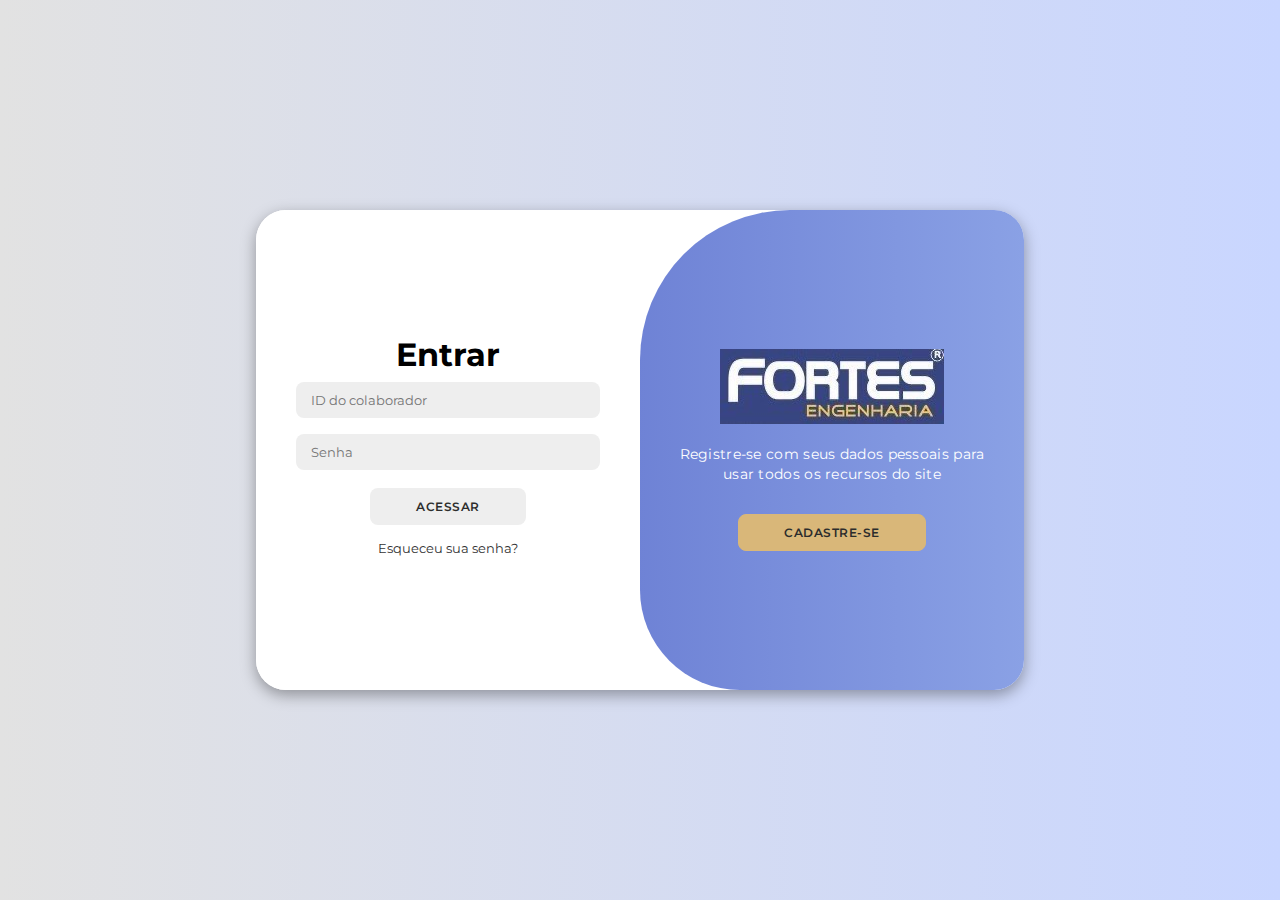
<file: fortes/index.html>
<!DOCTYPE html>
<html lang="en">

<head>
    <meta charset="UTF-8">
    <meta name="viewport" content="width=device-width, initial-scale=1.0">
    <link rel="stylesheet" href="https://cdnjs.cloudflare.com/ajax/libs/font-awesome/6.4.2/css/all.min.css">
    <link rel="stylesheet" href="style.css">
    <title>Fortes Login</title>
</head>

<body>

    <div class="container" id="container">
        <div class="form-container sign-up">
            <form>
                <h1>Criar uma conta</h1>
              
               
                <input type="text" placeholder="Nome">
                <input type="text" placeholder="ID do colaborador">
                <input type="password" placeholder="Senha">
                <button>Cadastrar</button>
            </form>
        </div>
        <div class="form-container sign-in">
            <form action="home.html" method="post">
                <h1>Entrar</h1>
              
               
                <input type="text" placeholder="ID do colaborador" required>
                <input type="password" placeholder="Senha" required>
               <button type="submit">Acessar</button>
                <a href="#">Esqueceu sua senha?</a>
                
            </form>
        </div>
        <div class="toggle-container">
            <div class="toggle">
                <div class="toggle-panel toggle-left">
                    <img class="logo_fortes" src="img/175202.jpeg">
                    
                    <p>Insira seus dados pessoais para usar todos os recursos do site</p>
                    <button class="hidden" id="login">Entrar</button>
                </div>
                <div class="toggle-panel toggle-right">
                    <img class="logo_fortes" src="img/175202.jpeg">
                    <p>Registre-se com seus dados pessoais para usar todos os recursos do site</p>
                    <button class="hidden" id="register">Cadastre-se</button>
                </div>
            </div>
        </div>
    </div>
    
    <!--========== Chamando o arquivo JS ==========-->
    <script src="script.js"></script>
</body>

</html>
</file>
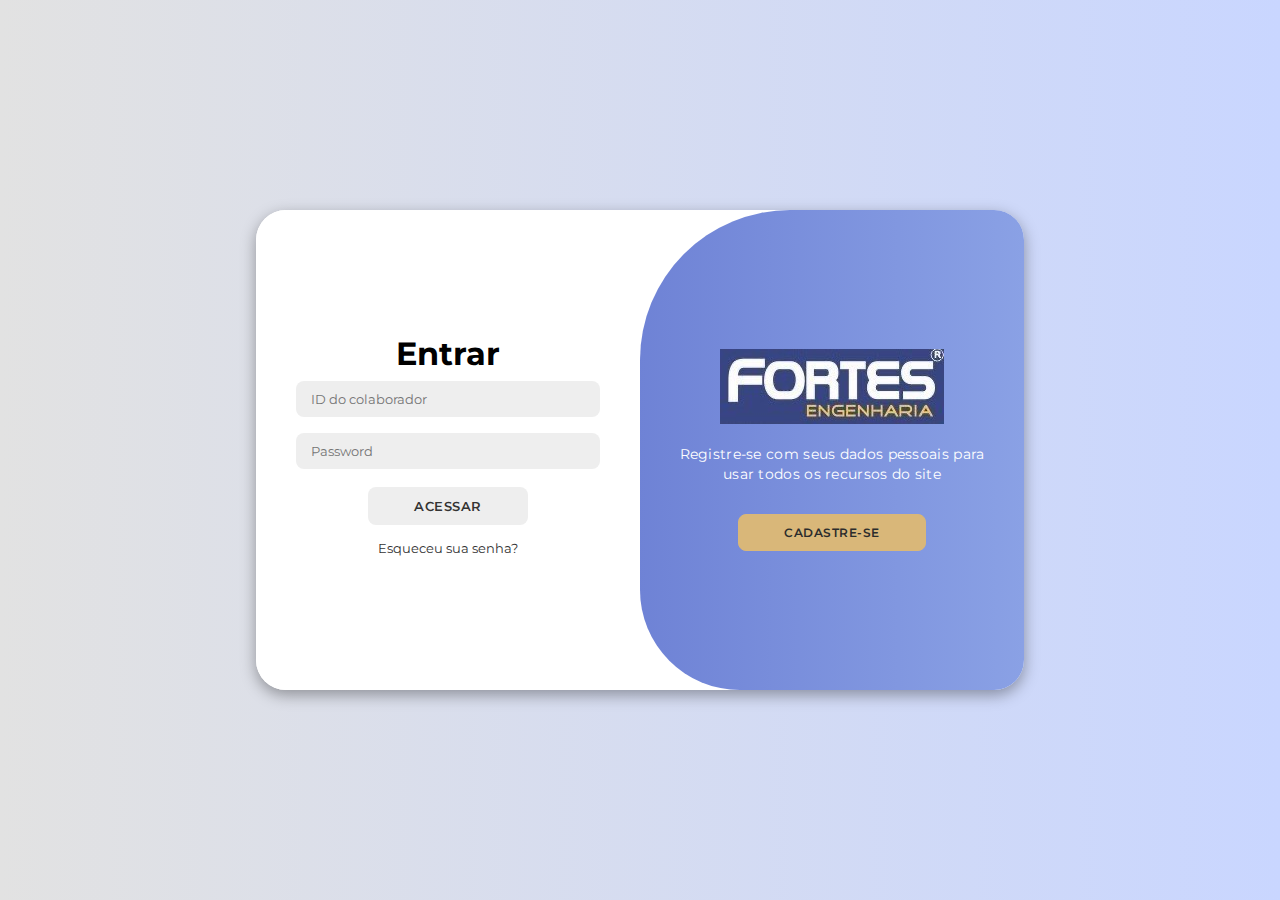
<file: WEB Fortes /fortes/index.html>
<!DOCTYPE html>
<html lang="en">

<head>
    <meta charset="UTF-8">
    <meta name="viewport" content="width=device-width, initial-scale=1.0">
    <link rel="stylesheet" href="https://cdnjs.cloudflare.com/ajax/libs/font-awesome/6.4.2/css/all.min.css">
    <link rel="stylesheet" href="style.css">
    <title>Fortes Login</title>
</head>

<body>

    <div class="container" id="container">
        <div class="form-container sign-up">
            <form>
                <h1>Criar uma conta</h1>
              
               
                <input type="text" placeholder="Name">
                <input type="text" placeholder="ID do colaborador">
                <input type="password" placeholder="Password">
                <button>Cadastrar</button>
            </form>
        </div>
        <div class="form-container sign-in">
            <form>
                <h1>Entrar</h1>
              
               
                <input type="text" placeholder="ID do colaborador" required>
                <input type="password" placeholder="Password" required>
               <button> <a href="home.html">Acessar</a></button>
                <a href="#">Esqueceu sua senha?</a>
                
            </form>
        </div>
        <div class="toggle-container">
            <div class="toggle">
                <div class="toggle-panel toggle-left">
                    <img class="logo_fortes" src="img/175202.jpeg">
                    
                    <p>Insira seus dados pessoais para usar todos os recursos do site</p>
                    <button class="hidden" id="login">Entrar</button>
                </div>
                <div class="toggle-panel toggle-right">
                    <img class="logo_fortes" src="img/175202.jpeg">
                    <p>Registre-se com seus dados pessoais para usar todos os recursos do site</p>
                    <button class="hidden" id="register">Cadastre-se</button>
                </div>
            </div>
        </div>
    </div>
    
    <!--========== Chamando o arquivo JS ==========-->
    <script src="script.js"></script>
</body>

</html>
</file>
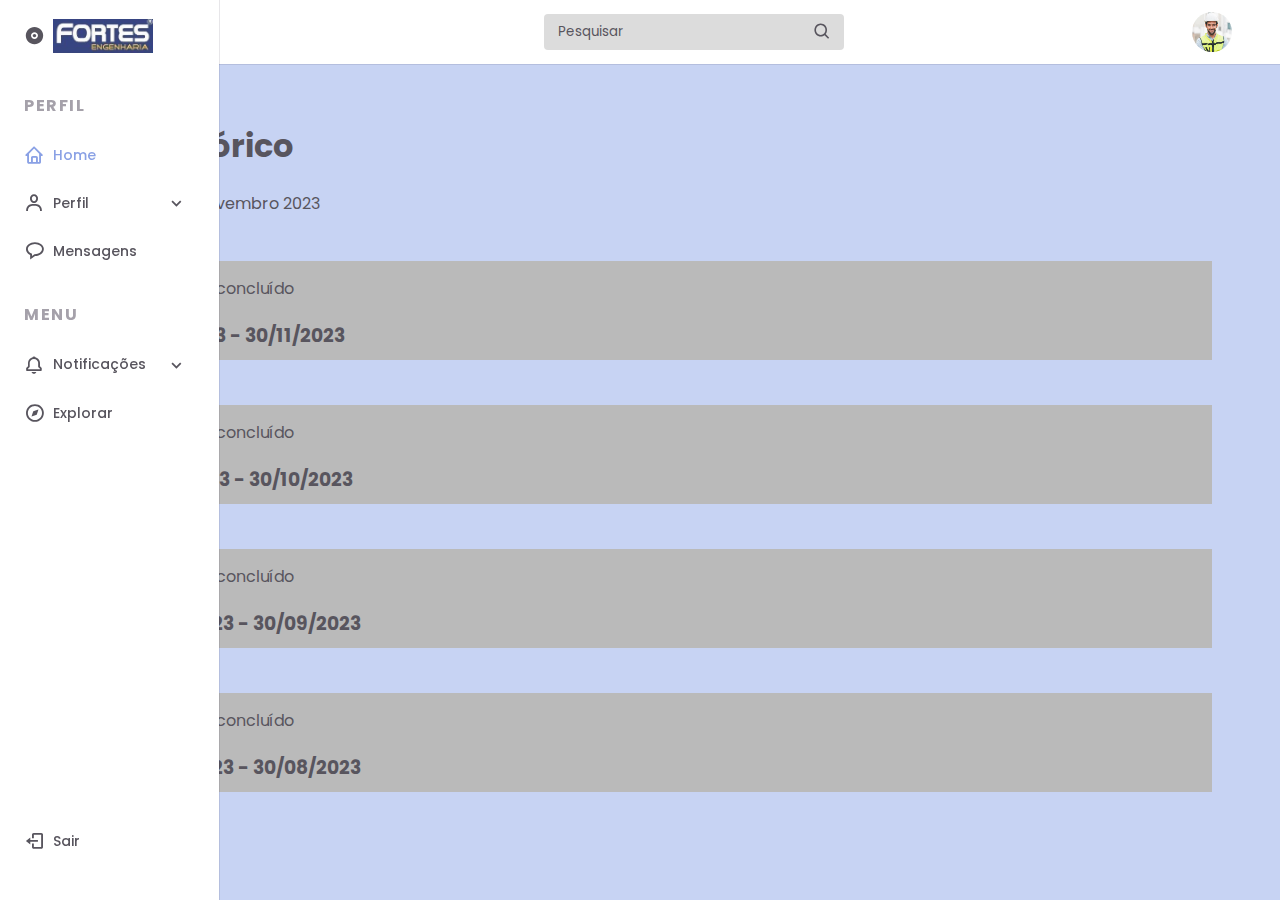
<file: fortes/historico.html>
<!DOCTYPE html>
    <html lang="en">
    <head>
        <meta charset="UTF-8">
        <meta name="viewport" content="width=device-width, initial-scale=1.0">

        <!--========== Ícones Box ==========-->
        <link rel="stylesheet" href="https://cdn.jsdelivr.net/npm/boxicons@latest/css/boxicons.min.css">

        <!--========== CSS ==========-->
        <link rel="stylesheet" href="historico.css">

        <title>Histórico</title>
    </head>
    <body>
        <!--========== HEADER ==========-->
        <header class="header">
            <div class="header__container">
                <img src="img/claudio.jpeg" alt="" class="header__img">

                <a href="home.html"><img src="img/175202.jpeg" width="100px"></a>
    
                <div class="header__search">
                    <input type="search" placeholder="Pesquisar" class="header__input">
                    <i class='bx bx-search header__icon'></i>
                </div>
    
                <div class="header__toggle">
                    <i class='bx bx-menu' id="header-toggle"></i>
                </div>
            </div>
        </header>

        <!--========== NAV ==========-->
        <div class="nav" id="navbar">
            <nav class="nav__container">
                <div>
                    <a href="#" class="nav__link nav__logo">
                        <i class='bx bxs-disc nav__icon' ></i>
                        <img src="img/175202.jpeg" width="100px">
                    </a>
    
                    <div class="nav__list">
                        <div class="nav__items">
                            <h3 class="nav__subtitle">Perfil</h3>
    
                            <a href="home.html" class="nav__link active">
                                <i class='bx bx-home nav__icon' ></i>
                                <span class="nav__name">Home</span>
                            </a>
                            
                            <div class="nav__dropdown">
                                <a href="#" class="nav__link">
                                    <i class='bx bx-user nav__icon' ></i>
                                    <span class="nav__name">Perfil</span>
                                    <i class='bx bx-chevron-down nav__icon nav__dropdown-icon'></i>
                                </a>

                                <div class="nav__dropdown-collapse">
                                    <div class="nav__dropdown-content">
                                        <a href="reserva_refeicao.html" class="nav__dropdown-item">Reserva</a>
                                        <a href="historico.html" class="nav__dropdown-item">Histórico</a>
                                        <a href="perfil.html" class="nav__dropdown-item">Perfil</a>
                                    </div>
                                </div>
                            </div>

                            <a href="#" class="nav__link">
                                <i class='bx bx-message-rounded nav__icon' ></i>
                                <span class="nav__name">Mensagens</span>
                            </a>
                        </div>
    
                        <div class="nav__items">
                            <h3 class="nav__subtitle">Menu</h3>
    
                            <div class="nav__dropdown">
                                <a href="#" class="nav__link">
                                    <i class='bx bx-bell nav__icon' ></i>
                                    <span class="nav__name">Notificações</span>
                                    <i class='bx bx-chevron-down nav__icon nav__dropdown-icon'></i>
                                </a>

                                <div class="nav__dropdown-collapse">
                                    <div class="nav__dropdown-content">
                                        <a href="#" class="nav__dropdown-item">Horário</a>
                                        <a href="#" class="nav__dropdown-item">Comunicação interna</a>
                                        <a href="#" class="nav__dropdown-item">Programação</a>
                                    </div>
                                </div>

                            </div>

                            <a href="#" class="nav__link">
                                <i class='bx bx-compass nav__icon' ></i>
                                <span class="nav__name">Explorar</span>
                            </a>
                        
                        </div>
                    </div>
                </div>

                <a href="index.html" class="nav__link nav__logout">
                    <i class='bx bx-log-out nav__icon' ></i>
                    <span class="nav__name">Sair</span>
                </a>
            </nav>
        </div>

        <!--========== Conteúdo ==========-->
        <main>
            <div class="historicohead">
                <h1 class="historico_primeiro_titulo">Histórico</h1>
                <p>Seg. 19novembro 2023</p>
              </div>
              <br>
              <div class="pedidoconcluido">
                <img src="img/check.png" width="20px" height="20px"><p class="pedidodivisao">Pedido concluído</p>
                <h3>01/11/2023 - 30/11/2023</h3>
              </div> 
              <br>
              <div class="pedidoconcluido">
                <img src="img/check.png" width="20px" height="20px"><p class="pedidodivisao">Pedido concluído</p>
                <h3>01/10/2023 - 30/10/2023</h3>
              </div>
              <br>
              <div class="pedidoconcluido">
                <img src="img/check.png" width="20px" height="20px"><p class="pedidodivisao">Pedido concluído</p>
                <h3>01/09/2023 - 30/09/2023</h3>
              </div>
              <br>
              <div class="pedidoconcluido">
                <img src="img/check.png" width="20px" height="20px"><p class="pedidodivisao">Pedido concluído</p>
                <h3>01/08/2023 - 30/08/2023</h3>
              </div>
              <br>
        </main>
         <!--========== Chamando o arquivo JS ==========-->
         <script src="main.js"></script>
        </body>
    </html>
</file>
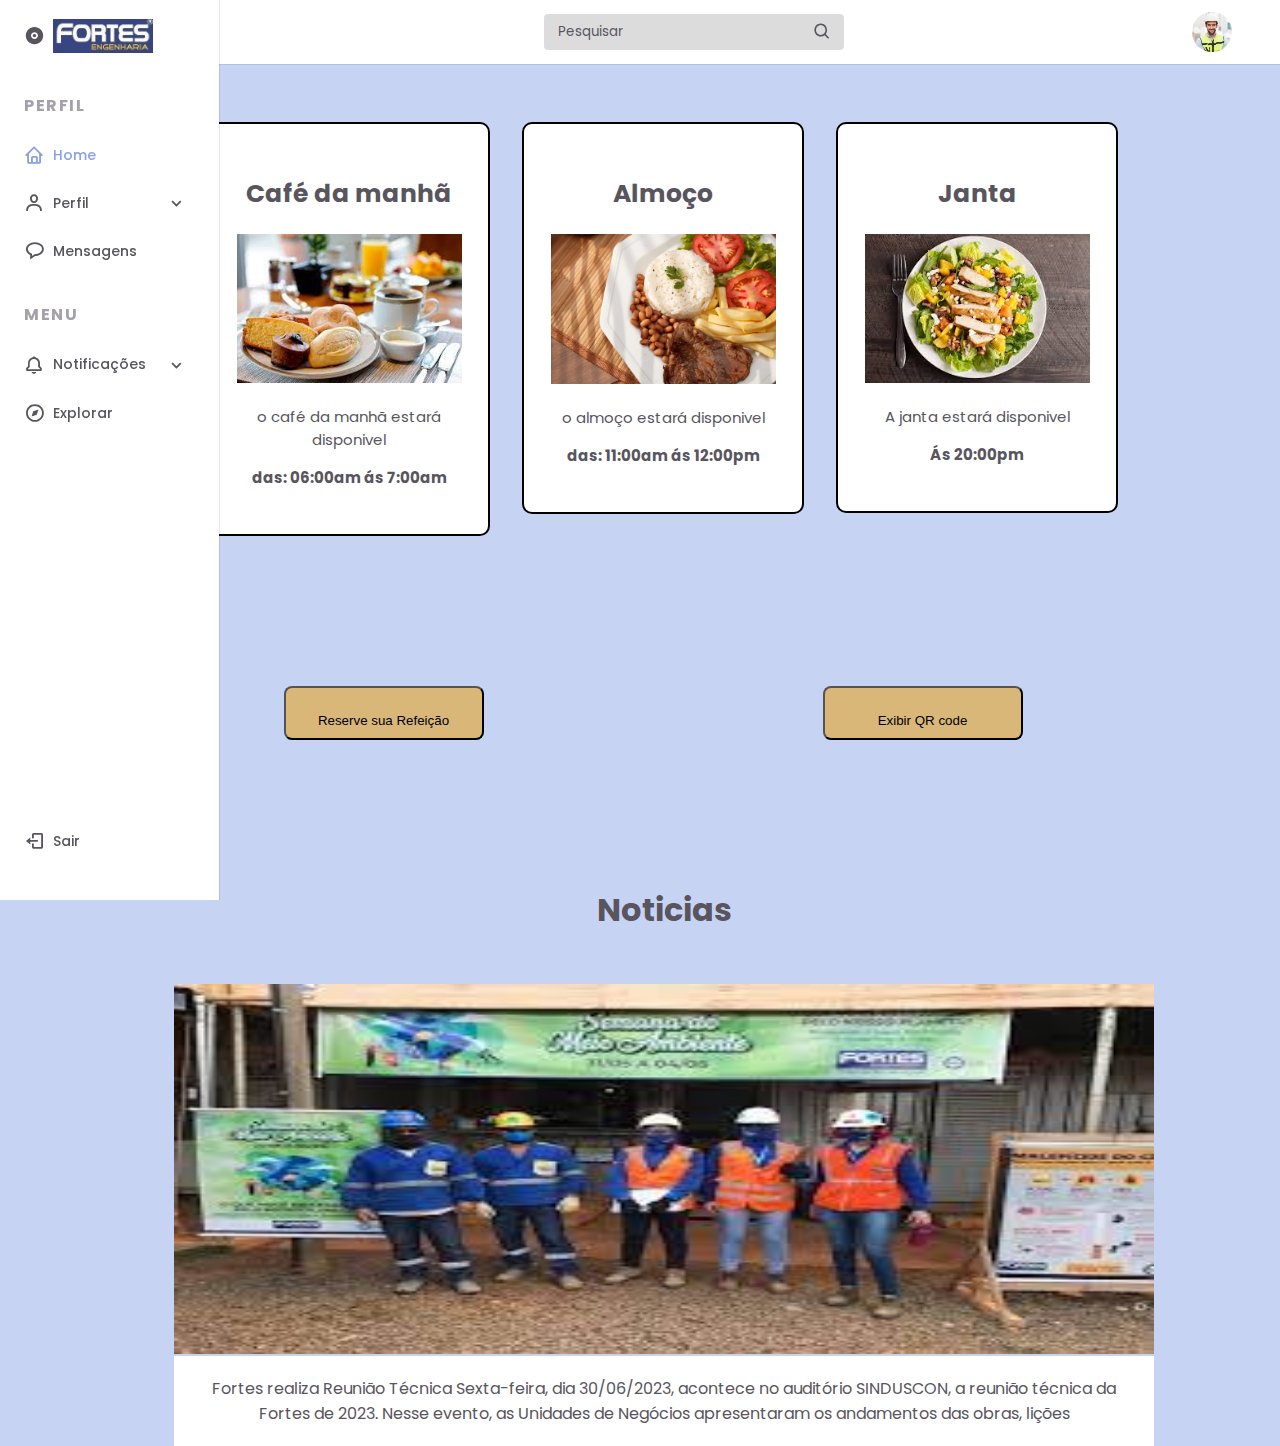
<file: fortes/home.html>
<!DOCTYPE html>
    <html lang="en">
    <head>
        <meta charset="UTF-8">
        <meta name="viewport" content="width=device-width, initial-scale=1.0">

        <!--========== Ícones Box ==========-->
        <link rel="stylesheet" href="https://cdn.jsdelivr.net/npm/boxicons@latest/css/boxicons.min.css">

        <!--========== CSS ==========-->
        <link rel="stylesheet" href="styles1.css">
        <title>Home</title>
    </head>
    <body>
        <!--========== HEADER ==========-->
        <header class="header">
            <div class="header__container">
                <img src="img/claudio.jpeg" alt="" class="header__img">

                <a href="home.html"><img src="img/175202.jpeg" width="100px"></a>
    
                <div class="header__search">
                    <input type="search" placeholder="Pesquisar" class="header__input">
                    <i class='bx bx-search header__icon'></i>
                </div>
    
                <div class="header__toggle">
                    <i class='bx bx-menu' id="header-toggle"></i>
                </div>
            </div>
        </header>

        <!--========== NAV ==========-->
        <div class="nav" id="navbar">
            <nav class="nav__container">
                <div>
                    <a href="#" class="nav__link nav__logo">
                        <i class='bx bxs-disc nav__icon' ></i>
                        <img src="img/175202.jpeg" width="100px">
                    </a>
    
                    <div class="nav__list">
                        <div class="nav__items">
                            <h3 class="nav__subtitle">Perfil</h3>
    
                            <a href="home.html" class="nav__link active">
                                <i class='bx bx-home nav__icon' ></i>
                                <span class="nav__name">Home</span>
                            </a>
                            
                            <div class="nav__dropdown">
                                <a href="#" class="nav__link">
                                    <i class='bx bx-user nav__icon' ></i>
                                    <span class="nav__name">Perfil</span>
                                    <i class='bx bx-chevron-down nav__icon nav__dropdown-icon'></i>
                                </a>

                                <div class="nav__dropdown-collapse">
                                    <div class="nav__dropdown-content">
                                        <a href="reserva_refeicao.html" class="nav__dropdown-item">Reserva</a>
                                        <a href="historico.html" class="nav__dropdown-item">Histórico</a>
                                        <a href="perfil.html" class="nav__dropdown-item">Perfil</a>
                                    </div>
                                </div>
                            </div>

                            <a href="#" class="nav__link">
                                <i class='bx bx-message-rounded nav__icon' ></i>
                                <span class="nav__name">Mensagens</span>
                            </a>
                        </div>
    
                        <div class="nav__items">
                            <h3 class="nav__subtitle">Menu</h3>
    
                            <div class="nav__dropdown">
                                <a href="#" class="nav__link">
                                    <i class='bx bx-bell nav__icon' ></i>
                                    <span class="nav__name">Notificações</span>
                                    <i class='bx bx-chevron-down nav__icon nav__dropdown-icon'></i>
                                </a>

                                <div class="nav__dropdown-collapse">
                                    <div class="nav__dropdown-content">
                                        <a href="#" class="nav__dropdown-item">Horário</a>
                                        <a href="#" class="nav__dropdown-item">Comunicação interna</a>
                                        <a href="#" class="nav__dropdown-item">Programação</a>
                                    </div>
                                </div>

                            </div>

                            <a href="#" class="nav__link">
                                <i class='bx bx-compass nav__icon' ></i>
                                <span class="nav__name">Explorar</span>
                            </a>
                           
                        </div>
                    </div>
                </div>

                <a href="index.html" class="nav__link nav__logout">
                    <i class='bx bx-log-out nav__icon' ></i>
                    <span class="nav__name">Sair</span>
                </a>
            </nav>
        </div>

        <!--========== Conteúdo ==========-->
        <main>
            
            <ul class="produtos">
                <li>
                    <h2>Café da manhã</h2>
                    <img src="img/cafe da mnanha 11.jpeg" width="225px">
                    <p class="produto-descricao">o café da manhã estará disponivel</p>
                    <p class="produto-horario">das: 06:00am ás 7:00am</p>
                </li>
                <li>
                    <h2>Almoço</h2>
                    <img src="img/depositphotos_84002616-stock-photo-meat-rice-and-beans.jpeg" width="225px">
                    <p class="produto-descricao">o almoço estará disponivel</p>
                    <p class="produto-horario">das: 11:00am ás 12:00pm</p>
                </li>
                <li>
                    <h2>Janta</h2>
                    <img src="img/images.jpeg" width="225px">
                    <p class="produto-descricao">A janta estará disponivel</p>
                    <p class="produto-horario">Ás 20:00pm</p>
                </li>
            </ul>

            <div class="botoes" >
                <a href="reserva_refeicao.html"><input class="botao_reserva" id="botaoAcesso" type="submit" value="Reserve sua Refeição" /></a>
              
                <a href="QRcode.html"><input class="botao_QRcode" id="botaoAcesso" type="submit" value="Exibir QR code" /></a>
             </div>
             <br>
             <!--====== Slide show noticias Fortes Engenharia =======-->
             <h1>Noticias</h1>
             <div class="div-slider">
                <ul class="slides-front">
                  <input type="radio" name="radio-btn" id="img-1" checked="">
                  <li class="slide-container">
                  <div class="slide">
                    <img src="img/fortes noticias .jpeg">
                    <p>Fortes realiza Reunião Técnica
                        Sexta-feira, dia 30/06/2023, acontece no auditório SINDUSCON, a reunião técnica da Fortes de 2023. Nesse evento, as Unidades de Negócios apresentaram os andamentos das obras, lições</p>
                      </div>
                  <div class="navegacao">
                    <label for="img-3" class="prev">‹</label>
                    <label for="img-2" class="next">›</label>
                  </div>
                  </li>
              
                  <input type="radio" name="radio-btn" id="img-2">
                  <li class="slide-container">
                      <div class="slide">
                        <img src="img/fortes noticias 1 .jpeg">
                        <p>Novo Pilar da Fortes Engenharia: Fortificar!
                            Apresentamos agora o novo pilar social da Fortes Engenharia, o programa: Fortificar! Nosso objetivo é ser uma empresa que deixa marcas na transformação econômica e social</p>
                      </div>
                  <div class="navegacao">
                    <label for="img-1" class="prev">‹</label>
                    <label for="img-3" class="next">›</label>
                  </div>
                  </li>
              
                  <input type="radio" name="radio-btn" id="img-3">
                  <li class="slide-container">
                      <div class="slide">
                        <img src="img/fortes noticias 2 .jpeg">
                        <p>Novo Pilar da Fortes Engenharia: Fortificar!
                            Apresentamos agora o novo pilar social da Fortes Engenharia, o programa: Fortificar! Nosso objetivo é ser uma empresa que deixa marcas na transformação econômica e social</p>
                      </div>
                  <div class="navegacao">
                    <label for="img-2" class="prev">‹</label>
                    <label for="img-1" class="next">›</label>
                  </div>
                  </li>
              
                  <li class="nav-dots">
                    <label for="img-1" class="nav-dot" id="img-dot-1"></label>
                    <label for="img-2" class="nav-dot" id="img-dot-2"></label>
                    <label for="img-3" class="nav-dot" id="img-dot-3"></label>
                  </li>
                </ul>
              </div>
             
              
            
        </main>

        <!--========== Chamando o arquivo JS ==========-->
        <script src="main.js"></script>
    </body>
</html>
</file>
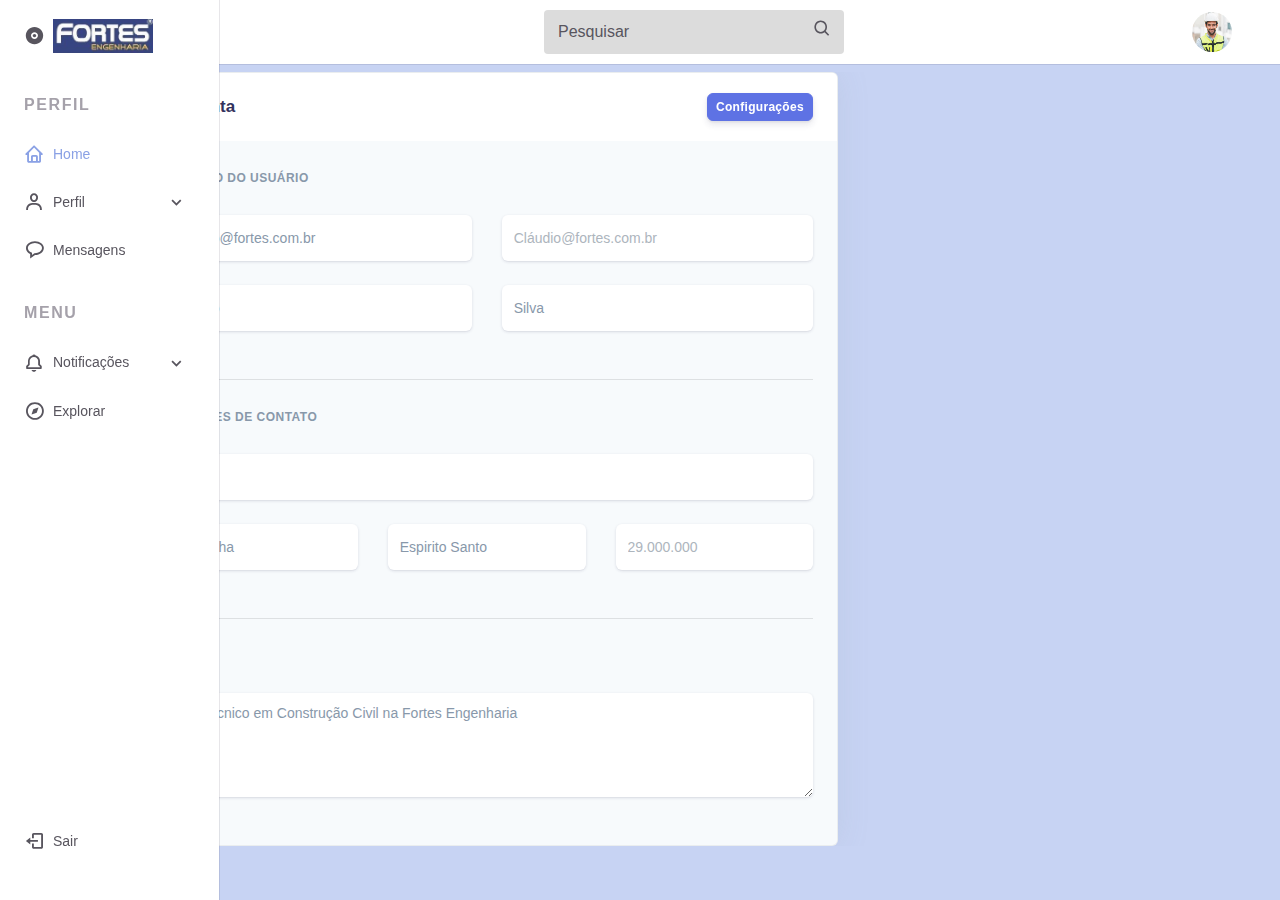
<file: fortes/perfil.html>
<!DOCTYPE html>
    <html lang="en">
    <head>
        <meta charset="UTF-8">
        <meta name="viewport" content="width=device-width, initial-scale=1.0">

        <!--========== ícones Box ==========-->
        <link rel="stylesheet" href="https://cdn.jsdelivr.net/npm/boxicons@latest/css/boxicons.min.css">

        <!--========== CSS ==========-->
        <link rel="stylesheet" href="perfil.css">

        <title>Perfil</title>
    </head>
    <body>
        <!--========== HEADER ==========-->
        <header class="header">
            <div class="header__container">
                <img src="img/claudio.jpeg" alt="" class="header__img">

                <a href="home.html"><img src="img/175202.jpeg" width="100px"></a>
    
                <div class="header__search">
                    <input type="search" placeholder="Pesquisar" class="header__input">
                    <i class='bx bx-search header__icon'></i>
                </div>
    
                <div class="header__toggle">
                    <i class='bx bx-menu' id="header-toggle"></i>
                </div>
            </div>
        </header>

        <!--========== NAV ==========-->
        <div class="nav" id="navbar">
            <nav class="nav__container">
                <div>
                    <a href="#" class="nav__link nav__logo">
                        <i class='bx bxs-disc nav__icon' ></i>
                        <img src="img/175202.jpeg" width="100px">
                    </a>
    
                    <div class="nav__list">
                        <div class="nav__items">
                            <h3 class="nav__subtitle">Perfil</h3>
    
                            <a href="home.html" class="nav__link active">
                                <i class='bx bx-home nav__icon' ></i>
                                <span class="nav__name">Home</span>
                            </a>
                            
                            <div class="nav__dropdown">
                                <a href="#" class="nav__link">
                                    <i class='bx bx-user nav__icon' ></i>
                                    <span class="nav__name">Perfil</span>
                                    <i class='bx bx-chevron-down nav__icon nav__dropdown-icon'></i>
                                </a>

                                <div class="nav__dropdown-collapse">
                                    <div class="nav__dropdown-content">
                                        <a href="reserva_refeicao.html" class="nav__dropdown-item">Reserva</a>
                                        <a href="historico.html" class="nav__dropdown-item">Histórico</a>
                                        <a href="perfil.html" class="nav__dropdown-item">Perfil</a>
                                    </div>
                                </div>
                            </div>

                            <a href="#" class="nav__link">
                                <i class='bx bx-message-rounded nav__icon' ></i>
                                <span class="nav__name">Mensagens</span>
                            </a>
                        </div>
    
                        <div class="nav__items">
                            <h3 class="nav__subtitle">Menu</h3>
    
                            <div class="nav__dropdown">
                                <a href="#" class="nav__link">
                                    <i class='bx bx-bell nav__icon' ></i>
                                    <span class="nav__name">Notificações</span>
                                    <i class='bx bx-chevron-down nav__icon nav__dropdown-icon'></i>
                                </a>

                                <div class="nav__dropdown-collapse">
                                  <div class="nav__dropdown-content">
                                      <a href="#" class="nav__dropdown-item">Horário</a>
                                      <a href="#" class="nav__dropdown-item">Comunicação interna</a>
                                      <a href="#" class="nav__dropdown-item">Programação</a>
                                  </div>
                              </div>

                            </div>

                            <a href="#" class="nav__link">
                                <i class='bx bx-compass nav__icon' ></i>
                                <span class="nav__name">Explorar</span>
                            </a>
                           
                        </div>
                    </div>
                </div>

                <a href="index.html" class="nav__link nav__logout">
                    <i class='bx bx-log-out nav__icon' ></i>
                    <span class="nav__name">Sair</span>
                </a>
            </nav>
        </div>

        <!--========== Conteúdo ==========-->
        <main>
            
           <!-- Conteúdo da página -->
  
          <div class="col-xl-8 order-xl-1">
            <div class="card bg-secondary shadow">
              <div class="card-header bg-white border-0">
                <div class="row align-items-center">
                  <div class="col-8">
                    <h3 class="mb-0">Minha conta</h3>
                  </div>
                  <div class="col-4 text-right">
                    <a href="#!" class="btn btn-sm btn-primary">Configurações</a>
                  </div>
                </div>
              </div>
              <div class="card-body">
                <form>
                  <h6 class="heading-small text-muted mb-4">Informação do usuário</h6>
                  <div class="pl-lg-4">
                    <div class="row">
                      <div class="col-lg-6">
                        <div class="form-group focused">
                          <label class="form-control-label" for="input-username">Usuário</label>
                          <input type="text" id="input-username" class="form-control form-control-alternative" placeholder="Nome de Usuário" value="Cláudio@fortes.com.br">
                        </div>
                      </div>
                      <div class="col-lg-6">
                        <div class="form-group">
                          <label class="form-control-label" for="input-email">Email</label>
                          <input type="email" id="input-email" class="form-control form-control-alternative" placeholder="Cláudio@fortes.com.br">
                        </div>
                      </div>
                    </div>
                    <div class="row">
                      <div class="col-lg-6">
                        <div class="form-group focused">
                          <label class="form-control-label" for="input-first-name">Nome</label>
                          <input type="text" id="input-first-name" class="form-control form-control-alternative" placeholder="Nome" value="Cláudio">
                        </div>
                      </div>
                      <div class="col-lg-6">
                        <div class="form-group focused">
                          <label class="form-control-label" for="input-last-name">Sobrenome</label>
                          <input type="text" id="input-last-name" class="form-control form-control-alternative" placeholder="Sobrenome" value="Silva">
                        </div>
                      </div>
                    </div>
                  </div>
                  <hr class="my-4">
                  <!-- Address -->
                  <h6 class="heading-small text-muted mb-4">Informações de contato</h6>
                  <div class="pl-lg-4">
                    <div class="row">
                      <div class="col-md-12">
                        <div class="form-group focused">
                          <label class="form-control-label" for="input-address">Endereço</label>
                          <input id="input-address" class="form-control form-control-alternative" placeholder="Endereço de casa" value="Rua " type="text">
                        </div>
                      </div>
                    </div>
                    <div class="row">
                      <div class="col-lg-4">
                        <div class="form-group focused">
                          <label class="form-control-label" for="input-city">Cidade</label>
                          <input type="text" id="input-city" class="form-control form-control-alternative" placeholder="Cidade" value="Vila Velha">
                        </div>
                      </div>
                      <div class="col-lg-4">
                        <div class="form-group focused">
                          <label class="form-control-label" for="input-country">Estado</label>
                          <input type="text" id="input-country" class="form-control form-control-alternative" placeholder="Estado" value="Espirito Santo">
                        </div>
                      </div>
                      <div class="col-lg-4">
                        <div class="form-group">
                          <label class="form-control-label" for="input-country">CEP</label>
                          <input type="number" id="input-postal-code" class="form-control form-control-alternative" placeholder="29.000.000">
                        </div>
                      </div>
                    </div>
                  </div>
                  <hr class="my-4">
                  <!-- Descrição -->
                  <h6 class="heading-small text-muted mb-4">Sobre mim</h6>
                  <div class="pl-lg-4">
                    <div class="form-group focused">
                      <label>Sobre mim</label>
                      <textarea rows="4" class="form-control form-control-alternative" placeholder="Um pouco sobre você...">Sou Técnico em Construção Civil na Fortes Engenharia</textarea>
                    </div>
                  </div>
                </form>
              </div>
            </div>
          </div>
        </div>
      </div>
    </div>
 
  </body>
  </body>
  </html>
  
        </main>

        <!--========== Chamando o arquivo JS ==========-->
        <script src="main.js"></script>
    </body>
</html>
</file>
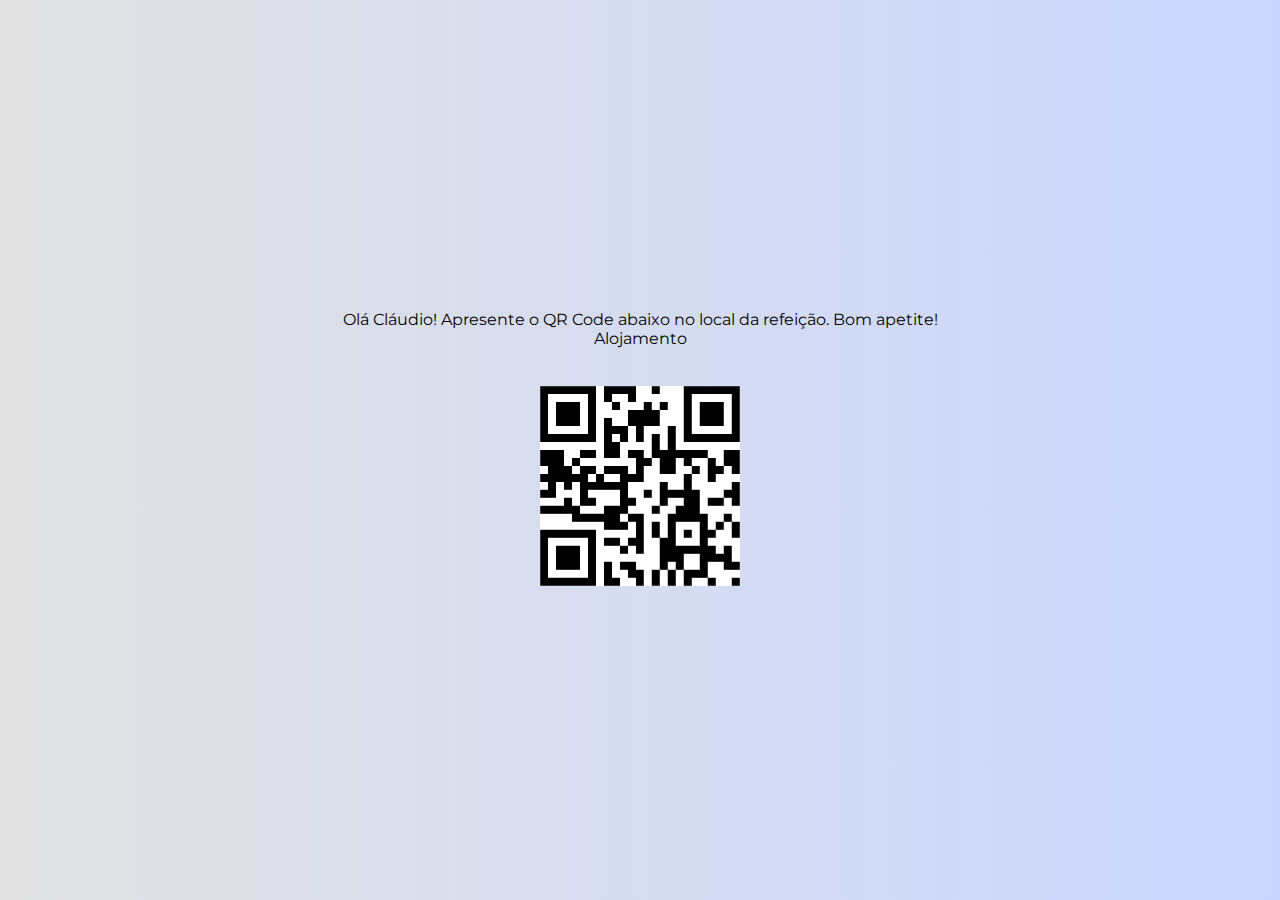
<file: fortes/QRcode.html>
<!DOCTYPE html>
<html>
  <head>
    <link rel="stylesheet" href="style.css" />
    <title>QR Code</title>
    <meta charset="utf-8">
    <meta name="viewport" content="width=device-width">
  </head>

  </header>
  
  <body>
    <p class="bemvindo">Olá Cláudio! Apresente o QR Code abaixo no local da refeição. Bom apetite!</p>
    <p class="alojamento">Alojamento</p>
    <br><br>
    <a href="home.html"><img class="qrcode" src="img/qrcode.jpeg" width= 200px height= 200px></a>
  </body>
</html>
</file>
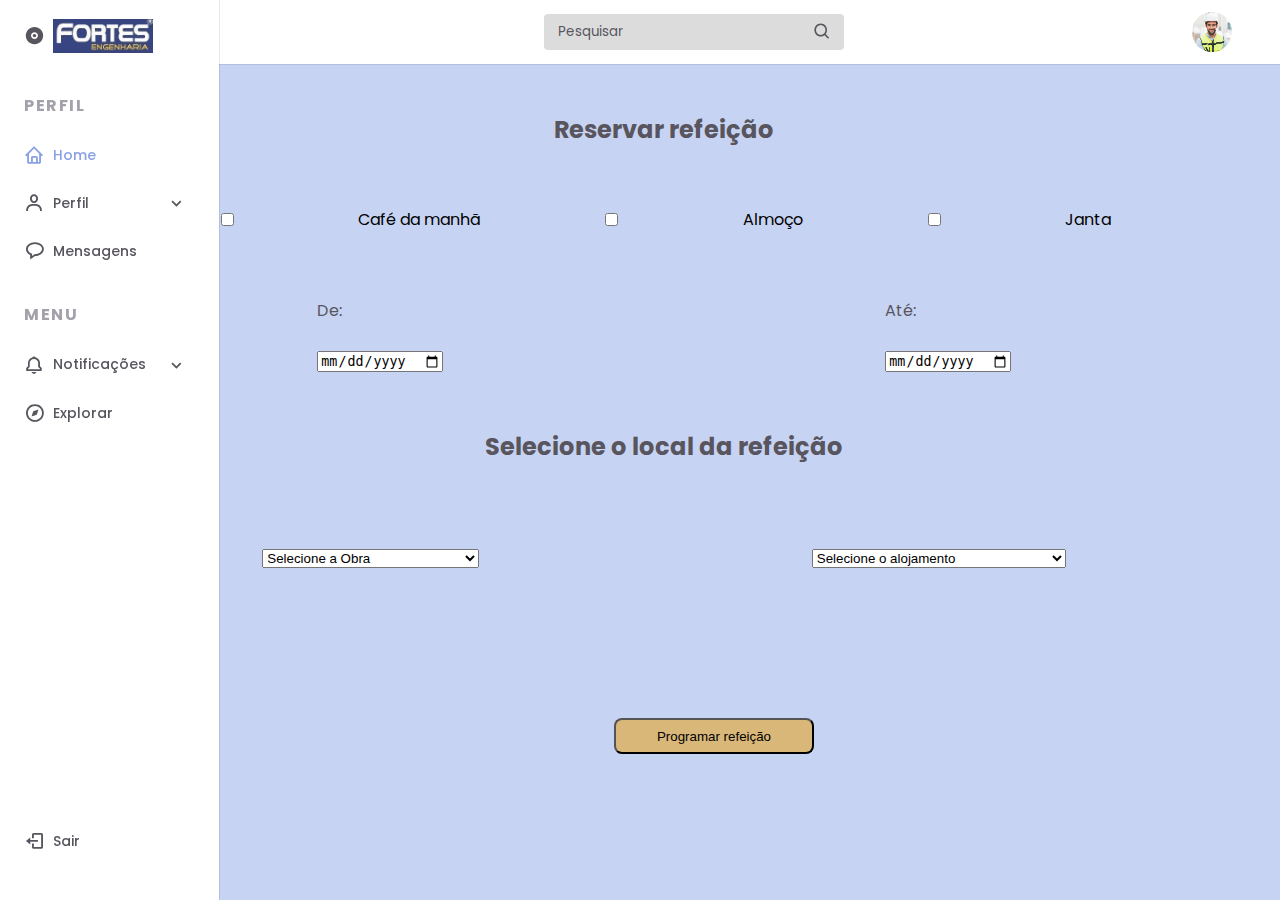
<file: fortes/reserva_refeicao.html>
<!DOCTYPE html>
    <html lang="en">
    <head>
        <meta charset="UTF-8">
        <meta name="viewport" content="width=device-width, initial-scale=1.0">

        <!--========== ícones Box ==========-->
        <link rel="stylesheet" href="https://cdn.jsdelivr.net/npm/boxicons@latest/css/boxicons.min.css">

        <!--========== CSS ==========-->
        <link rel="stylesheet" href="reserva_refeicao.css">

        <title>Reservar Refeição</title>
    </head>
    <body>
        <!--========== HEADER ==========-->
        <header class="header">
            <div class="header__container">
                <img src="img/claudio.jpeg" alt="" class="header__img">

                <a href="home.html"><img src="img/175202.jpeg" width="100px"></a>
    
                <div class="header__search">
                    <input type="search" placeholder="Pesquisar" class="header__input">
                    <i class='bx bx-search header__icon'></i>
                </div>
    
                <div class="header__toggle">
                    <i class='bx bx-menu' id="header-toggle"></i>
                </div>
            </div>
        </header>

        <!--========== NAV ==========-->
        <div class="nav" id="navbar">
            <nav class="nav__container">
                <div>
                    <a href="#" class="nav__link nav__logo">
                        <i class='bx bxs-disc nav__icon' ></i>
                        <img src="img/175202.jpeg" width="100px">
                    </a>
    
                    <div class="nav__list">
                        <div class="nav__items">
                            <h3 class="nav__subtitle">Perfil</h3>
    
                            <a href="home.html" class="nav__link active">
                                <i class='bx bx-home nav__icon' ></i>
                                <span class="nav__name">Home</span>
                            </a>
                            
                            <div class="nav__dropdown">
                                <a href="#" class="nav__link">
                                    <i class='bx bx-user nav__icon' ></i>
                                    <span class="nav__name">Perfil</span>
                                    <i class='bx bx-chevron-down nav__icon nav__dropdown-icon'></i>
                                </a>

                                <div class="nav__dropdown-collapse">
                                    <div class="nav__dropdown-content">
                                        <a href="reserva_refeicao.html" class="nav__dropdown-item">Reserva</a>
                                        <a href="historico.html" class="nav__dropdown-item">Histórico</a>
                                        <a href="perfil.html" class="nav__dropdown-item">Perfil</a>
                                    </div>
                                </div>
                            </div>

                            <a href="#" class="nav__link">
                                <i class='bx bx-message-rounded nav__icon' ></i>
                                <span class="nav__name">Mensagens</span>
                            </a>
                        </div>
    
                        <div class="nav__items">
                            <h3 class="nav__subtitle">Menu</h3>
    
                            <div class="nav__dropdown">
                                <a href="#" class="nav__link">
                                    <i class='bx bx-bell nav__icon' ></i>
                                    <span class="nav__name">Notificações</span>
                                    <i class='bx bx-chevron-down nav__icon nav__dropdown-icon'></i>
                                </a>

                                <div class="nav__dropdown-collapse">
                                    <div class="nav__dropdown-content">
                                        <a href="#" class="nav__dropdown-item">Horário</a>
                                        <a href="#" class="nav__dropdown-item">Comunicação interna</a>
                                        <a href="#" class="nav__dropdown-item">Programação</a>
                                    </div>
                                </div>

                            </div>

                            <a href="#" class="nav__link">
                                <i class='bx bx-compass nav__icon' ></i>
                                <span class="nav__name">Explorar</span>
                            </a>
                            
                        </div>
                    </div>
                </div>

                <a href="index.html" class="nav__link nav__logout">
                    <i class='bx bx-log-out nav__icon' ></i>
                    <span class="nav__name">Sair</span>
                </a>
            </nav>
        </div>
                <main>
             
    
  <h2 class="reservarrefeicao">Reservar refeição</h2>
   
  <div class="selecionar_refeicao">
    <input type="checkbox">Café da manhã
    <input type="checkbox">Almoço
    <input type="checkbox">Janta
  </div>
   
    <div class="calendario">
      <p>De:<br><br><input id="date" type="date" /></p>
      
 
      <p>Até:<br><br><input id="date" type="date" /></p>
      
    </div>
     
      <h2 class="selecionar_local">Selecione o local da refeição</h2>
     <br>
    
        <div class="elem-group">
          <label for="Selecione a Obra">Selecione a Obra</label>
          <select id="Selecione a Obra" name="Selecione a Obra" required>
              <option value="">Selecione a Obra</option>
              <option value="connecting">Obra - Espirito Santo (Vila velha)</option>
              <option value="adjoining">Obra - Rio de janeiro (Rio 1)</option>
              <option value="adjacent">Obra - Rio de janeiro (Rio 2)</option>
          </select>

          <div class="elem-group">
            <label for="Selecione a Obra">Selecione o alojamento</label>
            <select id="Selecione a Obra" name="Selecione a Obra" required>
                <option value="">Selecione o alojamento</option>
                <option value="connecting">Alojamento - Espirito Santo (Vila velha)</option>
                <option value="adjoining">Alojamento - Rio de janeiro (Rio 1)</option>
                <option value="adjacent">Alojamento - Rio de janeiro (Rio 2)</option>
            </select>
          </div>

        
       </div>      
        </main>
<footer>
  <form action="historico.html" method="post">
  <button type="submit">Programar refeição</button>
</form>
</footer>
  
   <!--========== Chamando o arquivo JS ==========--> 
   <script src="main.js"></script>
 </body>
</html>
</file>
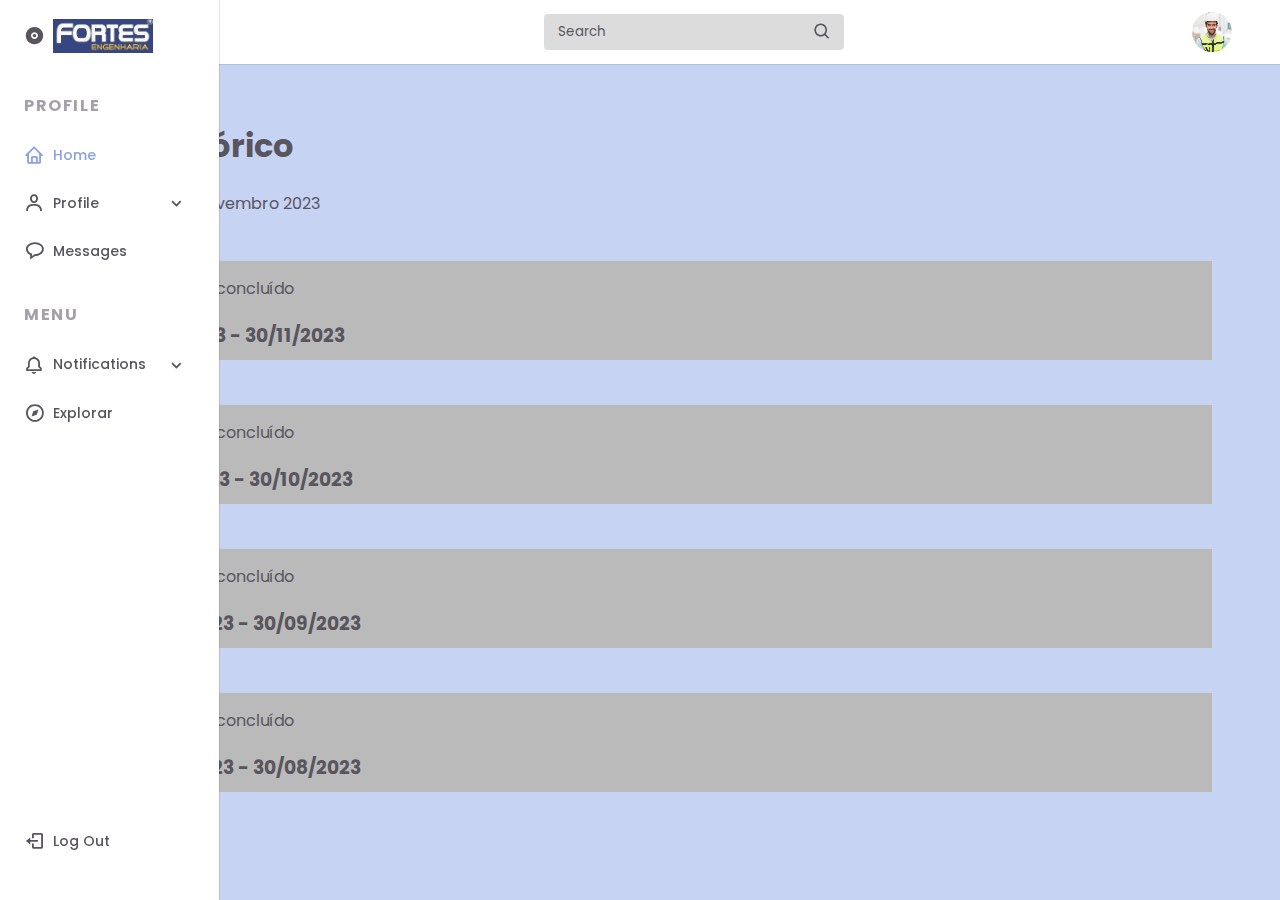
<file: WEB Fortes /fortes/historico.html>
<!DOCTYPE html>
    <html lang="en">
    <head>
        <meta charset="UTF-8">
        <meta name="viewport" content="width=device-width, initial-scale=1.0">

        <!--========== Ícones Box ==========-->
        <link rel="stylesheet" href="https://cdn.jsdelivr.net/npm/boxicons@latest/css/boxicons.min.css">

        <!--========== CSS ==========-->
        <link rel="stylesheet" href="historico.css">

        <title>Responsive sidebar submenus</title>
    </head>
    <body>
        <!--========== HEADER ==========-->
        <header class="header">
            <div class="header__container">
                <img src="img/claudio.jpeg" alt="" class="header__img">

                <a href="home.html"><img src="img/175202.jpeg" width="100px"></a>
    
                <div class="header__search">
                    <input type="search" placeholder="Search" class="header__input">
                    <i class='bx bx-search header__icon'></i>
                </div>
    
                <div class="header__toggle">
                    <i class='bx bx-menu' id="header-toggle"></i>
                </div>
            </div>
        </header>

        <!--========== NAV ==========-->
        <div class="nav" id="navbar">
            <nav class="nav__container">
                <div>
                    <a href="#" class="nav__link nav__logo">
                        <i class='bx bxs-disc nav__icon' ></i>
                        <img src="img/175202.jpeg" width="100px">
                    </a>
    
                    <div class="nav__list">
                        <div class="nav__items">
                            <h3 class="nav__subtitle">Profile</h3>
    
                            <a href="home.html" class="nav__link active">
                                <i class='bx bx-home nav__icon' ></i>
                                <span class="nav__name">Home</span>
                            </a>
                            
                            <div class="nav__dropdown">
                                <a href="#" class="nav__link">
                                    <i class='bx bx-user nav__icon' ></i>
                                    <span class="nav__name">Profile</span>
                                    <i class='bx bx-chevron-down nav__icon nav__dropdown-icon'></i>
                                </a>

                                <div class="nav__dropdown-collapse">
                                    <div class="nav__dropdown-content">
                                        <a href="reserva_refeicao.html" class="nav__dropdown-item">Reserva</a>
                                        <a href="historico.html" class="nav__dropdown-item">Histórico</a>
                                        <a href="perfil.html" class="nav__dropdown-item">Perfil</a>
                                    </div>
                                </div>
                            </div>

                            <a href="#" class="nav__link">
                                <i class='bx bx-message-rounded nav__icon' ></i>
                                <span class="nav__name">Messages</span>
                            </a>
                        </div>
    
                        <div class="nav__items">
                            <h3 class="nav__subtitle">Menu</h3>
    
                            <div class="nav__dropdown">
                                <a href="#" class="nav__link">
                                    <i class='bx bx-bell nav__icon' ></i>
                                    <span class="nav__name">Notifications</span>
                                    <i class='bx bx-chevron-down nav__icon nav__dropdown-icon'></i>
                                </a>

                                <div class="nav__dropdown-collapse">
                                    <div class="nav__dropdown-content">
                                        <a href="#" class="nav__dropdown-item">Horário</a>
                                        <a href="#" class="nav__dropdown-item">Comunicação interna</a>
                                        <a href="#" class="nav__dropdown-item">Programação</a>
                                    </div>
                                </div>

                            </div>

                            <a href="#" class="nav__link">
                                <i class='bx bx-compass nav__icon' ></i>
                                <span class="nav__name">Explorar</span>
                            </a>
                        
                        </div>
                    </div>
                </div>

                <a href="index.html" class="nav__link nav__logout">
                    <i class='bx bx-log-out nav__icon' ></i>
                    <span class="nav__name">Log Out</span>
                </a>
            </nav>
        </div>

        <!--========== Conteúdo ==========-->
        <main>
            <div class="historicohead">
                <h1 class="historico_primeiro_titulo">Histórico</h1>
                <p>Seg. 19novembro 2023</p>
              </div>
              <br>
              <div class="pedidoconcluido">
                <img src="img/check.png" width="20px" height="20px"><p class="pedidodivisao">Pedido concluído</p>
                <h3>01/11/2023 - 30/11/2023</h3>
              </div> 
              <br>
              <div class="pedidoconcluido">
                <img src="img/check.png" width="20px" height="20px"><p class="pedidodivisao">Pedido concluído</p>
                <h3>01/10/2023 - 30/10/2023</h3>
              </div>
              <br>
              <div class="pedidoconcluido">
                <img src="img/check.png" width="20px" height="20px"><p class="pedidodivisao">Pedido concluído</p>
                <h3>01/09/2023 - 30/09/2023</h3>
              </div>
              <br>
              <div class="pedidoconcluido">
                <img src="img/check.png" width="20px" height="20px"><p class="pedidodivisao">Pedido concluído</p>
                <h3>01/08/2023 - 30/08/2023</h3>
              </div>
              <br>
        </main>
         <!--========== Chamando o arquivo JS ==========-->
         <script src="main.js"></script>
        </body>
    </html>
</file>
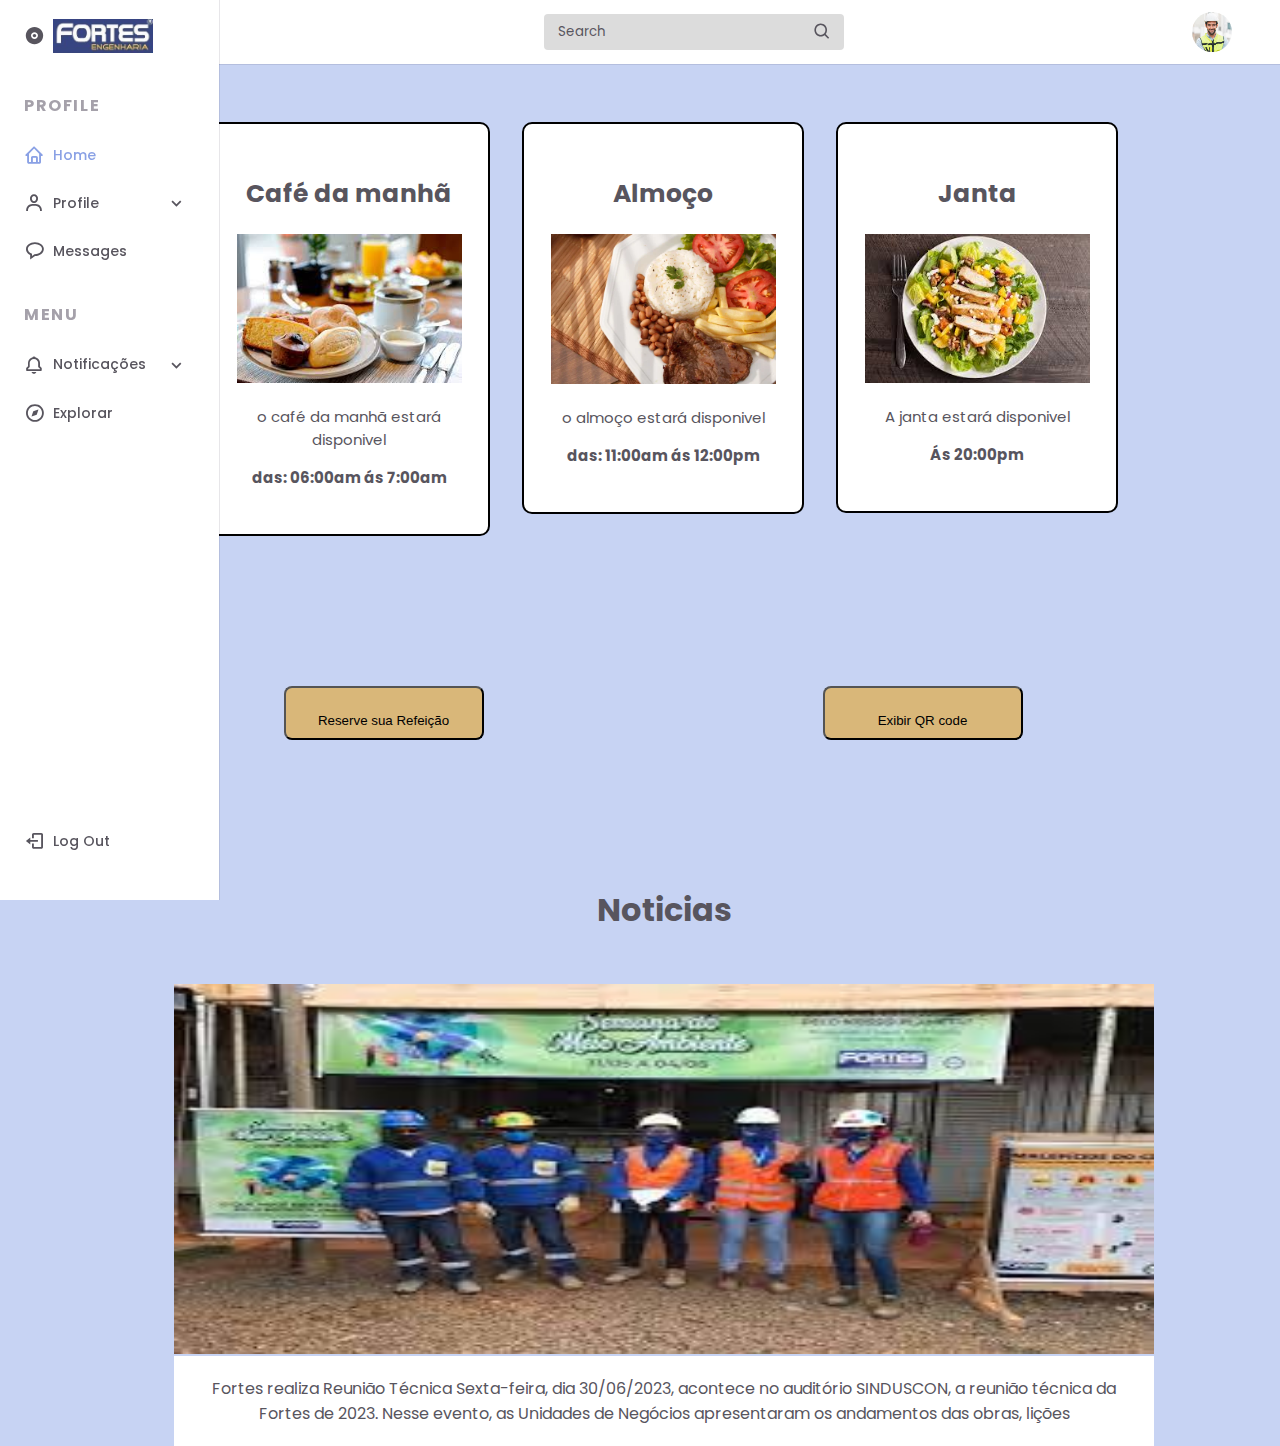
<file: WEB Fortes /fortes/home.html>
<!DOCTYPE html>
    <html lang="en">
    <head>
        <meta charset="UTF-8">
        <meta name="viewport" content="width=device-width, initial-scale=1.0">

        <!--========== Ícones Box ==========-->
        <link rel="stylesheet" href="https://cdn.jsdelivr.net/npm/boxicons@latest/css/boxicons.min.css">

        <!--========== CSS ==========-->
        <link rel="stylesheet" href="styles1.css">
        <title>Responsive sidebar submenus</title>
    </head>
    <body>
        <!--========== HEADER ==========-->
        <header class="header">
            <div class="header__container">
                <img src="img/claudio.jpeg" alt="" class="header__img">

                <a href="home.html"><img src="img/175202.jpeg" width="100px"></a>
    
                <div class="header__search">
                    <input type="search" placeholder="Search" class="header__input">
                    <i class='bx bx-search header__icon'></i>
                </div>
    
                <div class="header__toggle">
                    <i class='bx bx-menu' id="header-toggle"></i>
                </div>
            </div>
        </header>

        <!--========== NAV ==========-->
        <div class="nav" id="navbar">
            <nav class="nav__container">
                <div>
                    <a href="#" class="nav__link nav__logo">
                        <i class='bx bxs-disc nav__icon' ></i>
                        <img src="img/175202.jpeg" width="100px">
                    </a>
    
                    <div class="nav__list">
                        <div class="nav__items">
                            <h3 class="nav__subtitle">Profile</h3>
    
                            <a href="home.html" class="nav__link active">
                                <i class='bx bx-home nav__icon' ></i>
                                <span class="nav__name">Home</span>
                            </a>
                            
                            <div class="nav__dropdown">
                                <a href="#" class="nav__link">
                                    <i class='bx bx-user nav__icon' ></i>
                                    <span class="nav__name">Profile</span>
                                    <i class='bx bx-chevron-down nav__icon nav__dropdown-icon'></i>
                                </a>

                                <div class="nav__dropdown-collapse">
                                    <div class="nav__dropdown-content">
                                        <a href="reserva_refeicao.html" class="nav__dropdown-item">Reserva</a>
                                        <a href="historico.html" class="nav__dropdown-item">Histórico</a>
                                        <a href="perfil.html" class="nav__dropdown-item">Perfil</a>
                                    </div>
                                </div>
                            </div>

                            <a href="#" class="nav__link">
                                <i class='bx bx-message-rounded nav__icon' ></i>
                                <span class="nav__name">Messages</span>
                            </a>
                        </div>
    
                        <div class="nav__items">
                            <h3 class="nav__subtitle">Menu</h3>
    
                            <div class="nav__dropdown">
                                <a href="#" class="nav__link">
                                    <i class='bx bx-bell nav__icon' ></i>
                                    <span class="nav__name">Notificações</span>
                                    <i class='bx bx-chevron-down nav__icon nav__dropdown-icon'></i>
                                </a>

                                <div class="nav__dropdown-collapse">
                                    <div class="nav__dropdown-content">
                                        <a href="#" class="nav__dropdown-item">Horário</a>
                                        <a href="#" class="nav__dropdown-item">Comunicação interna</a>
                                        <a href="#" class="nav__dropdown-item">Programação</a>
                                    </div>
                                </div>

                            </div>

                            <a href="#" class="nav__link">
                                <i class='bx bx-compass nav__icon' ></i>
                                <span class="nav__name">Explorar</span>
                            </a>
                           
                        </div>
                    </div>
                </div>

                <a href="index.html" class="nav__link nav__logout">
                    <i class='bx bx-log-out nav__icon' ></i>
                    <span class="nav__name">Log Out</span>
                </a>
            </nav>
        </div>

        <!--========== Conteúdo ==========-->
        <main>
            
            <ul class="produtos">
                <li>
                    <h2>Café da manhã</h2>
                    <img src="img/cafe da mnanha 11.jpeg" width="225px">
                    <p class="produto-descricao">o café da manhã estará disponivel</p>
                    <p class="produto-horario">das: 06:00am ás 7:00am</p>
                </li>
                <li>
                    <h2>Almoço</h2>
                    <img src="img/depositphotos_84002616-stock-photo-meat-rice-and-beans.jpeg" width="225px">
                    <p class="produto-descricao">o almoço estará disponivel</p>
                    <p class="produto-horario">das: 11:00am ás 12:00pm</p>
                </li>
                <li>
                    <h2>Janta</h2>
                    <img src="img/images.jpeg" width="225px">
                    <p class="produto-descricao">A janta estará disponivel</p>
                    <p class="produto-horario">Ás 20:00pm</p>
                </li>
            </ul>

            <div class="botoes" >
                <a href="reserva_refeicao.html"><input class="botao_reserva" id="botaoAcesso" type="submit" value="Reserve sua Refeição" /></a>
              
                <a href="QRcode.html"><input class="botao_QRcode" id="botaoAcesso" type="submit" value="Exibir QR code" /></a>
             </div>
             <br>
             <!--====== Slide show noticias Fortes Engenharia =======-->
             <h1>Noticias</h1>
             <div class="div-slider">
                <ul class="slides-front">
                  <input type="radio" name="radio-btn" id="img-1" checked="">
                  <li class="slide-container">
                  <div class="slide">
                    <img src="img/fortes noticias .jpeg">
                    <p>Fortes realiza Reunião Técnica
                        Sexta-feira, dia 30/06/2023, acontece no auditório SINDUSCON, a reunião técnica da Fortes de 2023. Nesse evento, as Unidades de Negócios apresentaram os andamentos das obras, lições</p>
                      </div>
                  <div class="navegacao">
                    <label for="img-3" class="prev">‹</label>
                    <label for="img-2" class="next">›</label>
                  </div>
                  </li>
              
                  <input type="radio" name="radio-btn" id="img-2">
                  <li class="slide-container">
                      <div class="slide">
                        <img src="img/fortes noticias 1 .jpeg">
                        <p>Novo Pilar da Fortes Engenharia: Fortificar!
                            Apresentamos agora o novo pilar social da Fortes Engenharia, o programa: Fortificar! Nosso objetivo é ser uma empresa que deixa marcas na transformação econômica e social</p>
                      </div>
                  <div class="navegacao">
                    <label for="img-1" class="prev">‹</label>
                    <label for="img-3" class="next">›</label>
                  </div>
                  </li>
              
                  <input type="radio" name="radio-btn" id="img-3">
                  <li class="slide-container">
                      <div class="slide">
                        <img src="img/fortes noticias 2 .jpeg">
                        <p>Novo Pilar da Fortes Engenharia: Fortificar!
                            Apresentamos agora o novo pilar social da Fortes Engenharia, o programa: Fortificar! Nosso objetivo é ser uma empresa que deixa marcas na transformação econômica e social</p>
                      </div>
                  <div class="navegacao">
                    <label for="img-2" class="prev">‹</label>
                    <label for="img-1" class="next">›</label>
                  </div>
                  </li>
              
                  <li class="nav-dots">
                    <label for="img-1" class="nav-dot" id="img-dot-1"></label>
                    <label for="img-2" class="nav-dot" id="img-dot-2"></label>
                    <label for="img-3" class="nav-dot" id="img-dot-3"></label>
                  </li>
                </ul>
              </div>
             
              
            
        </main>

        <!--========== Chamando o arquivo JS ==========-->
        <script src="main.js"></script>
    </body>
</html>
</file>
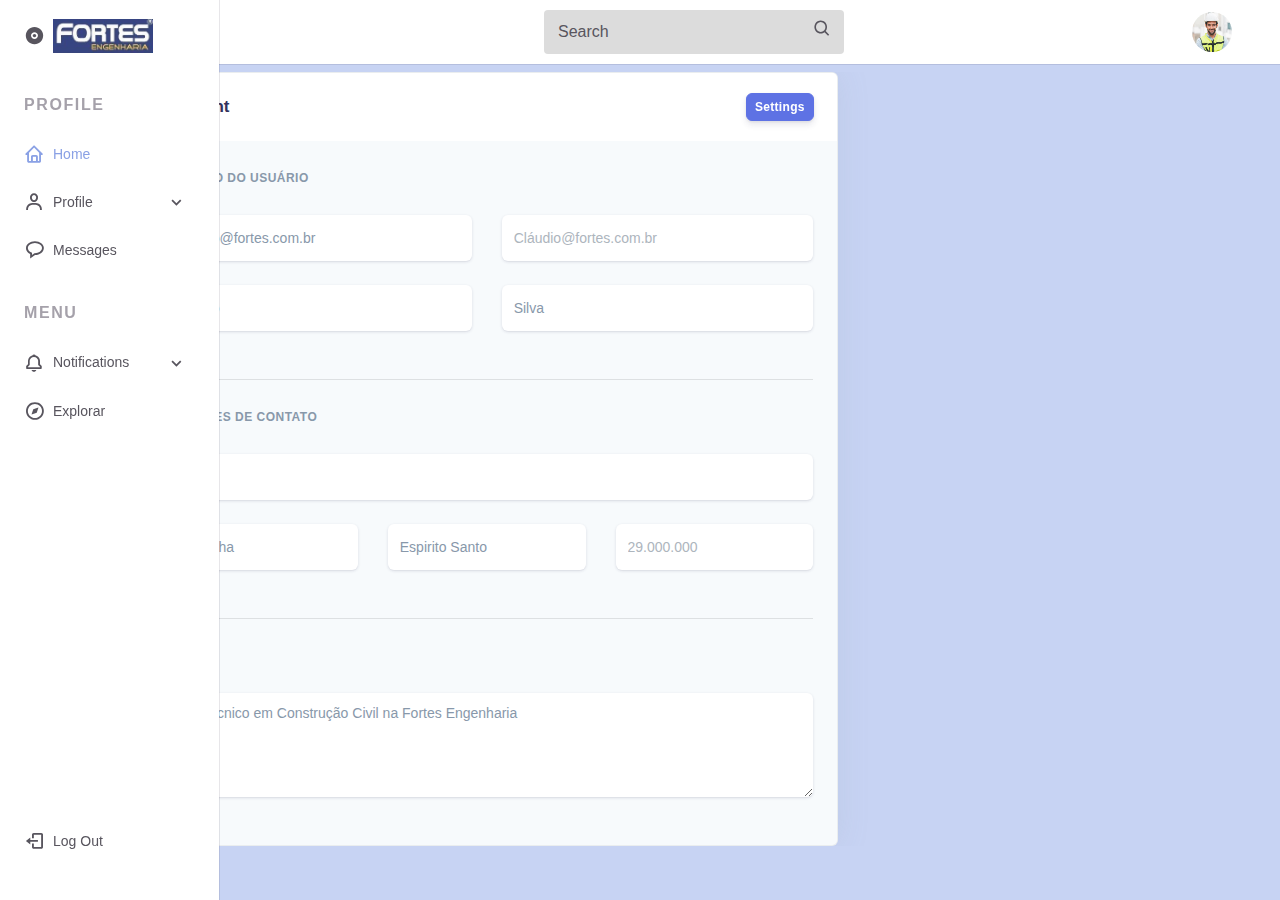
<file: WEB Fortes /fortes/perfil.html>
<!DOCTYPE html>
    <html lang="en">
    <head>
        <meta charset="UTF-8">
        <meta name="viewport" content="width=device-width, initial-scale=1.0">

        <!--========== ícones Box ==========-->
        <link rel="stylesheet" href="https://cdn.jsdelivr.net/npm/boxicons@latest/css/boxicons.min.css">

        <!--========== CSS ==========-->
        <link rel="stylesheet" href="perfil.css">

        <title>Responsive sidebar submenus</title>
    </head>
    <body>
        <!--========== HEADER ==========-->
        <header class="header">
            <div class="header__container">
                <img src="img/claudio.jpeg" alt="" class="header__img">

                <a href="home.html"><img src="img/175202.jpeg" width="100px"></a>
    
                <div class="header__search">
                    <input type="search" placeholder="Search" class="header__input">
                    <i class='bx bx-search header__icon'></i>
                </div>
    
                <div class="header__toggle">
                    <i class='bx bx-menu' id="header-toggle"></i>
                </div>
            </div>
        </header>

        <!--========== NAV ==========-->
        <div class="nav" id="navbar">
            <nav class="nav__container">
                <div>
                    <a href="#" class="nav__link nav__logo">
                        <i class='bx bxs-disc nav__icon' ></i>
                        <img src="img/175202.jpeg" width="100px">
                    </a>
    
                    <div class="nav__list">
                        <div class="nav__items">
                            <h3 class="nav__subtitle">Profile</h3>
    
                            <a href="home.html" class="nav__link active">
                                <i class='bx bx-home nav__icon' ></i>
                                <span class="nav__name">Home</span>
                            </a>
                            
                            <div class="nav__dropdown">
                                <a href="#" class="nav__link">
                                    <i class='bx bx-user nav__icon' ></i>
                                    <span class="nav__name">Profile</span>
                                    <i class='bx bx-chevron-down nav__icon nav__dropdown-icon'></i>
                                </a>

                                <div class="nav__dropdown-collapse">
                                    <div class="nav__dropdown-content">
                                        <a href="reserva_refeicao.html" class="nav__dropdown-item">Reserva</a>
                                        <a href="historico.html" class="nav__dropdown-item">Histórico</a>
                                        <a href="perfil.html" class="nav__dropdown-item">Perfil</a>
                                    </div>
                                </div>
                            </div>

                            <a href="#" class="nav__link">
                                <i class='bx bx-message-rounded nav__icon' ></i>
                                <span class="nav__name">Messages</span>
                            </a>
                        </div>
    
                        <div class="nav__items">
                            <h3 class="nav__subtitle">Menu</h3>
    
                            <div class="nav__dropdown">
                                <a href="#" class="nav__link">
                                    <i class='bx bx-bell nav__icon' ></i>
                                    <span class="nav__name">Notifications</span>
                                    <i class='bx bx-chevron-down nav__icon nav__dropdown-icon'></i>
                                </a>

                                <div class="nav__dropdown-collapse">
                                  <div class="nav__dropdown-content">
                                      <a href="#" class="nav__dropdown-item">Horário</a>
                                      <a href="#" class="nav__dropdown-item">Comunicação interna</a>
                                      <a href="#" class="nav__dropdown-item">Programação</a>
                                  </div>
                              </div>

                            </div>

                            <a href="#" class="nav__link">
                                <i class='bx bx-compass nav__icon' ></i>
                                <span class="nav__name">Explorar</span>
                            </a>
                           
                        </div>
                    </div>
                </div>

                <a href="index.html" class="nav__link nav__logout">
                    <i class='bx bx-log-out nav__icon' ></i>
                    <span class="nav__name">Log Out</span>
                </a>
            </nav>
        </div>

        <!--========== Conteúdo ==========-->
        <main>
            
           <!-- Conteúdo da página -->
  
          <div class="col-xl-8 order-xl-1">
            <div class="card bg-secondary shadow">
              <div class="card-header bg-white border-0">
                <div class="row align-items-center">
                  <div class="col-8">
                    <h3 class="mb-0">My account</h3>
                  </div>
                  <div class="col-4 text-right">
                    <a href="#!" class="btn btn-sm btn-primary">Settings</a>
                  </div>
                </div>
              </div>
              <div class="card-body">
                <form>
                  <h6 class="heading-small text-muted mb-4">Informação do usuário</h6>
                  <div class="pl-lg-4">
                    <div class="row">
                      <div class="col-lg-6">
                        <div class="form-group focused">
                          <label class="form-control-label" for="input-username">Usuário</label>
                          <input type="text" id="input-username" class="form-control form-control-alternative" placeholder="Username" value="Cláudio@fortes.com.br">
                        </div>
                      </div>
                      <div class="col-lg-6">
                        <div class="form-group">
                          <label class="form-control-label" for="input-email">Email</label>
                          <input type="email" id="input-email" class="form-control form-control-alternative" placeholder="Cláudio@fortes.com.br">
                        </div>
                      </div>
                    </div>
                    <div class="row">
                      <div class="col-lg-6">
                        <div class="form-group focused">
                          <label class="form-control-label" for="input-first-name">Nome</label>
                          <input type="text" id="input-first-name" class="form-control form-control-alternative" placeholder="First name" value="Cláudio">
                        </div>
                      </div>
                      <div class="col-lg-6">
                        <div class="form-group focused">
                          <label class="form-control-label" for="input-last-name">Last name</label>
                          <input type="text" id="input-last-name" class="form-control form-control-alternative" placeholder="Last name" value="Silva">
                        </div>
                      </div>
                    </div>
                  </div>
                  <hr class="my-4">
                  <!-- Address -->
                  <h6 class="heading-small text-muted mb-4">Informações de contato</h6>
                  <div class="pl-lg-4">
                    <div class="row">
                      <div class="col-md-12">
                        <div class="form-group focused">
                          <label class="form-control-label" for="input-address">Endereço</label>
                          <input id="input-address" class="form-control form-control-alternative" placeholder="Home Address" value="Rua " type="text">
                        </div>
                      </div>
                    </div>
                    <div class="row">
                      <div class="col-lg-4">
                        <div class="form-group focused">
                          <label class="form-control-label" for="input-city">Cidade</label>
                          <input type="text" id="input-city" class="form-control form-control-alternative" placeholder="City" value="Vila Velha">
                        </div>
                      </div>
                      <div class="col-lg-4">
                        <div class="form-group focused">
                          <label class="form-control-label" for="input-country">Estado</label>
                          <input type="text" id="input-country" class="form-control form-control-alternative" placeholder="Country" value="Espirito Santo">
                        </div>
                      </div>
                      <div class="col-lg-4">
                        <div class="form-group">
                          <label class="form-control-label" for="input-country">CEP</label>
                          <input type="number" id="input-postal-code" class="form-control form-control-alternative" placeholder="29.000.000">
                        </div>
                      </div>
                    </div>
                  </div>
                  <hr class="my-4">
                  <!-- Descrição -->
                  <h6 class="heading-small text-muted mb-4">Sobre mim</h6>
                  <div class="pl-lg-4">
                    <div class="form-group focused">
                      <label>Sobre mim</label>
                      <textarea rows="4" class="form-control form-control-alternative" placeholder="A few words about you ...">Sou Técnico em Construção Civil na Fortes Engenharia</textarea>
                    </div>
                  </div>
                </form>
              </div>
            </div>
          </div>
        </div>
      </div>
    </div>
 
  </body>
  </body>
  </html>
  
        </main>

        <!--========== Chamando o arquivo JS ==========-->
        <script src="main.js"></script>
    </body>
</html>
</file>
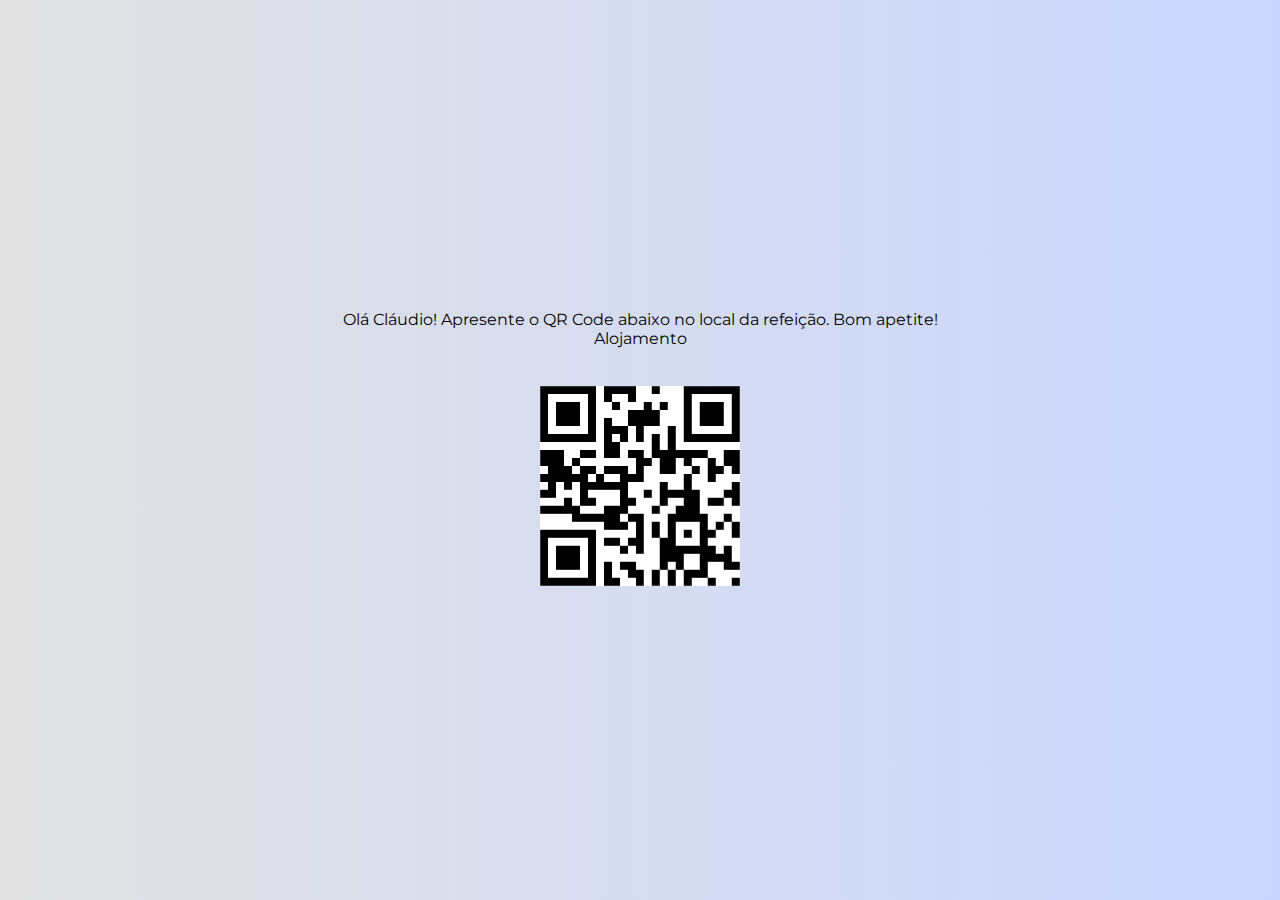
<file: WEB Fortes /fortes/QRcode.html>
<!DOCTYPE html>
<html>
  <head>
    <link rel="stylesheet" href="style.css" />
    <title>Histórico</title>
    <meta charset="utf-8">
    <meta name="viewport" content="width=device-width">
  </head>

  </header>
  
  <body>
    <p class="bemvindo">Olá Cláudio! Apresente o QR Code abaixo no local da refeição. Bom apetite!</p>
    <p class="alojamento">Alojamento</p>
    <br><br>
    <a href="home.html"><img class="qrcode" src="img/qrcode.jpeg" width= 200px height= 200px></a>
  </body>
</html>
</file>
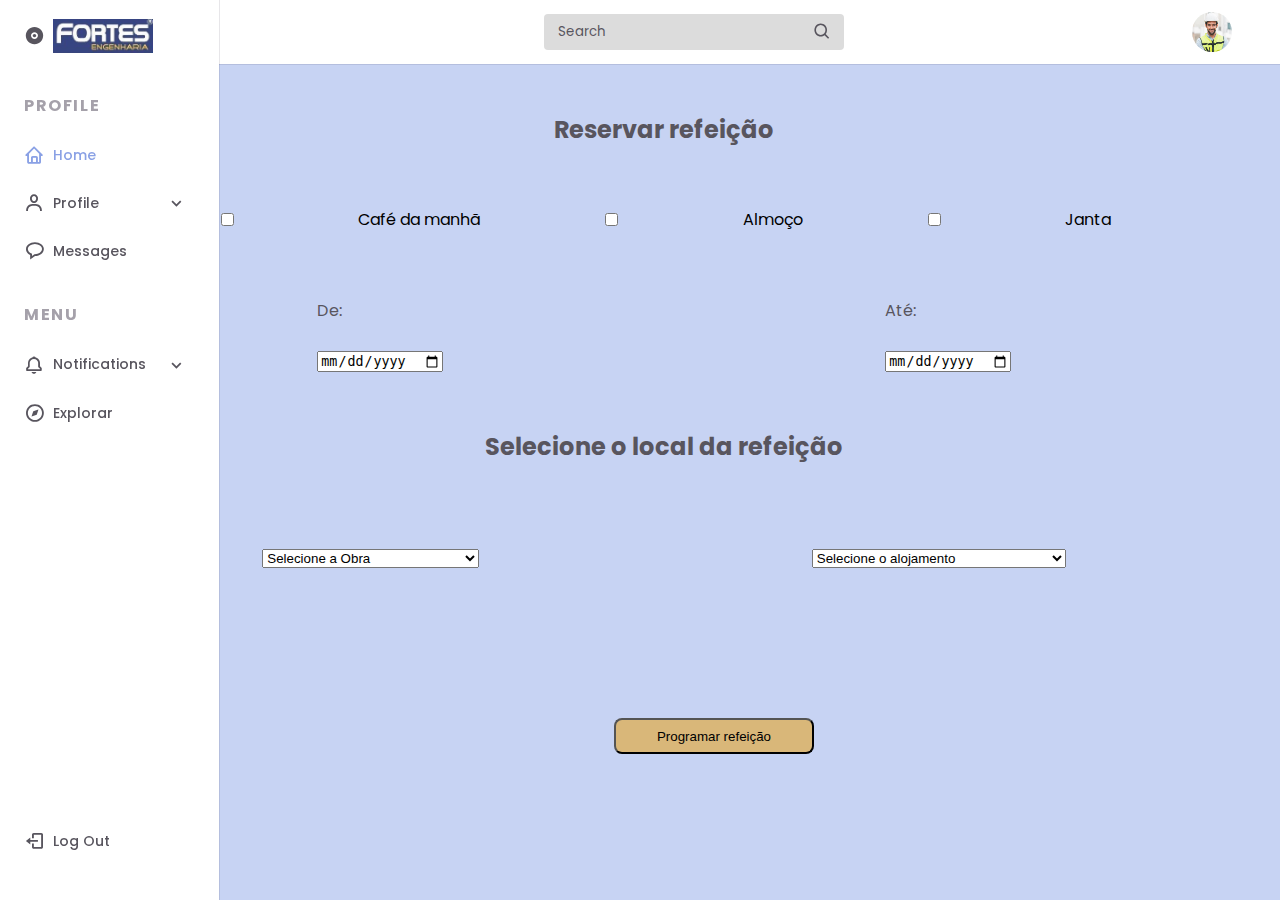
<file: WEB Fortes /fortes/reserva_refeicao.html>
<!DOCTYPE html>
    <html lang="en">
    <head>
        <meta charset="UTF-8">
        <meta name="viewport" content="width=device-width, initial-scale=1.0">

        <!--========== ícones Box ==========-->
        <link rel="stylesheet" href="https://cdn.jsdelivr.net/npm/boxicons@latest/css/boxicons.min.css">

        <!--========== CSS ==========-->
        <link rel="stylesheet" href="reserva_refeicao.css">

        <title>Responsive sidebar submenus</title>
    </head>
    <body>
        <!--========== HEADER ==========-->
        <header class="header">
            <div class="header__container">
                <img src="img/claudio.jpeg" alt="" class="header__img">

                <a href="home.html"><img src="img/175202.jpeg" width="100px"></a>
    
                <div class="header__search">
                    <input type="search" placeholder="Search" class="header__input">
                    <i class='bx bx-search header__icon'></i>
                </div>
    
                <div class="header__toggle">
                    <i class='bx bx-menu' id="header-toggle"></i>
                </div>
            </div>
        </header>

        <!--========== NAV ==========-->
        <div class="nav" id="navbar">
            <nav class="nav__container">
                <div>
                    <a href="#" class="nav__link nav__logo">
                        <i class='bx bxs-disc nav__icon' ></i>
                        <img src="img/175202.jpeg" width="100px">
                    </a>
    
                    <div class="nav__list">
                        <div class="nav__items">
                            <h3 class="nav__subtitle">Profile</h3>
    
                            <a href="home.html" class="nav__link active">
                                <i class='bx bx-home nav__icon' ></i>
                                <span class="nav__name">Home</span>
                            </a>
                            
                            <div class="nav__dropdown">
                                <a href="#" class="nav__link">
                                    <i class='bx bx-user nav__icon' ></i>
                                    <span class="nav__name">Profile</span>
                                    <i class='bx bx-chevron-down nav__icon nav__dropdown-icon'></i>
                                </a>

                                <div class="nav__dropdown-collapse">
                                    <div class="nav__dropdown-content">
                                        <a href="reserva_refeicao.html" class="nav__dropdown-item">Reserva</a>
                                        <a href="historico.html" class="nav__dropdown-item">Histórico</a>
                                        <a href="perfil.html" class="nav__dropdown-item">Perfil</a>
                                    </div>
                                </div>
                            </div>

                            <a href="#" class="nav__link">
                                <i class='bx bx-message-rounded nav__icon' ></i>
                                <span class="nav__name">Messages</span>
                            </a>
                        </div>
    
                        <div class="nav__items">
                            <h3 class="nav__subtitle">Menu</h3>
    
                            <div class="nav__dropdown">
                                <a href="#" class="nav__link">
                                    <i class='bx bx-bell nav__icon' ></i>
                                    <span class="nav__name">Notifications</span>
                                    <i class='bx bx-chevron-down nav__icon nav__dropdown-icon'></i>
                                </a>

                                <div class="nav__dropdown-collapse">
                                    <div class="nav__dropdown-content">
                                        <a href="#" class="nav__dropdown-item">Horário</a>
                                        <a href="#" class="nav__dropdown-item">Comunicação interna</a>
                                        <a href="#" class="nav__dropdown-item">Programação</a>
                                    </div>
                                </div>

                            </div>

                            <a href="#" class="nav__link">
                                <i class='bx bx-compass nav__icon' ></i>
                                <span class="nav__name">Explorar</span>
                            </a>
                            
                        </div>
                    </div>
                </div>

                <a href="index.html" class="nav__link nav__logout">
                    <i class='bx bx-log-out nav__icon' ></i>
                    <span class="nav__name">Log Out</span>
                </a>
            </nav>
        </div>
                <main>
             
    
  <h2 class="reservarrefeicao">Reservar refeição</h2>
   
  <div class="selecionar_refeicao">
    <input type="checkbox">Café da manhã
    <input type="checkbox">Almoço
    <input type="checkbox">Janta
  </div>
   
    <div class="calendario">
      <p>De:<br><br><input id="date" type="date" /></p>
      
 
      <p>Até:<br><br><input id="date" type="date" /></p>
      
    </div>
     
      <h2 class="selecionar_local">Selecione o local da refeição</h2>
     <br>
    
        <div class="elem-group">
          <label for="Selecione a Obra">Selecione a Obra</label>
          <select id="Selecione a Obra" name="Selecione a Obra" required>
              <option value="">Selecione a Obra</option>
              <option value="connecting">Obra - Espirito Santo (Vila velha)</option>
              <option value="adjoining">Obra - Rio de janeiro (Rio 1)</option>
              <option value="adjacent">Obra - Rio de janeiro (Rio 2)</option>
          </select>

          <div class="elem-group">
            <label for="Selecione a Obra">Selecione o alojamento</label>
            <select id="Selecione a Obra" name="Selecione a Obra" required>
                <option value="">Selecione o alojamento</option>
                <option value="connecting">Alojamento - Espirito Santo (Vila velha)</option>
                <option value="adjoining">Alojamento - Rio de janeiro (Rio 1)</option>
                <option value="adjacent">Alojamento - Rio de janeiro (Rio 2)</option>
            </select>
          </div>

        
       </div>      
        </main>
<footer>
  <form action="historico.html" method="post">
  <button type="submit">Programar refeição</button>
</form>
</footer>
  
   <!--========== Chamando o arquivo JS ==========--> 
   <script src="main.js"></script>
 </body>
</html>
</file>
<file: fortes/style.css>
@import url('https://fonts.googleapis.com/css2?family=Montserrat:wght@300;400;500;600;700&display=swap');

*{
    margin: 0;
    padding: 0;
    box-sizing: border-box;
    font-family: 'Montserrat', sans-serif;
}
  
body{
    background-color: #c9d6ff;
    background: linear-gradient(to right, #e2e2e2, #c9d6ff);
    display: flex;
    align-items: center;
    justify-content: center;
    flex-direction: column;
    height: 100vh;
}

.container{
    background-color: #fff;
    border-radius: 30px;
    box-shadow: 0 5px 15px rgba(0, 0, 0, 0.35);
    position: relative;
    overflow: hidden;
    width: 768px;
    max-width: 100%;
    min-height: 480px;
}

.container p{
    font-size: 14px;
    line-height: 20px;
    letter-spacing: 0.3px;
    margin: 20px 0;
}

.container span{
    font-size: 12px;
}
.botao_acessar{
    background-color: #D9B779;
}
.container a{
    color: #333;
    font-size: 13px;
    text-decoration: none;
    margin: 15px 0 10px;
}

.container button{
    background-color: #eee;
    color: #2c2c2c;
    font-size: 12px;
    padding: 10px 45px;
    border: 1px solid transparent;
    border-radius: 8px;
    font-weight: 600;
    letter-spacing: 0.5px;
    text-transform: uppercase;
    margin-top: 10px;
    cursor: pointer;
}

.container button.hidden{
    background-color: #D9B779;
    border-color: #D9B779;
}

.container form{
    background-color: #fff;
    display: flex;
    align-items: center;
    justify-content: center;
    flex-direction: column;
    padding: 0 40px;
    height: 100%;
}

.container input{
    background-color: #eee;
    border: none;
    margin: 8px 0;
    padding: 10px 15px;
    font-size: 13px;
    border-radius: 8px;
    width: 100%;
    outline: none;
}

.form-container{
    position: absolute;
    top: 0;
    height: 100%;
    transition: all 0.6s ease-in-out;
}

.sign-in{
    left: 0;
    width: 50%;
    z-index: 2;
}

.container.active .sign-in{
    transform: translateX(100%);
}

.sign-up{
    left: 0;
    width: 50%;
    opacity: 0;
    z-index: 1;
}

.container.active .sign-up{
    transform: translateX(100%);
    opacity: 1;
    z-index: 5;
    animation: move 0.6s;
}

@keyframes move{
    0%, 49.99%{
        opacity: 0;
        z-index: 1;
    }
    50%, 100%{
        opacity: 1;
        z-index: 5;
    }
}

.social-icons{
    margin: 20px 0;
}

.social-icons a{
    border: 1px solid #ccc;
    border-radius: 20%;
    display: inline-flex;
    justify-content: center;
    align-items: center;
    margin: 0 3px;
    width: 40px;
    height: 40px;
}

.toggle-container{
    position: absolute;
    top: 0;
    left: 50%;
    width: 50%;
    height: 100%;
    overflow: hidden;
    transition: all 0.6s ease-in-out;
    border-radius: 150px 0 0 100px;
    z-index: 1000;
}

.container.active .toggle-container{
    transform: translateX(-100%);
    border-radius: 0 150px 100px 0;
}

.toggle{
    background-color: #5565c0;
    height: 100%;
    background: linear-gradient(to right, #5364c6, #8AA1E5);
    color: #fff;
    position: relative;
    left: -100%;
    height: 100%;
    width: 200%;
    transform: translateX(0);
    transition: all 0.6s ease-in-out;
}

.container.active .toggle{
    transform: translateX(50%);
}

.toggle-panel{
    position: absolute;
    width: 50%;
    height: 100%;
    display: flex;
    align-items: center;
    justify-content: center;
    flex-direction: column;
    padding: 0 30px;
    text-align: center;
    top: 0;
    transform: translateX(0);
    transition: all 0.6s ease-in-out;
}

.toggle-left{
    transform: translateX(-200%);
}

.container.active .toggle-left{
    transform: translateX(0);
}

.toggle-right{
    right: 0;
    transform: translateX(0);
}

.container.active .toggle-right{
    transform: translateX(200%);
}
.logo_fortes{
    width: auto;
}
</file>
<file: WEB Fortes /fortes/style.css>
@import url('https://fonts.googleapis.com/css2?family=Montserrat:wght@300;400;500;600;700&display=swap');

*{
    margin: 0;
    padding: 0;
    box-sizing: border-box;
    font-family: 'Montserrat', sans-serif;
}
  
body{
    background-color: #c9d6ff;
    background: linear-gradient(to right, #e2e2e2, #c9d6ff);
    display: flex;
    align-items: center;
    justify-content: center;
    flex-direction: column;
    height: 100vh;
}

.container{
    background-color: #fff;
    border-radius: 30px;
    box-shadow: 0 5px 15px rgba(0, 0, 0, 0.35);
    position: relative;
    overflow: hidden;
    width: 768px;
    max-width: 100%;
    min-height: 480px;
}

.container p{
    font-size: 14px;
    line-height: 20px;
    letter-spacing: 0.3px;
    margin: 20px 0;
}

.container span{
    font-size: 12px;
}
.botao_acessar{
    background-color: #D9B779;
}
.container a{
    color: #333;
    font-size: 13px;
    text-decoration: none;
    margin: 15px 0 10px;
}

.container button{
    background-color: #eee;
    color: #2c2c2c;
    font-size: 12px;
    padding: 10px 45px;
    border: 1px solid transparent;
    border-radius: 8px;
    font-weight: 600;
    letter-spacing: 0.5px;
    text-transform: uppercase;
    margin-top: 10px;
    cursor: pointer;
}

.container button.hidden{
    background-color: #D9B779;
    border-color: #D9B779;
}

.container form{
    background-color: #fff;
    display: flex;
    align-items: center;
    justify-content: center;
    flex-direction: column;
    padding: 0 40px;
    height: 100%;
}

.container input{
    background-color: #eee;
    border: none;
    margin: 8px 0;
    padding: 10px 15px;
    font-size: 13px;
    border-radius: 8px;
    width: 100%;
    outline: none;
}

.form-container{
    position: absolute;
    top: 0;
    height: 100%;
    transition: all 0.6s ease-in-out;
}

.sign-in{
    left: 0;
    width: 50%;
    z-index: 2;
}

.container.active .sign-in{
    transform: translateX(100%);
}

.sign-up{
    left: 0;
    width: 50%;
    opacity: 0;
    z-index: 1;
}

.container.active .sign-up{
    transform: translateX(100%);
    opacity: 1;
    z-index: 5;
    animation: move 0.6s;
}

@keyframes move{
    0%, 49.99%{
        opacity: 0;
        z-index: 1;
    }
    50%, 100%{
        opacity: 1;
        z-index: 5;
    }
}

.social-icons{
    margin: 20px 0;
}

.social-icons a{
    border: 1px solid #ccc;
    border-radius: 20%;
    display: inline-flex;
    justify-content: center;
    align-items: center;
    margin: 0 3px;
    width: 40px;
    height: 40px;
}

.toggle-container{
    position: absolute;
    top: 0;
    left: 50%;
    width: 50%;
    height: 100%;
    overflow: hidden;
    transition: all 0.6s ease-in-out;
    border-radius: 150px 0 0 100px;
    z-index: 1000;
}

.container.active .toggle-container{
    transform: translateX(-100%);
    border-radius: 0 150px 100px 0;
}

.toggle{
    background-color: #5565c0;
    height: 100%;
    background: linear-gradient(to right, #5364c6, #8AA1E5);
    color: #fff;
    position: relative;
    left: -100%;
    height: 100%;
    width: 200%;
    transform: translateX(0);
    transition: all 0.6s ease-in-out;
}

.container.active .toggle{
    transform: translateX(50%);
}

.toggle-panel{
    position: absolute;
    width: 50%;
    height: 100%;
    display: flex;
    align-items: center;
    justify-content: center;
    flex-direction: column;
    padding: 0 30px;
    text-align: center;
    top: 0;
    transform: translateX(0);
    transition: all 0.6s ease-in-out;
}

.toggle-left{
    transform: translateX(-200%);
}

.container.active .toggle-left{
    transform: translateX(0);
}

.toggle-right{
    right: 0;
    transform: translateX(0);
}

.container.active .toggle-right{
    transform: translateX(200%);
}
.logo_fortes{
    width: auto;
}
</file>
<file: fortes/historico.css>
/*========== Fontes Google ==========*/
@import url("ttps://fonts.googleapis.com/css2?family=Poppins:wght@400;500;600&display=swap");

/*========== Variáveis CSS ==========*/
:root {
  --header-height: 3.5rem;
  --nav-width: 219px;

  /*========== Cores ==========*/
  --first-color: #8AA1E5;
  --first-color-light: #dcdcdc;
  --title-color: #19181B;
  --text-color: #58555E;
  --text-color-light: #A5A1AA;
  --body-color: #c7d3f3;
  --container-color: #FFFFFF;

  /*========== Fonte e tipografia ==========*/
  --body-font: 'Poppins', sans-serif;
  --normal-font-size: .938rem;
  --small-font-size: .75rem;
  --smaller-font-size: .75rem;

  /*========== Font weight ==========*/
  --font-medium: 500;
  --font-semi-bold: 600;

  /*========== z index ==========*/
  --z-fixed: 100;
}

@media screen and (min-width: 1024px) {
  :root {
    --normal-font-size: 1rem;
    --small-font-size: .875rem;
    --smaller-font-size: .813rem;
  }
}

/*========== BASE ==========*/
*, ::before, ::after {
  box-sizing: border-box;
}

body {
  margin: var(--header-height) 0 0 0;
  padding: 1rem 1rem 0;
  font-family: var(--body-font);
  font-size: var(--normal-font-size);
  background-color: var(--body-color);
  color: var(--text-color);
}

h3 {
  margin: 0;
}

a {
  text-decoration: none;
}

img {
  max-width: 100%;
  height: auto;
}

/*========== HEADER ==========*/
.header {
  position: fixed;
  top: 0;
  left: 0;
  width: 100%;
  background-color: var(--container-color);
  box-shadow: 0 1px 0 rgba(22, 8, 43, 0.1);
  padding: 0 1rem;
  z-index: var(--z-fixed);
}

.header__container {
  display: flex;
  align-items: center;
  height: var(--header-height);
  justify-content: space-between;
}

.header__img {
  width: 35px;
  height: 35px;
  border-radius: 50%;
}

.header__logo {
  color: var(--title-color);
  font-weight: var(--font-medium);
  display: none;
}

.header__search {
  display: flex;
  padding: .40rem .75rem;
  background-color: var(--first-color-light);
  border-radius: .25rem;
}

.header__input {
  width: 100%;
  border: none;
  outline: none;
  background-color: var(--first-color-light);
}

.header__input::placeholder {
  font-family: var(--body-font);
  color: var(--text-color);
}

.header__icon, 
.header__toggle {
  font-size: 1.2rem;
}

.header__toggle {
  color: var(--title-color);
  cursor: pointer;
}

/*========== NAV ==========*/
.nav {
  position: fixed;
  top: 0;
  left: -100%;
  height: 100vh;
  padding: 1rem 1rem 0;
  background-color: var(--container-color);
  box-shadow: 1px 0 0 rgba(22, 8, 43, 0.1);
  z-index: var(--z-fixed);
  transition: .4s;
}

.nav__container {
  height: 100%;
  display: flex;
  flex-direction: column;
  justify-content: space-between;
  padding-bottom: 3rem;
  overflow: auto;
  scrollbar-width: none; /* For mozilla */
}

/* For Google Chrome and others */
.nav__container::-webkit-scrollbar {
  display: none;
}

.nav__logo {
  font-weight: var(--font-semi-bold);
  margin-bottom: 2.5rem;
}

.nav__list, 
.nav__items {
  display: grid;
}

.nav__list {
  row-gap: 2.5rem;
}

.nav__items {
  row-gap: 1.5rem;
}

.nav__subtitle {
  font-size: var(--normal-font-size);
  text-transform: uppercase;
  letter-spacing: .1rem;
  color: var(--text-color-light);
}

.nav__link {
  display: flex;
  align-items: center;
  color: var(--text-color);
}

.nav__link:hover {
  color: var(--first-color);
}

.nav__icon {
  font-size: 1.2rem;
  margin-right: .5rem;
}

.nav__name {
  font-size: var(--small-font-size);
  font-weight: var(--font-medium);
  white-space: nowrap;
}

.nav__logout {
  margin-top: 5rem;
}

/* Dropdown */
.nav__dropdown {
  overflow: hidden;
  max-height: 21px;
  transition: .4s ease-in-out;
}

.nav__dropdown-collapse {
  background-color: var(--first-color-light);
  border-radius: .25rem;
  margin-top: 1rem;
}

.nav__dropdown-content {
  display: grid;
  row-gap: .5rem;
  padding: .75rem 2.5rem .75rem 1.8rem;
}

.nav__dropdown-item {
  font-size: var(--smaller-font-size);
  font-weight: var(--font-medium);
  color: var(--text-color);
}

.nav__dropdown-item:hover {
  color: var(--first-color);
}

.nav__dropdown-icon {
  margin-left: auto;
  transition: .4s;
}

/* Show dropdown collapse */
.nav__dropdown:hover {
  max-height: 100rem;
}

/* Rodar ícone de seta */
.nav__dropdown:hover .nav__dropdown-icon {
  transform: rotate(180deg);
}

/*===== Menu =====*/
.show-menu {
  left: 0;
}

/*===== Link ativo =====*/
.active {
  color: var(--first-color);
}

/* ========== MEDIA QUERIES ==========*/
/* Diminuir barra de pesquisa pra dispositivos menores*/
@media screen and (max-width: 320px) {
  .header__search {
    width: 70%;
  }
}

@media screen and (min-width: 768px) {
  body {
    padding: 1rem 3rem 0 6rem;
  }
  .header {
    padding: 0 3rem 0 6rem;
  }
  .header__container {
    height: calc(var(--header-height) + .5rem);
  }
  .header__search {
    width: 300px;
    padding: .55rem .75rem;
  }
  .header__toggle {
    display: none;
  }
  .header__logo {
    display: block;
  }
  .header__img {
    width: 40px;
    height: 40px;
    order: 1;
  }
  .nav {
    left: 0;
    padding: 1.2rem 1.5rem 0;
    width: 68px; /* Reduced navbar */
  }
  .nav__items {
    row-gap: 1.7rem;
  }
  .nav__icon {
    font-size: 1.3rem;
  }

  /* Element opacity */
  .nav__logo-name, 
  .nav__name, 
  .nav__subtitle, 
  .nav__dropdown-icon {
    opacity: 0;
    transition: .3s;
  }
  
  
  /* Barra de nav expandida */
  .nav:hover {
    width: var(--nav-width);
  }
  
  /* Elementos visíveis */
  .nav:hover .nav__logo-name {
    opacity: 1;
  }
  .nav:hover .nav__subtitle {
    opacity: 1;
  }
  .nav:hover .nav__name {
    opacity: 1;
  }
  .nav:hover .nav__dropdown-icon {
    opacity: 1;
  }
}

.produtos {
  width: 940px;
  margin: 0 auto;
  padding: 50px 0;
}

.produtos li {
  display: inline-block;
  text-align: center;
  width: 30%;
  vertical-align: top;
  margin: 0 1.5%;
  padding: 30px 20px;
  box-sizing: border-box;
  border: 2px solid #000000;
  border-radius: 10px;
  background-color: #FFFFFF;
}
.produtos h2 {
  font-size: 25px;
  font-weight: bold;
}

.produto-descricao {
  font-size: 15px;
}

.produto-horario {
  font-size: 15px;
  font-weight: bold;
}

.botoes {
  display: flex;
  flex-direction: row;
  justify-content: space-around;
}
.botao_reserva {
  display: flex;
  flex-direction: column;
  justify-content: center;
  align-items: center;
  padding: 25px;
  gap: 8px;
  width: 200px;
  height: 20px;
  background: #D9B779;
  border-radius: 8px;
  margin-left: 18px;
  margin-top: 100px;
  margin-bottom: 100px;
}

.botao_QRcode {
  display: flex;
  flex-direction: column;
  justify-content: center;
  align-items: center;
  padding: 25px;
  gap: 8px;
  width: 200px;
  height: 20px;
  background: #D9B779;
  border-radius: 8px;
  margin-right: 40px;
  margin-top: 100px;
  margin-bottom: 100px;
}
.div-slider{
  width: auto;
  height: 400px;
  text-align: center;
  }
  .slides-front {
      padding: 0;
      width: 980px;
      height: 370px;
      display: block;
      margin: auto;
      position: relative;
  }
  
  .slides-front * {
      user-select: none;
      -ms-user-select: none;
      -moz-user-select: none;
      -khtml-user-select: none;
      -webkit-user-select: none;
      -webkit-touch-callout: none;
  }
  
  .slides-front input { display: none; }
  
  .slide-container { display: block; }
  
  .slide {
      top: 0;
      opacity: 0;
      width: 980px;
      height: 370px;
      display: block;
      position: absolute;
  
      transform: scale(0);
  
      transition: all .7s ease-in-out 0.1s;
  }
  
  .slide img {
      width: 100%;
      height: 100%;
  }
  
.div-slider{
width: auto;
height: 400px;
text-align: center;
}
.slides-front {
    padding: 0;
    width: 980px;
    height: 370px;
    display: block;
    margin: auto;
    position: relative;
}

.slides-front * {
    user-select: none;
    -ms-user-select: none;
    -moz-user-select: none;
    -khtml-user-select: none;
    -webkit-user-select: none;
    -webkit-touch-callout: none;
}

.slides-front input { display: none; }

.slide-container { display: block; }

.slide {
    top: 0;
    opacity: 0;
    width: 980px;
    height: 370px;
    display: block;
    position: absolute;

    transform: scale(0);

    transition: all .7s ease-in-out 0.1s;
}

.slide img {
    width: 100%;
    height: 100%;
}

.navegacao label {
    width: 150px;
    height: 100%;
    display: none;
    position: absolute;
    opacity: 0;
    z-index: 9;
    cursor: pointer;
    transition: opacity .2s;
    color: #FFF;
    font-size: 156pt;
    text-align: center;
    line-height: 380px;
    font-family: "Varela Round", sans-serif;
    background-color: rgba(255, 255, 255, .3);
    text-shadow: 0px 0px 15px rgb(119, 119, 119);
}

.slide:hover + .navegacao label { opacity: 0.5; }

.navegacao label:hover { opacity: 1; }

.navegacao .next { right: 0; }

input:checked + .slide-container  .slide {
    opacity: 1;

    transform: scale(1);

    transition: opacity 1s ease-in-out 0.1s;
}

input:checked + .slide-container .navegacao label { display: block; }

.nav-dots {
	width: 100%;
	bottom: 9px;
	height: 11px;
	display: block;
	position: relative;
	text-align: center;
}

.nav-dots .nav-dot {
	top: 375px;
	width: 11px;
	height: 11px;
	margin: 0 4px;
	position: relative;
	border-radius: 100%;
	display: inline-block;
	background-color: rgba(0, 0, 0, 0.6);
}

.nav-dots .nav-dot:hover {
	cursor: pointer;
	background-color: rgba(0, 0, 0, 0.8);
}
input#img-1:checked ~ .nav-dots label#img-dot-1,
input#img-2:checked ~ .nav-dots label#img-dot-2,
input#img-3:checked ~ .nav-dots label#img-dot-3, {
	background: rgba(0, 0, 0, 0.8);
} label {
      width: 150px;
      height: 100%;
      display: none;
      position: absolute;
      opacity: 0;
      z-index: 9;
      cursor: pointer;
      transition: opacity .2s;
      color: #FFF;
      font-size: 156pt;
      text-align: center;
      line-height: 380px;
      font-family: "Varela Round", sans-serif;
      background-color: rgba(255, 255, 255, .3);
      text-shadow: 0px 0px 15px rgb(119, 119, 119);
  }
  
  .slide:hover + .nav label { opacity: 0.5; }
  
  .nav label:hover { opacity: 1; }
  
  .nav .next { right: 0; }
  
  input:checked + .slide-container  .slide {
      opacity: 1;
  
      transform: scale(1);
  
      transition: opacity 1s ease-in-out 0.1s;
  }
  
  input:checked + .slide-container .navegacao label { display: block; }
  
  .nav-dots {
    width: 100%;
    bottom: 9px;
    height: 11px;
    display: block;
    position: relative;
    text-align: center;
  }
  
  .nav-dots .nav-dot {
    top: 375px;
    width: 11px;
    height: 11px;
    margin: 0 4px;
    position: relative;
    border-radius: 100%;
    display: inline-block;
    background-color: rgba(0, 0, 0, 0.6);
  }
  
  .nav-dots .nav-dot:hover {
    cursor: pointer;
    background-color: rgba(0, 0, 0, 0.8);
  }
  input#img-1:checked ~ .nav-dots label#img-dot-1,
  input#img-2:checked ~ .nav-dots label#img-dot-2,
  input#img-3:checked ~ .nav-dots label#img-dot-3, {
    background: rgba(0, 0, 0, 0.8);
  }


  .historicohead {
    text-align: left; 
    margin-top: 50px;
    margin-bottom: 20px;
    margin-left: 50px;
  }
  
  .historico_primeiro_titulo {
    text-align: left;
  }
  
  .dataatual {
    text-align: left;
    margin-left: 30px;
  }
  
  .pedidoconcluido {
    border-left: solid #00ff2a;
    background-color: #bababa;
    padding: 10px;
    margin-left: 20px;
    margin-right: 20px;
    margin-bottom: 20px;
  }
  
  .pedidodivisao {
    margin-bottom: 20px;
    margin-left: 30px;
    margin-top: -22px;
  }
  
  h2{
    text-align: center;
    margin-top: 40px;
  }
</file>
<file: fortes/styles1.css>
/*========== Fontes Google ==========*/
@import url("ttps://fonts.googleapis.com/css2?family=Poppins:wght@400;500;600&display=swap");

/*========== Variáveis CSS ==========*/
:root {
  --header-height: 3.5rem;
  --nav-width: 219px;

  /*========== Cores ==========*/
  --first-color: #8AA1E5;
  --first-color-light: #dcdcdc;
  --title-color: #19181B;
  --text-color: #58555E;
  --text-color-light: #A5A1AA;
  --body-color: #c7d3f3;
  --container-color: #FFFFFF;

  /*========== Fonte e tipografia ==========*/
  --body-font: 'Poppins', sans-serif;
  --normal-font-size: .938rem;
  --small-font-size: .75rem;
  --smaller-font-size: .75rem;

  /*========== Font weight ==========*/
  --font-medium: 500;
  --font-semi-bold: 600;

  /*========== z index ==========*/
  --z-fixed: 100;
}

@media screen and (min-width: 1024px) {
  :root {
    --normal-font-size: 1rem;
    --small-font-size: .875rem;
    --smaller-font-size: .813rem;
  }
}

/*========== BASE ==========*/
*, ::before, ::after {
  box-sizing: border-box;
}

body {
  margin: var(--header-height) 0 0 0;
  padding: 1rem 1rem 0;
  font-family: var(--body-font);
  font-size: var(--normal-font-size);
  background-color: var(--body-color);
  color: var(--text-color);
}

h3 {
  margin: 0;
}

a {
  text-decoration: none;
}

img {
  max-width: 100%;
  height: auto;
}

/*========== HEADER ==========*/
.header {
  position: fixed;
  top: 0;
  left: 0;
  width: 100%;
  background-color: var(--container-color);
  box-shadow: 0 1px 0 rgba(22, 8, 43, 0.1);
  padding: 0 1rem;
  z-index: var(--z-fixed);
}

.header__container {
  display: flex;
  align-items: center;
  height: var(--header-height);
  justify-content: space-between;
}

.header__img {
  width: 35px;
  height: 35px;
  border-radius: 50%;
}

.header__logo {
  color: var(--title-color);
  font-weight: var(--font-medium);
  display: none;
}

.header__search {
  display: flex;
  padding: .40rem .75rem;
  background-color: var(--first-color-light);
  border-radius: .25rem;
}

.header__input {
  width: 100%;
  border: none;
  outline: none;
  background-color: var(--first-color-light);
}

.header__input::placeholder {
  font-family: var(--body-font);
  color: var(--text-color);
}

.header__icon, 
.header__toggle {
  font-size: 1.2rem;
}

.header__toggle {
  color: var(--title-color);
  cursor: pointer;
}

/*========== NAV ==========*/
.nav {
  position: fixed;
  top: 0;
  left: -100%;
  height: 100vh;
  padding: 1rem 1rem 0;
  background-color: var(--container-color);
  box-shadow: 1px 0 0 rgba(22, 8, 43, 0.1);
  z-index: var(--z-fixed);
  transition: .4s;
}

.nav__container {
  height: 100%;
  display: flex;
  flex-direction: column;
  justify-content: space-between;
  padding-bottom: 3rem;
  overflow: auto;
  scrollbar-width: none; /* For mozilla */
}

/* para Google Chrome e outros */
.nav__container::-webkit-scrollbar {
  display: none;
}

.nav__logo {
  font-weight: var(--font-semi-bold);
  margin-bottom: 2.5rem;
}

.nav__list, 
.nav__items {
  display: grid;
}

.nav__list {
  row-gap: 2.5rem;
}

.nav__items {
  row-gap: 1.5rem;
}

.nav__subtitle {
  font-size: var(--normal-font-size);
  text-transform: uppercase;
  letter-spacing: .1rem;
  color: var(--text-color-light);
}

.nav__link {
  display: flex;
  align-items: center;
  color: var(--text-color);
}

.nav__link:hover {
  color: var(--first-color);
}

.nav__icon {
  font-size: 1.2rem;
  margin-right: .5rem;
}

.nav__name {
  font-size: var(--small-font-size);
  font-weight: var(--font-medium);
  white-space: nowrap;
}

.nav__logout {
  margin-top: 5rem;
}

/* Dropdown */
.nav__dropdown {
  overflow: hidden;
  max-height: 21px;
  transition: .4s ease-in-out;
}

.nav__dropdown-collapse {
  background-color: var(--first-color-light);
  border-radius: .25rem;
  margin-top: 1rem;
}

.nav__dropdown-content {
  display: grid;
  row-gap: .5rem;
  padding: .75rem 2.5rem .75rem 1.8rem;
}

.nav__dropdown-item {
  font-size: var(--smaller-font-size);
  font-weight: var(--font-medium);
  color: var(--text-color);
}

.nav__dropdown-item:hover {
  color: var(--first-color);
}

.nav__dropdown-icon {
  margin-left: auto;
  transition: .4s;
}

/* Show dropdown collapse */
.nav__dropdown:hover {
  max-height: 100rem;
}

/* Rodar ícone */
.nav__dropdown:hover .nav__dropdown-icon {
  transform: rotate(180deg);
}

/*===== Menu =====*/
.show-menu {
  left: 0;
}

/*===== Link ativo =====*/
.active {
  color: var(--first-color);
}

/* ========== MEDIA QUERIES ==========*/
/* Reduzir barra de pesquisa para dispositivos menores */
@media screen and (max-width: 320px) {
  .header__search {
    width: 70%;
  }
}

@media screen and (min-width: 768px) {
  body {
    padding: 1rem 3rem 0 6rem;
  }
  .header {
    padding: 0 3rem 0 6rem;
  }
  .header__container {
    height: calc(var(--header-height) + .5rem);
  }
  .header__search {
    width: 300px;
    padding: .55rem .75rem;
  }
  .header__toggle {
    display: none;
  }
  .header__logo {
    display: block;
  }
  .header__img {
    width: 40px;
    height: 40px;
    order: 1;
  }
  .nav {
    left: 0;
    padding: 1.2rem 1.5rem 0;
    width: 68px; /* Reduzir navbar */
  }
  .nav__items {
    row-gap: 1.7rem;
  }
  .nav__icon {
    font-size: 1.3rem;
  }

  /* Opacidade do elemento */
  .nav__logo-name, 
  .nav__name, 
  .nav__subtitle, 
  .nav__dropdown-icon {
    opacity: 0;
    transition: .3s;
  }
  
  
  /* Navbar expandido */
  .nav:hover {
    width: var(--nav-width);
  }
  
  /* Elementos visíveis */
  .nav:hover .nav__logo-name {
    opacity: 1;
  }
  .nav:hover .nav__subtitle {
    opacity: 1;
  }
  .nav:hover .nav__name {
    opacity: 1;
  }
  .nav:hover .nav__dropdown-icon {
    opacity: 1;
  }
}

.produtos {
  width: 940px;
  margin: 0 auto;
  padding: 50px 0;
}

.produtos li {
  display: inline-block;
  text-align: center;
  width: 30%;
  vertical-align: top;
  margin: 0 1.5%;
  padding: 30px 20px;
  box-sizing: border-box;
  border: 2px solid #000000;
  border-radius: 10px;
  background-color: #FFFFFF;
}
.produtos h2 {
  font-size: 25px;
  font-weight: bold;
}

.produto-descricao {
  font-size: 15px;
}

.produto-horario {
  font-size: 15px;
  font-weight: bold;
}

.botoes {
  display: flex;
  flex-direction: row;
  justify-content: space-around;
}
.botao_reserva {
  display: flex;
  flex-direction: column;
  justify-content: center;
  align-items: center;
  padding: 25px;
  gap: 8px;
  width: 200px;
  height: 20px;
  background: #D9B779;
  border-radius: 8px;
  margin-left: 18px;
  margin-top: 100px;
  margin-bottom: 100px;
}

.botao_QRcode {
  display: flex;
  flex-direction: column;
  justify-content: center;
  align-items: center;
  padding: 25px;
  gap: 8px;
  width: 200px;
  height: 20px;
  background: #D9B779;
  border-radius: 8px;
  margin-right: 40px;
  margin-top: 100px;
  margin-bottom: 100px;
}
.div-slider{
  width: auto;
  height: 400px;
  text-align: center;
  }
  .slides-front {
      padding: 0;
      width: 980px;
      height: 370px;
      display: block;
      margin: auto;
      position: relative;
  }
  
  .slides-front * {
      user-select: none;
      -ms-user-select: none;
      -moz-user-select: none;
      -khtml-user-select: none;
      -webkit-user-select: none;
      -webkit-touch-callout: none;
  }
  
  .slides-front input { display: none; }
  
  .slide-container { display: block; }
  
  .slide {
      top: 0;
      opacity: 0;
      width: 980px;
      height: 370px;
      display: block;
      position: absolute;
  
      transform: scale(0);
  
      transition: all .7s ease-in-out 0.1s;
  }
  
  .slide img {
      width: 100%;
      height: 100%;
  }
  
.div-slider{
width: auto;
height: 400px;
text-align: center;
}
.slides-front {
    padding: 0;
    width: 980px;
    height: 370px;
    display: block;
    margin: auto;
    position: relative;
}

.slides-front * {
    user-select: none;
    -ms-user-select: none;
    -moz-user-select: none;
    -khtml-user-select: none;
    -webkit-user-select: none;
    -webkit-touch-callout: none;
}

.slides-front input { display: none; }

.slide-container { display: block; }

.slide {
    top: 0;
    opacity: 0;
    width: 980px;
    height: 370px;
    display: block;
    position: absolute;

    transform: scale(0);

    transition: all .7s ease-in-out 0.1s;
}

.slide img {
    width: 100%;
    height: 100%;
}

.navegacao label {
    width: 150px;
    height: 100%;
    display: none;
    position: absolute;
    opacity: 0;
    z-index: 9;
    cursor: pointer;
    transition: opacity .2s;
    color: #FFF;
    font-size: 156pt;
    text-align: center;
    line-height: 380px;
    font-family: "Varela Round", sans-serif;
    background-color: rgba(255, 255, 255, .3);
    text-shadow: 0px 0px 15px rgb(119, 119, 119);
}

.slide:hover + .navegacao label { opacity: 0.5; }

.navegacao label:hover { opacity: 1; }

.navegacao .next { right: 0; }

input:checked + .slide-container  .slide {
    opacity: 1;

    transform: scale(1);

    transition: opacity 1s ease-in-out 0.1s;
}

input:checked + .slide-container .navegacao label { display: block; }

.nav-dots {
	width: 100%;
	bottom: 9px;
	height: 11px;
	display: block;
	position: relative;
	text-align: center;
}

.nav-dots .nav-dot {
	top: 375px;
	width: 11px;
	height: 11px;
	margin: 0 4px;
	position: relative;
	border-radius: 100%;
	display: inline-block;
	background-color: rgba(0, 0, 0, 0.6);
}

.nav-dots .nav-dot:hover {
	cursor: pointer;
	background-color: rgba(0, 0, 0, 0.8);
}
input#img-1:checked ~ .nav-dots label#img-dot-1,
input#img-2:checked ~ .nav-dots label#img-dot-2,
input#img-3:checked ~ .nav-dots label#img-dot-3, {
	background: rgba(0, 0, 0, 0.8);
} label {
      width: 150px;
      height: 100%;
      display: none;
      position: absolute;
      opacity: 0;
      z-index: 9;
      cursor: pointer;
      transition: opacity .2s;
      color: #FFF;
      font-size: 156pt;
      text-align: center;
      line-height: 380px;
      font-family: "Varela Round", sans-serif;
      background-color: rgba(255, 255, 255, .3);
      text-shadow: 0px 0px 15px rgb(119, 119, 119);
  }
  
  .slide:hover + .nav label { opacity: 0.5; }
  
  .nav label:hover { opacity: 1; }
  
  .nav .next { right: 0; }
  
  input:checked + .slide-container  .slide {
      opacity: 1;
  
      transform: scale(1);
  
      transition: opacity 1s ease-in-out 0.1s;
  }
  
  input:checked + .slide-container .navegacao label { display: block; }
  
  .nav-dots {
    width: 100%;
    bottom: 9px;
    height: 11px;
    display: block;
    position: relative;
    text-align: center;
  }
  
  .nav-dots .nav-dot {
    top: 375px;
    width: 11px;
    height: 11px;
    margin: 0 4px;
    position: relative;
    border-radius: 100%;
    display: inline-block;
    background-color: rgba(0, 0, 0, 0.6);
  }
  
  .nav-dots .nav-dot:hover {
    cursor: pointer;
    background-color: rgba(0, 0, 0, 0.8);
  }
  input#img-1:checked ~ .nav-dots label#img-dot-1,
  input#img-2:checked ~ .nav-dots label#img-dot-2,
  input#img-3:checked ~ .nav-dots label#img-dot-3, {
    background: rgba(0, 0, 0, 0.8);
  }

h1{
  display: flex;
  justify-content: center;
  margin-bottom: 50px;
}
.slide-container p {
  background-color: #FFFFFF;
  border: #000000;
  margin-top: -5px;
  margin-bottom: 30px;
  padding: 20px;
  justify-content: center;
}
</file>
<file: fortes/perfil.css>
:root {
    --blue: #5e72e4;
    --indigo: #5603ad;
    --purple: #8965e0;
    --pink: #f3a4b5;
    --red: #f5365c;
    --orange: #fb6340;
    --yellow: #ffd600;
    --green: #2dce89;
    --teal: #11cdef;
    --cyan: #2bffc6;
    --white: #fff;
    --gray: #8898aa;
    --gray-dark: #32325d;
    --light: #ced4da;
    --lighter: #e9ecef;
    --primary: #5e72e4;
    --secondary: #f7fafc;
    --success: #2dce89;
    --info: #11cdef;
    --warning: #fb6340;
    --danger: #f5365c;
    --light: #adb5bd;
    --dark: #212529;
    --default: #172b4d;
    --white: #fff;
    --neutral: #fff;
    --darker: black;
    --breakpoint-xs: 0;
    --breakpoint-sm: 576px;
    --breakpoint-md: 768px;
    --breakpoint-lg: 992px;
    --breakpoint-xl: 1200px;
    --font-family-sans-serif: Open Sans, sans-serif;
    --font-family-monospace: SFMono-Regular, Menlo, Monaco, Consolas, 'Liberation Mono', 'Courier New', monospace;
  }
  
  *,
  *::before,
  *::after {
    box-sizing: border-box;
  }
  
  html {
    font-family: sans-serif;
    line-height: 1.15;
    -webkit-text-size-adjust: 100%;
    -ms-text-size-adjust: 100%;
    -ms-overflow-style: scrollbar;
    -webkit-tap-highlight-color: rgba(0, 0, 0, 0);
  }
  
  @-ms-viewport {
    width: device-width;
  }
  
  figcaption,
  footer,
  header,
  main,
  nav,
  section {
    display: block;
  }
  
  body {
    font-family: Open Sans, sans-serif;
    font-size: 1rem;
    font-weight: 400;
    line-height: 1.5;
    margin: 0;
    text-align: left;
    color: #525f7f;
    background-color: #f8f9fe;
  }
  
  [tabindex='-1']:focus {
    outline: 0 !important;
  }
  
  hr {
    overflow: visible;
    box-sizing: content-box;
    height: 0;
  }
  
  h1,
  h3,
  h4,
  h5,
  h6 {
    margin-top: 0;
    margin-bottom: .5rem;
  }
  
  p {
    margin-top: 0;
    margin-bottom: 1rem;
  }
  
  address {
    font-style: normal;
    line-height: inherit;
    margin-bottom: 1rem;
  }
  
  ul {
    margin-top: 0;
    margin-bottom: 1rem;
  }
  
  ul ul {
    margin-bottom: 0;
  }
  
  dfn {
    font-style: italic;
  }
  
  strong {
    font-weight: bolder;
  }
  
  a {
    text-decoration: none;
    color: #5e72e4;
    background-color: transparent;
    -webkit-text-decoration-skip: objects;
  }
  
  a:hover {
    text-decoration: none;
    color: #233dd2;
  }
  
  a:not([href]):not([tabindex]) {
    text-decoration: none;
    color: inherit;
  }
  
  a:not([href]):not([tabindex]):hover,
  a:not([href]):not([tabindex]):focus {
    text-decoration: none;
    color: inherit;
  }
  
  a:not([href]):not([tabindex]):focus {
    outline: 0;
  }
  
  code {
    font-family: SFMono-Regular, Menlo, Monaco, Consolas, 'Liberation Mono', 'Courier New', monospace;
    font-size: 1em;
  }
  
  img {
    vertical-align: middle;
    border-style: none;
  }
  
  caption {
    padding-top: 1rem;
    padding-bottom: 1rem;
    caption-side: bottom;
    text-align: left;
    color: #8898aa;
  }
  
  label {
    display: inline-block;
    margin-bottom: .5rem;
  }
  
  button {
    border-radius: 0;
  }
  
  button:focus {
    outline: 1px dotted;
    outline: 5px auto -webkit-focus-ring-color;
  }
  
  input,
  button,
  textarea {
    font-family: inherit;
    font-size: inherit;
    line-height: inherit;
    margin: 0;
  }
  
  button,
  input {
    overflow: visible;
  }
  
  button {
    text-transform: none;
  }
  
  button,
  html [type='button'],
  [type='reset'],
  [type='submit'] {
    -webkit-appearance: button;
  }
  
  button::-moz-focus-inner,
  [type='button']::-moz-focus-inner,
  [type='reset']::-moz-focus-inner,
  [type='submit']::-moz-focus-inner {
    padding: 0;
    border-style: none;
  }
  
  input[type='radio'],
  input[type='checkbox'] {
    box-sizing: border-box;
    padding: 0;
  }
  
  input[type='date'],
  input[type='time'],
  input[type='datetime-local'],
  input[type='month'] {
    -webkit-appearance: listbox;
  }
  
  textarea {
    overflow: auto;
    resize: vertical;
  }
  
  legend {
    font-size: 1.5rem;
    line-height: inherit;
    display: block;
    width: 100%;
    max-width: 100%;
    margin-bottom: .5rem;
    padding: 0;
    white-space: normal;
    color: inherit;
  }
  
  progress {
    vertical-align: baseline;
  }
  
  [type='number']::-webkit-inner-spin-button,
  [type='number']::-webkit-outer-spin-button {
    height: auto;
  }
  
  [type='search'] {
    outline-offset: -2px;
    -webkit-appearance: none;
  }
  
  [type='search']::-webkit-search-cancel-button,
  [type='search']::-webkit-search-decoration {
    -webkit-appearance: none;
  }
  
  ::-webkit-file-upload-button {
    font: inherit;
    -webkit-appearance: button;
  }
  
  [hidden] {
    display: none !important;
  }
  
  h1,
  h3,
  h4,
  h5,
  h6,
  .h1,
  .h3,
  .h4,
  .h5,
  .h6 {
    font-family: inherit;
    font-weight: 600;
    line-height: 1.5;
    margin-bottom: .5rem;
    color: #32325d;
  }
  
  h1,
  .h1 {
    font-size: 1.625rem;
  }
  
  h3,
  .h3 {
    font-size: 1.0625rem;
  }
  
  h4,
  .h4 {
    font-size: .9375rem;
  }
  
  h5,
  .h5 {
    font-size: .8125rem;
  }
  
  h6,
  .h6 {
    font-size: .625rem;
  }
  
  .display-2 {
    font-size: 2.75rem;
    font-weight: 600;
    line-height: 1.5;
  }
  
  hr {
    margin-top: 2rem;
    margin-bottom: 2rem;
    border: 0;
    border-top: 1px solid rgba(0, 0, 0, .1);
  }
  
  code {
    font-size: 87.5%;
    word-break: break-word;
    color: #f3a4b5;
  }
  
  a>code {
    color: inherit;
  }
  
  .container {
    width: 100%;
    margin-right: auto;
    margin-left: auto;
    padding-right: 15px;
    padding-left: 15px;
  }
  
  @media (min-width: 576px) {
    .container {
      max-width: 540px;
    }
  }
  
  @media (min-width: 768px) {
    .container {
      max-width: 720px;
    }
  }
  
  @media (min-width: 992px) {
    .container {
      max-width: 960px;
    }
  }
  
  @media (min-width: 1200px) {
    .container {
      max-width: 1140px;
    }
  }
  
  .container-fluid {
    width: 100%;
    margin-right: auto;
    margin-left: auto;
    padding-right: 15px;
    padding-left: 15px;
  }
  
  .row {
    display: flex;
    margin-right: -15px;
    margin-left: -15px;
    flex-wrap: wrap;
  }
  
  .col-4,
  .col-8,
  .col,
  .col-md-10,
  .col-md-12,
  .col-lg-3,
  .col-lg-4,
  .col-lg-6,
  .col-lg-7,
  .col-xl-4,
  .col-xl-6,
  .col-xl-8 {
    position: relative;
    width: 100%;
    min-height: 1px;
    padding-right: 15px;
    padding-left: 15px;
  }
  
  .col {
    max-width: 100%;
    flex-basis: 0;
    flex-grow: 1;
  }
  
  .col-4 {
    max-width: 33.33333%;
    flex: 0 0 33.33333%;
  }
  
  .col-8 {
    max-width: 66.66667%;
    flex: 0 0 66.66667%;
  }
  
  @media (min-width: 768px) {
  
    .col-md-10 {
      max-width: 83.33333%;
      flex: 0 0 83.33333%;
    }
  
    .col-md-12 {
      max-width: 100%;
      flex: 0 0 100%;
    }
  }
  
  @media (min-width: 992px) {
  
    .col-lg-3 {
      max-width: 25%;
      flex: 0 0 25%;
    }
  
    .col-lg-4 {
      max-width: 33.33333%;
      flex: 0 0 33.33333%;
    }
  
    .col-lg-6 {
      max-width: 50%;
      flex: 0 0 50%;
    }
  
    .col-lg-7 {
      max-width: 58.33333%;
      flex: 0 0 58.33333%;
    }
  
    .order-lg-2 {
      order: 2;
    }
  }
  
  @media (min-width: 1200px) {
  
    .col-xl-4 {
      max-width: 33.33333%;
      flex: 0 0 33.33333%;
    }
  
    .col-xl-6 {
      max-width: 50%;
      flex: 0 0 50%;
    }
  
    .col-xl-8 {
      max-width: 66.66667%;
      flex: 0 0 66.66667%;
    }
  
    .order-xl-1 {
      order: 1;
    }
  
    .order-xl-2 {
      order: 2;
    }
  }
  
  .form-control {
    font-size: 1rem;
    line-height: 1.5;
    display: block;
    width: 100%;
    height: calc(2.75rem + 2px);
    padding: .625rem .75rem;
    transition: all .2s cubic-bezier(.68, -.55, .265, 1.55);
    color: #8898aa;
    border: 1px solid #cad1d7;
    border-radius: .375rem;
    background-color: #fff;
    background-clip: padding-box;
    box-shadow: none;
  }
  
  @media screen and (prefers-reduced-motion: reduce) {
    .form-control {
      transition: none;
    }
  }
  
  .form-control::-ms-expand {
    border: 0;
    background-color: transparent;
  }
  
  .form-control:focus {
    color: #8898aa;
    border-color: rgba(50, 151, 211, .25);
    outline: 0;
    background-color: #fff;
    box-shadow: none, none;
  }
  
  .form-control:-ms-input-placeholder {
    opacity: 1;
    color: #adb5bd;
  }
  
  .form-control::-ms-input-placeholder {
    opacity: 1;
    color: #adb5bd;
  }
  
  .form-control::placeholder {
    opacity: 1;
    color: #adb5bd;
  }
  
  .form-control:disabled,
  .form-control[readonly] {
    opacity: 1;
    background-color: #e9ecef;
  }
  
  textarea.form-control {
    height: auto;
  }
  
  .form-group {
    margin-bottom: 1.5rem;
  }
  
  .form-inline {
    display: flex;
    flex-flow: row wrap;
    align-items: center;
  }
  
  @media (min-width: 576px) {
    .form-inline label {
      display: flex;
      margin-bottom: 0;
      align-items: center;
      justify-content: center;
    }
  
    .form-inline .form-group {
      display: flex;
      margin-bottom: 0;
      flex: 0 0 auto;
      flex-flow: row wrap;
      align-items: center;
    }
  
    .form-inline .form-control {
      display: inline-block;
      width: auto;
      vertical-align: middle;
    }
  
    .form-inline .input-group {
      width: auto;
    }
  }
  
  .btn {
    font-size: 1rem;
    font-weight: 600;
    line-height: 1.5;
    display: inline-block;
    padding: .625rem 1.25rem;
    -webkit-user-select: none;
    -moz-user-select: none;
    -ms-user-select: none;
    user-select: none;
    transition: color .15s ease-in-out, background-color .15s ease-in-out, border-color .15s ease-in-out, box-shadow .15s ease-in-out;
    text-align: center;
    vertical-align: middle;
    white-space: nowrap;
    border: 1px solid transparent;
    border-radius: .375rem;
  }
  
  @media screen and (prefers-reduced-motion: reduce) {
    .btn {
      transition: none;
    }
  }
  
  .btn:hover,
  .btn:focus {
    text-decoration: none;
  }
  
  .btn:focus {
    outline: 0;
    box-shadow: 0 7px 14px rgba(50, 50, 93, .1), 0 3px 6px rgba(0, 0, 0, .08);
  }
  
  .btn:disabled {
    opacity: .65;
    box-shadow: none;
  }
  
  .btn:not(:disabled):not(.disabled) {
    cursor: pointer;
  }
  
  .btn:not(:disabled):not(.disabled):active {
    box-shadow: none;
  }
  
  .btn:not(:disabled):not(.disabled):active:focus {
    box-shadow: 0 7px 14px rgba(50, 50, 93, .1), 0 3px 6px rgba(0, 0, 0, .08), none;
  }
  
  .btn-primary {
    color: #fff;
    border-color: #5e72e4;
    background-color: #5e72e4;
    box-shadow: 0 4px 6px rgba(50, 50, 93, .11), 0 1px 3px rgba(0, 0, 0, .08);
  }
  
  .btn-primary:hover {
    color: #fff;
    border-color: #5e72e4;
    background-color: #5e72e4;
  }
  
  .btn-primary:focus {
    box-shadow: 0 4px 6px rgba(50, 50, 93, .11), 0 1px 3px rgba(0, 0, 0, .08), 0 0 0 0 rgba(94, 114, 228, .5);
  }
  
  .btn-primary:disabled {
    color: #fff;
    border-color: #5e72e4;
    background-color: #5e72e4;
  }
  
  .btn-primary:not(:disabled):not(.disabled):active {
    color: #fff;
    border-color: #5e72e4;
    background-color: #324cdd;
  }
  
  .btn-primary:not(:disabled):not(.disabled):active:focus {
    box-shadow: none, 0 0 0 0 rgba(94, 114, 228, .5);
  }
  
  .btn-info {
    color: #fff;
    border-color: #11cdef;
    background-color: #11cdef;
    box-shadow: 0 4px 6px rgba(50, 50, 93, .11), 0 1px 3px rgba(0, 0, 0, .08);
  }
  
  .btn-info:hover {
    color: #fff;
    border-color: #11cdef;
    background-color: #11cdef;
  }
  
  .btn-info:focus {
    box-shadow: 0 4px 6px rgba(50, 50, 93, .11), 0 1px 3px rgba(0, 0, 0, .08), 0 0 0 0 rgba(17, 205, 239, .5);
  }
  
  .btn-info:disabled {
    color: #fff;
    border-color: #11cdef;
    background-color: #11cdef;
  }
  
  .btn-info:not(:disabled):not(.disabled):active {
    color: #fff;
    border-color: #11cdef;
    background-color: #0da5c0;
  }
  
  .btn-info:not(:disabled):not(.disabled):active:focus {
    box-shadow: none, 0 0 0 0 rgba(17, 205, 239, .5);
  }
  
  .btn-default {
    color: #fff;
    border-color: #172b4d;
    background-color: #172b4d;
    box-shadow: 0 4px 6px rgba(50, 50, 93, .11), 0 1px 3px rgba(0, 0, 0, .08);
  }
  
  .btn-default:hover {
    color: #fff;
    border-color: #172b4d;
    background-color: #172b4d;
  }
  
  .btn-default:focus {
    box-shadow: 0 4px 6px rgba(50, 50, 93, .11), 0 1px 3px rgba(0, 0, 0, .08), 0 0 0 0 rgba(23, 43, 77, .5);
  }
  
  .btn-default:disabled {
    color: #fff;
    border-color: #172b4d;
    background-color: #172b4d;
  }
  
  .btn-default:not(:disabled):not(.disabled):active {
    color: #fff;
    border-color: #172b4d;
    background-color: #0b1526;
  }
  
  .btn-default:not(:disabled):not(.disabled):active:focus {
    box-shadow: none, 0 0 0 0 rgba(23, 43, 77, .5);
  }
  
  .btn-sm {
    font-size: .875rem;
    line-height: 1.5;
    padding: .25rem .5rem;
    border-radius: .375rem;
  }
  
  .dropdown {
    position: relative;
  }
  
  .dropdown-menu {
    font-size: 1rem;
    position: absolute;
    z-index: 1000;
    top: 100%;
    left: 0;
    display: none;
    float: left;
    min-width: 10rem;
    margin: .125rem 0 0;
    padding: .5rem 0;
    list-style: none;
    text-align: left;
    color: #525f7f;
    border: 0 solid rgba(0, 0, 0, .15);
    border-radius: .4375rem;
    background-color: #fff;
    background-clip: padding-box;
    box-shadow: 0 50px 100px rgba(50, 50, 93, .1), 0 15px 35px rgba(50, 50, 93, .15), 0 5px 15px rgba(0, 0, 0, .1);
  }
  
  .dropdown-menu.show {
    display: block;
    opacity: 1;
  }
  
  .dropdown-menu-right {
    right: 0;
    left: auto;
  }
  
  .dropdown-menu[x-placement^='top'],
  .dropdown-menu[x-placement^='right'],
  .dropdown-menu[x-placement^='bottom'],
  .dropdown-menu[x-placement^='left'] {
    right: auto;
    bottom: auto;
  }
  
  .dropdown-divider {
    overflow: hidden;
    height: 0;
    margin: .5rem 0;
    border-top: 1px solid #e9ecef;
  }
  
  .dropdown-item {
    font-weight: 400;
    display: block;
    clear: both;
    width: 100%;
    padding: .25rem 1.5rem;
    text-align: inherit;
    white-space: nowrap;
    color: #212529;
    border: 0;
    background-color: transparent;
  }
  
  .dropdown-item:hover,
  .dropdown-item:focus {
    text-decoration: none;
    color: #16181b;
    background-color: #f6f9fc;
  }
  
  .dropdown-item:active {
    text-decoration: none;
    color: #fff;
    background-color: #5e72e4;
  }
  
  .dropdown-item:disabled {
    color: #8898aa;
    background-color: transparent;
  }
  
  .dropdown-header {
    font-size: .875rem;
    display: block;
    margin-bottom: 0;
    padding: .5rem 1.5rem;
    white-space: nowrap;
    color: #8898aa;
  }
  
  .input-group {
    position: relative;
    display: flex;
    width: 100%;
    flex-wrap: wrap;
    align-items: stretch;
  }
  
  .input-group>.form-control {
    position: relative;
    width: 1%;
    margin-bottom: 0;
    flex: 1 1 auto;
  }
  
  .input-group>.form-control+.form-control {
    margin-left: -1px;
  }
  
  .input-group>.form-control:focus {
    z-index: 3;
  }
  
  .input-group>.form-control:not(:last-child) {
    border-top-right-radius: 0;
    border-bottom-right-radius: 0;
  }
  
  .input-group>.form-control:not(:first-child) {
    border-top-left-radius: 0;
    border-bottom-left-radius: 0;
  }
  
  .input-group-prepend {
    display: flex;
  }
  
  .input-group-prepend .btn {
    position: relative;
    z-index: 2;
  }
  
  .input-group-prepend .btn+.btn,
  .input-group-prepend .btn+.input-group-text,
  .input-group-prepend .input-group-text+.input-group-text,
  .input-group-prepend .input-group-text+.btn {
    margin-left: -1px;
  }
  
  .input-group-prepend {
    margin-right: -1px;
  }
  
  .input-group-text {
    font-size: 1rem;
    font-weight: 400;
    line-height: 1.5;
    display: flex;
    margin-bottom: 0;
    padding: .625rem .75rem;
    text-align: center;
    white-space: nowrap;
    color: #adb5bd;
    border: 1px solid #cad1d7;
    border-radius: .375rem;
    background-color: #fff;
    align-items: center;
  }
  
  .input-group-text input[type='radio'],
  .input-group-text input[type='checkbox'] {
    margin-top: 0;
  }
  
  .input-group>.input-group-prepend>.btn,
  .input-group>.input-group-prepend>.input-group-text {
    border-top-right-radius: 0;
    border-bottom-right-radius: 0;
  }
  
  .input-group>.input-group-prepend:not(:first-child)>.btn,
  .input-group>.input-group-prepend:not(:first-child)>.input-group-text,
  .input-group>.input-group-prepend:first-child>.btn:not(:first-child),
  .input-group>.input-group-prepend:first-child>.input-group-text:not(:first-child) {
    border-top-left-radius: 0;
    border-bottom-left-radius: 0;
  }
  
  .nav {
    display: flex;
    margin-bottom: 0;
    padding-left: 0;
    list-style: none;
    flex-wrap: wrap;
  }
  
  .nav-link {
    display: block;
    padding: .25rem .75rem;
  }
  
  .nav-link:hover,
  .nav-link:focus {
    text-decoration: none;
  }
  
  .navbar {
    position: relative;
    display: flex;
    padding: 1rem 1rem;
    flex-wrap: wrap;
    align-items: center;
    justify-content: space-between;
  }
  
  .navbar>.container,
  .navbar>.container-fluid {
    display: flex;
    flex-wrap: wrap;
    align-items: center;
    justify-content: space-between;
  }
  
  .navbar-nav {
    display: flex;
    flex-direction: column;
    margin-bottom: 0;
    padding-left: 0;
    list-style: none;
  }
  
  .navbar-nav .nav-link {
    padding-right: 0;
    padding-left: 0;
  }
  
  .navbar-nav .dropdown-menu {
    position: static;
    float: none;
  }
  
  @media (max-width: 767.98px) {
  
    .navbar-expand-md>.container,
    .navbar-expand-md>.container-fluid {
      padding-right: 0;
      padding-left: 0;
    }
  }
  
  @media (min-width: 768px) {
    .navbar-expand-md {
      flex-flow: row nowrap;
      justify-content: flex-start;
    }
  
    .navbar-expand-md .navbar-nav {
      flex-direction: row;
    }
  
    .navbar-expand-md .navbar-nav .dropdown-menu {
      position: absolute;
    }
  
    .navbar-expand-md .navbar-nav .nav-link {
      padding-right: 1rem;
      padding-left: 1rem;
    }
  
    .navbar-expand-md>.container,
    .navbar-expand-md>.container-fluid {
      flex-wrap: nowrap;
    }
  }
  
  .navbar-dark .navbar-nav .nav-link {
    color: rgba(255, 255, 255, .95);
  }
  
  .navbar-dark .navbar-nav .nav-link:hover,
  .navbar-dark .navbar-nav .nav-link:focus {
    color: rgba(255, 255, 255, .65);
  }
  
  .card {
    position: relative;
    display: flex;
    flex-direction: column;
    min-width: 0;
    word-wrap: break-word;
    border: 1px solid rgba(0, 0, 0, .05);
    border-radius: .375rem;
    background-color: #fff;
    background-clip: border-box;
  }
  
  .card>hr {
    margin-right: 0;
    margin-left: 0;
  }
  
  .card-body {
    padding: 1.5rem;
    flex: 1 1 auto;
  }
  
  .card-header {
    margin-bottom: 0;
    padding: 1.25rem 1.5rem;
    border-bottom: 1px solid rgba(0, 0, 0, .05);
    background-color: #fff;
  }
  
  .card-header:first-child {
    border-radius: calc(.375rem - 1px) calc(.375rem - 1px) 0 0;
  }
  
  @keyframes progress-bar-stripes {
    from {
      background-position: 1rem 0;
    }
  
    to {
      background-position: 0 0;
    }
  }
  
  .progress {
    font-size: .75rem;
    display: flex;
    overflow: hidden;
    height: 1rem;
    border-radius: .375rem;
    background-color: #e9ecef;
    box-shadow: inset 0 .1rem .1rem rgba(0, 0, 0, .1);
  }
  
  .media {
    display: flex;
    align-items: flex-start;
  }
  
  .media-body {
    flex: 1 1;
  }
  
  .bg-secondary {
    background-color: #f7fafc !important;
  }
  
  a.bg-secondary:hover,
  a.bg-secondary:focus,
  button.bg-secondary:hover,
  button.bg-secondary:focus {
    background-color: #d2e3ee !important;
  }
  
  .bg-default {
    background-color: #172b4d !important;
  }
  
  a.bg-default:hover,
  a.bg-default:focus,
  button.bg-default:hover,
  button.bg-default:focus {
    background-color: #0b1526 !important;
  }
  
  .bg-white {
    background-color: #fff !important;
  }
  
  a.bg-white:hover,
  a.bg-white:focus,
  button.bg-white:hover,
  button.bg-white:focus {
    background-color: #e6e6e6 !important;
  }
  
  .bg-white {
    background-color: #fff !important;
  }
  
  .border-0 {
    border: 0 !important;
  }
  
  .rounded-circle {
    border-radius: 50% !important;
  }
  
  .d-none {
    display: none !important;
  }
  
  .d-flex {
    display: flex !important;
  }
  
  @media (min-width: 768px) {
  
    .d-md-flex {
      display: flex !important;
    }
  }
  
  @media (min-width: 992px) {
  
    .d-lg-inline-block {
      display: inline-block !important;
    }
  
    .d-lg-block {
      display: block !important;
    }
  }
  
  .justify-content-center {
    justify-content: center !important;
  }
  
  .justify-content-between {
    justify-content: space-between !important;
  }
  
  .align-items-center {
    align-items: center !important;
  }
  
  @media (min-width: 1200px) {
  
    .justify-content-xl-between {
      justify-content: space-between !important;
    }
  }
  
  .float-right {
    float: right !important;
  }
  
  .shadow,
  .card-profile-image img {
    box-shadow: 0 0 2rem 0 rgba(136, 152, 170, .15) !important;
  }
  
  .m-0 {
    margin: 0 !important;
  }
  
  .mt-0 {
    margin-top: 0 !important;
  }
  
  .mb-0 {
    margin-bottom: 0 !important;
  }
  
  .mr-2 {
    margin-right: .5rem !important;
  }
  
  .ml-2 {
    margin-left: .5rem !important;
  }
  
  .mr-3 {
    margin-right: 1rem !important;
  }
  
  .mt-4,
  .my-4 {
    margin-top: 1.5rem !important;
  }
  
  .mr-4 {
    margin-right: 1.5rem !important;
  }
  
  .mb-4,
  .my-4 {
    margin-bottom: 1.5rem !important;
  }
  
  .mb-5 {
    margin-bottom: 3rem !important;
  }
  
  .mt--7 {
    margin-top: -6rem !important;
  }
  
  .pt-0 {
    padding-top: 0 !important;
  }
  
  .pr-0 {
    padding-right: 0 !important;
  }
  
  .pb-0 {
    padding-bottom: 0 !important;
  }
  
  .pt-5 {
    padding-top: 3rem !important;
  }
  
  .pt-8 {
    padding-top: 8rem !important;
  }
  
  .pb-8 {
    padding-bottom: 8rem !important;
  }
  
  .m-auto {
    margin: auto !important;
  }
  
  @media (min-width: 768px) {
  
    .mt-md-5 {
      margin-top: 3rem !important;
    }
  
    .pt-md-4 {
      padding-top: 1.5rem !important;
    }
  
    .pb-md-4 {
      padding-bottom: 1.5rem !important;
    }
  }
  
  @media (min-width: 992px) {
  
    .pl-lg-4 {
      padding-left: 1.5rem !important;
    }
  
    .pt-lg-8 {
      padding-top: 8rem !important;
    }
  
    .ml-lg-auto {
      margin-left: auto !important;
    }
  }
  
  @media (min-width: 1200px) {
  
    .mb-xl-0 {
      margin-bottom: 0 !important;
    }
  }
  
  .text-right {
    text-align: right !important;
  }
  
  .text-center {
    text-align: center !important;
  }
  
  .text-uppercase {
    text-transform: uppercase !important;
  }
  
  .font-weight-light {
    font-weight: 300 !important;
  }
  
  .font-weight-bold {
    font-weight: 600 !important;
  }
  
  .text-white {
    color: #fff !important;
  }
  
  .text-white {
    color: #fff !important;
  }
  
  a.text-white:hover,
  a.text-white:focus {
    color: #e6e6e6 !important;
  }
  
  .text-muted {
    color: #8898aa !important;
  }
  
  @media print {
  
    *,
    *::before,
    *::after {
      box-shadow: none !important;
      text-shadow: none !important;
    }
  
    a:not(.btn) {
      text-decoration: underline;
    }
  
    img {
      page-break-inside: avoid;
    }
  
    p,
    h3 {
      orphans: 3;
      widows: 3;
    }
  
    h3 {
      page-break-after: avoid;
    }
  
    @ page {
      size: a3;
    }
  
    body {
      min-width: 992px !important;
    }
  
    .container {
      min-width: 992px !important;
    }
  
    .navbar {
      display: none;
    }
  }
  
  figcaption,
  main {
    display: block;
  }
  
  main {
    overflow: hidden;
  }
  
  .bg-white {
    background-color: #fff !important;
  }
  
  a.bg-white:hover,
  a.bg-white:focus,
  button.bg-white:hover,
  button.bg-white:focus {
    background-color: #e6e6e6 !important;
  }
  
  .bg-gradient-default {
    background: linear-gradient(87deg, #172b4d 0, #1a174d 100%) !important;
  }
  
  .bg-gradient-default {
    background: linear-gradient(87deg, #172b4d 0, #1a174d 100%) !important;
  }
  
  @keyframes floating-lg {
    0% {
      transform: translateY(0px);
    }
  
    50% {
      transform: translateY(15px);
    }
  
    100% {
      transform: translateY(0px);
    }
  }
  
  @keyframes floating {
    0% {
      transform: translateY(0px);
    }
  
    50% {
      transform: translateY(10px);
    }
  
    100% {
      transform: translateY(0px);
    }
  }
  
  @keyframes floating-sm {
    0% {
      transform: translateY(0px);
    }
  
    50% {
      transform: translateY(5px);
    }
  
    100% {
      transform: translateY(0px);
    }
  }
  
  .opacity-8 {
    opacity: .8 !important;
  }
  
  .opacity-8 {
    opacity: .9 !important;
  }
  
  .center {
    left: 50%;
    transform: translateX(-50%);
  }
  
  [class*='shadow'] {
    transition: all .15s ease;
  }
  
  .font-weight-300 {
    font-weight: 300 !important;
  }
  
  .text-sm {
    font-size: .875rem !important;
  }
  
  .text-white {
    color: #fff !important;
  }
  
  a.text-white:hover,
  a.text-white:focus {
    color: #e6e6e6 !important;
  }
  
  .avatar {
    font-size: 1rem;
    display: inline-flex;
    width: 48px;
    height: 48px;
    color: #fff;
    border-radius: 50%;
    background-color: #adb5bd;
    align-items: center;
    justify-content: center;
  }
  
  .avatar img {
    width: 100%;
    border-radius: 50%;
  }
  
  .avatar-sm {
    font-size: .875rem;
    width: 36px;
    height: 36px;
  }
  
  .btn {
    font-size: .875rem;
    position: relative;
    transition: all .15s ease;
    letter-spacing: .025em;
    text-transform: none;
    will-change: transform;
  }
  
  .btn:hover {
    transform: translateY(-1px);
    box-shadow: 0 7px 14px rgba(50, 50, 93, .1), 0 3px 6px rgba(0, 0, 0, .08);
  }
  
  .btn:not(:last-child) {
    margin-right: .5rem;
  }
  
  .btn i:not(:first-child) {
    margin-left: .5rem;
  }
  
  .btn i:not(:last-child) {
    margin-right: .5rem;
  }
  
  .input-group .btn {
    margin-right: 0;
    transform: translateY(0);
  }
  
  .btn-sm {
    font-size: .75rem;
  }
  
  [class*='btn-outline-'] {
    border-width: 1px;
  }
  
  .card-profile-image {
    position: relative;
  }
  
  .card-profile-image img {
    position: absolute;
    left: 50%;
    max-width: 180px;
    transition: all .15s ease;
    transform: translate(-50%, -30%);
    border-radius: .375rem;
  }
  
  .card-profile-image img:hover {
    transform: translate(-50%, -33%);
  }
  
  .card-profile-stats {
    padding: 1rem 0;
  }
  
  .card-profile-stats>div {
    margin-right: 1rem;
    padding: .875rem;
    text-align: center;
  }
  
  .card-profile-stats>div:last-child {
    margin-right: 0;
  }
  
  .card-profile-stats>div .heading {
    font-size: 1.1rem;
    font-weight: bold;
    display: block;
  }
  
  .card-profile-stats>div .description {
    font-size: .875rem;
    color: #adb5bd;
  }
  
  .main-content {
    position: relative;
  }
  
  .main-content .navbar-top {
    position: absolute;
    z-index: 1;
    top: 0;
    left: 0;
    width: 100%;
    padding-right: 0 !important;
    padding-left: 0 !important;
    background-color: transparent;
  }
  
  @media (min-width: 768px) {
    .main-content .container-fluid {
      padding-right: 39px !important;
      padding-left: 39px !important;
    }
  }
  
  .dropdown {
    display: inline-block;
  }
  
  .dropdown-menu {
    min-width: 12rem;
  }
  
  .dropdown-menu .dropdown-item {
    font-size: .875rem;
    padding: .5rem 1rem;
  }
  
  .dropdown-menu .dropdown-item>i {
    font-size: 1rem;
    margin-right: 1rem;
    vertical-align: -17%;
  }
  
  .dropdown-header {
    font-size: .625rem;
    font-weight: 700;
    padding-right: 1rem;
    padding-left: 1rem;
    text-transform: uppercase;
    color: #f6f9fc;
  }
  
  .dropdown-menu a.media>div:first-child {
    line-height: 1;
  }
  
  .dropdown-menu a.media p {
    color: #8898aa;
  }
  
  .dropdown-menu a.media:hover .heading,
  .dropdown-menu a.media:hover p {
    color: #172b4d !important;
  }
  
  .footer {
    padding: 2.5rem 0;
    background: #f7fafc;
  }
  
  .footer .nav .nav-item .nav-link {
    color: #8898aa !important;
  }
  
  .footer .nav .nav-item .nav-link:hover {
    color: #525f7f !important;
  }
  
  .footer .copyright {
    font-size: .875rem;
  }
  
  .form-control-label {
    font-size: .875rem;
    font-weight: 600;
    color: #525f7f;
  }
  
  .form-control {
    font-size: .875rem;
  }
  
  .form-control:focus:-ms-input-placeholder {
    color: #adb5bd;
  }
  
  .form-control:focus::-ms-input-placeholder {
    color: #adb5bd;
  }
  
  .form-control:focus::placeholder {
    color: #adb5bd;
  }
  
  textarea[resize='none'] {
    resize: none !important;
  }
  
  textarea[resize='both'] {
    resize: both !important;
  }
  
  textarea[resize='vertical'] {
    resize: vertical !important;
  }
  
  textarea[resize='horizontal'] {
    resize: horizontal !important;
  }
  
  .form-control-alternative {
    transition: box-shadow .15s ease;
    border: 0;
    box-shadow: 0 1px 3px rgba(50, 50, 93, .15), 0 1px 0 rgba(0, 0, 0, .02);
  }
  
  .form-control-alternative:focus {
    box-shadow: 0 4px 6px rgba(50, 50, 93, .11), 0 1px 3px rgba(0, 0, 0, .08);
  }
  
  .input-group {
    transition: all .15s ease;
    border-radius: .375rem;
    box-shadow: none;
  }
  
  .input-group .form-control {
    box-shadow: none;
  }
  
  .input-group .form-control:not(:first-child) {
    padding-left: 0;
    border-left: 0;
  }
  
  .input-group .form-control:not(:last-child) {
    padding-right: 0;
    border-right: 0;
  }
  
  .input-group .form-control:focus {
    box-shadow: none;
  }
  
  .input-group-text {
    transition: all .2s cubic-bezier(.68, -.55, .265, 1.55);
  }
  
  .input-group-alternative {
    transition: box-shadow .15s ease;
    border: 0;
    box-shadow: 0 1px 3px rgba(50, 50, 93, .15), 0 1px 0 rgba(0, 0, 0, .02);
  }
  
  .input-group-alternative .form-control,
  .input-group-alternative .input-group-text {
    border: 0;
    box-shadow: none;
  }
  
  .focused .input-group-alternative {
    box-shadow: 0 4px 6px rgba(50, 50, 93, .11), 0 1px 3px rgba(0, 0, 0, .08) !important;
  }
  
  .focused .input-group {
    box-shadow: none;
  }
  
  .focused .input-group-text {
    color: #8898aa;
    border-color: rgba(50, 151, 211, .25);
    background-color: #fff;
  }
  
  .focused .form-control {
    border-color: rgba(50, 151, 211, .25);
  }
  
  .header {
    position: relative;
  }
  
  .input-group {
    transition: all .15s ease;
    border-radius: .375rem;
    box-shadow: none;
  }
  
  .input-group .form-control {
    box-shadow: none;
  }
  
  .input-group .form-control:not(:first-child) {
    padding-left: 0;
    border-left: 0;
  }
  
  .input-group .form-control:not(:last-child) {
    padding-right: 0;
    border-right: 0;
  }
  
  .input-group .form-control:focus {
    box-shadow: none;
  }
  
  .input-group-text {
    transition: all .2s cubic-bezier(.68, -.55, .265, 1.55);
  }
  
  .input-group-alternative {
    transition: box-shadow .15s ease;
    border: 0;
    box-shadow: 0 1px 3px rgba(50, 50, 93, .15), 0 1px 0 rgba(0, 0, 0, .02);
  }
  
  .input-group-alternative .form-control,
  .input-group-alternative .input-group-text {
    border: 0;
    box-shadow: none;
  }
  
  .focused .input-group-alternative {
    box-shadow: 0 4px 6px rgba(50, 50, 93, .11), 0 1px 3px rgba(0, 0, 0, .08) !important;
  }
  
  .focused .input-group {
    box-shadow: none;
  }
  
  .focused .input-group-text {
    color: #8898aa;
    border-color: rgba(50, 151, 211, .25);
    background-color: #fff;
  }
  
  .focused .form-control {
    border-color: rgba(50, 151, 211, .25);
  }
  
  .mask {
    position: absolute;
    top: 0;
    left: 0;
    width: 100%;
    height: 100%;
    transition: all .15s ease;
  }
  
  @media screen and (prefers-reduced-motion: reduce) {
    .mask {
      transition: none;
    }
  }
  
  .nav-link {
    color: #525f7f;
  }
  
  .nav-link:hover {
    color: #5e72e4;
  }
  
  .nav-link i.ni {
    position: relative;
    top: 2px;
  }
  
  .navbar-search .input-group {
    border: 2px solid;
    border-radius: 2rem;
    background-color: transparent;
  }
  
  .navbar-search .input-group .input-group-text {
    padding-left: 1rem;
    background-color: transparent;
  }
  
  .navbar-search .form-control {
    width: 270px;
    background-color: transparent;
  }
  
  .navbar-search-dark .input-group {
    border-color: rgba(255, 255, 255, .6);
  }
  
  .navbar-search-dark .input-group-text {
    color: rgba(255, 255, 255, .6);
  }
  
  .navbar-search-dark .form-control {
    color: rgba(255, 255, 255, .9);
  }
  
  .navbar-search-dark .form-control:-ms-input-placeholder {
    color: rgba(255, 255, 255, .6);
  }
  
  .navbar-search-dark .form-control::-ms-input-placeholder {
    color: rgba(255, 255, 255, .6);
  }
  
  .navbar-search-dark .form-control::placeholder {
    color: rgba(255, 255, 255, .6);
  }
  
  .navbar-search-dark .focused .input-group {
    border-color: rgba(255, 255, 255, .9);
  }
  
  @media (min-width: 768px) {
    .navbar .dropdown-menu {
      margin: 0;
      pointer-events: none;
      opacity: 0;
    }
  
    .navbar .dropdown-menu-arrow:before {
      position: absolute;
      z-index: -5;
      bottom: 100%;
      left: 20px;
      display: block;
      width: 12px;
      height: 12px;
      content: '';
      transform: rotate(-45deg) translateY(12px);
      border-radius: 2px;
      background: #fff;
      box-shadow: none;
    }
  
    .navbar .dropdown-menu-right:before {
      right: 20px;
      left: auto;
    }
  
    @ keyframes show-navbar-dropdown {
      0% {
        transition: visibility .25s, opacity .25s, transform .25s;
        transform: translate(0, 10px) perspective(200px) rotateX(-2deg);
        opacity: 0;
      }
  
      100% {
        transform: translate(0, 0);
        opacity: 1;
      }
    }
  
    @keyframes hide-navbar-dropdown {
      from {
        opacity: 1;
      }
  
      to {
        transform: translate(0, 10px);
        opacity: 0;
      }
    }
  }
  
  @media (max-width: 767.98px) {
    .navbar-nav .nav-link {
      padding: .625rem 0;
      color: #172b4d !important;
    }
  
    .navbar-nav .dropdown-menu {
      min-width: auto;
      box-shadow: none;
    }
  }
  
  @keyframes show-navbar-collapse {
    0% {
      transform: scale(.95);
      transform-origin: 100% 0;
      opacity: 0;
    }
  
    100% {
      transform: scale(1);
      opacity: 1;
    }
  }
  
  @keyframes hide-navbar-collapse {
    from {
      transform: scale(1);
      transform-origin: 100% 0;
      opacity: 1;
    }
  
    to {
      transform: scale(.95);
      opacity: 0;
    }
  }
  
  .progress {
    overflow: hidden;
    height: 8px;
    margin-bottom: 1rem;
    border-radius: .25rem;
    background-color: #e9ecef;
    box-shadow: inset 0 1px 2px rgba(0, 0, 0, .1);
  }
  
  p {
    font-size: 1rem;
    font-weight: 300;
    line-height: 1.7;
  }
  
  .description {
    font-size: .875rem;
  }
  
  .heading {
    font-size: .95rem;
    font-weight: 600;
    letter-spacing: .025em;
    text-transform: uppercase;
  }
  
  .heading-small {
    font-size: .75rem;
    padding-top: .25rem;
    padding-bottom: .25rem;
    letter-spacing: .04em;
    text-transform: uppercase;
  }
  
  .display-2 span {
    font-weight: 300;
    display: block;
  }
  
  @media (max-width: 768px) {
    .btn {
      margin-bottom: 10px;
    }
  }
  
  #navbar .navbar {
    margin-bottom: 20px;
  }
  /*========== Fontes Google ==========*/
@import url("ttps://fonts.googleapis.com/css2?family=Poppins:wght@400;500;600&display=swap");

/*========== Variáveis CSS ==========*/
:root {
  --header-height: 3.5rem;
  --nav-width: 219px;

  /*========== Cores ==========*/
  --first-color: #8AA1E5;
  --first-color-light: #dcdcdc;
  --title-color: #19181B;
  --text-color: #58555E;
  --text-color-light: #A5A1AA;
  --body-color: #c7d3f3;
  --container-color: #FFFFFF;

  /*========== Fonte e tipografia ==========*/
  --body-font: 'Poppins', sans-serif;
  --normal-font-size: .938rem;
  --small-font-size: .75rem;
  --smaller-font-size: .75rem;

  /*========== Font weight ==========*/
  --font-medium: 500;
  --font-semi-bold: 600;

  /*========== z index ==========*/
  --z-fixed: 100;
}

@media screen and (min-width: 1024px) {
  :root {
    --normal-font-size: 1rem;
    --small-font-size: .875rem;
    --smaller-font-size: .813rem;
  }
}

/*========== BASE ==========*/
*, ::before, ::after {
  box-sizing: border-box;
}

body {
  margin: var(--header-height) 0 0 0;
  padding: 1rem 1rem 0;
  font-family: var(--body-font);
  font-size: var(--normal-font-size);
  background-color: var(--body-color);
  color: var(--text-color);
}

h3 {
  margin: 0;
}

a {
  text-decoration: none;
}

img {
  max-width: 100%;
  height: auto;
}

/*========== HEADER ==========*/
.header {
  position: fixed;
  top: 0;
  left: 0;
  width: 100%;
  background-color: var(--container-color);
  box-shadow: 0 1px 0 rgba(22, 8, 43, 0.1);
  padding: 0 1rem;
  z-index: var(--z-fixed);
}

.header__container {
  display: flex;
  align-items: center;
  height: var(--header-height);
  justify-content: space-between;
}

.header__img {
  width: 35px;
  height: 35px;
  border-radius: 50%;
}

.header__logo {
  color: var(--title-color);
  font-weight: var(--font-medium);
  display: none;
}

.header__search {
  display: flex;
  padding: .40rem .75rem;
  background-color: var(--first-color-light);
  border-radius: .25rem;
}

.header__input {
  width: 100%;
  border: none;
  outline: none;
  background-color: var(--first-color-light);
}

.header__input::placeholder {
  font-family: var(--body-font);
  color: var(--text-color);
}

.header__icon, 
.header__toggle {
  font-size: 1.2rem;
}

.header__toggle {
  color: var(--title-color);
  cursor: pointer;
}

/*========== NAV ==========*/
.nav {
  position: fixed;
  top: 0;
  left: -100%;
  height: 100vh;
  padding: 1rem 1rem 0;
  background-color: var(--container-color);
  box-shadow: 1px 0 0 rgba(22, 8, 43, 0.1);
  z-index: var(--z-fixed);
  transition: .4s;
}

.nav__container {
  height: 100%;
  display: flex;
  flex-direction: column;
  justify-content: space-between;
  padding-bottom: 3rem;
  overflow: auto;
  scrollbar-width: none; /* Para o mozilla */
}

/* para o Google Chrome e outros */
.nav__container::-webkit-scrollbar {
  display: none;
}

.nav__logo {
  font-weight: var(--font-semi-bold);
  margin-bottom: 2.5rem;
}

.nav__list, 
.nav__items {
  display: grid;
}

.nav__list {
  row-gap: 2.5rem;
}

.nav__items {
  row-gap: 1.5rem;
}

.nav__subtitle {
  font-size: var(--normal-font-size);
  text-transform: uppercase;
  letter-spacing: .1rem;
  color: var(--text-color-light);
}

.nav__link {
  display: flex;
  align-items: center;
  color: var(--text-color);
}

.nav__link:hover {
  color: var(--first-color);
}

.nav__icon {
  font-size: 1.2rem;
  margin-right: .5rem;
}

.nav__name {
  font-size: var(--small-font-size);
  font-weight: var(--font-medium);
  white-space: nowrap;
}

.nav__logout {
  margin-top: 5rem;
}

/* Dropdown */
.nav__dropdown {
  overflow: hidden;
  max-height: 21px;
  transition: .4s ease-in-out;
}

.nav__dropdown-collapse {
  background-color: var(--first-color-light);
  border-radius: .25rem;
  margin-top: 1rem;
}

.nav__dropdown-content {
  display: grid;
  row-gap: .5rem;
  padding: .75rem 2.5rem .75rem 1.8rem;
}

.nav__dropdown-item {
  font-size: var(--smaller-font-size);
  font-weight: var(--font-medium);
  color: var(--text-color);
}

.nav__dropdown-item:hover {
  color: var(--first-color);
}

.nav__dropdown-icon {
  margin-left: auto;
  transition: .4s;
}

/* Mostrar colapso do dropdown */
.nav__dropdown:hover {
  max-height: 100rem;
}

/* Rodar ícone */
.nav__dropdown:hover .nav__dropdown-icon {
  transform: rotate(180deg);
}

/*===== Menu =====*/
.show-menu {
  left: 0;
}

/*===== Link ativo =====*/
.active {
  color: var(--first-color);
}

/* ========== MEDIA QUERIES ==========*/
/* Reduzir barra de pesquisa para dispositivos menores */
@media screen and (max-width: 320px) {
  .header__search {
    width: 70%;
  }
}

@media screen and (min-width: 768px) {
  body {
    padding: 1rem 3rem 0 6rem;
  }
  .header {
    padding: 0 3rem 0 6rem;
  }
  .header__container {
    height: calc(var(--header-height) + .5rem);
  }
  .header__search {
    width: 300px;
    padding: .55rem .75rem;
  }
  .header__toggle {
    display: none;
  }
  .header__logo {
    display: block;
  }
  .header__img {
    width: 40px;
    height: 40px;
    order: 1;
  }
  .nav {
    left: 0;
    padding: 1.2rem 1.5rem 0;
    width: 68px; /* Navbar reduzido */
  }
  .nav__items {
    row-gap: 1.7rem;
  }
  .nav__icon {
    font-size: 1.3rem;
  }

  /* Opacidade do elemento */
  .nav__logo-name, 
  .nav__name, 
  .nav__subtitle, 
  .nav__dropdown-icon {
    opacity: 0;
    transition: .3s;
  }
  
  
  /* Navbar expandido */
  .nav:hover {
    width: var(--nav-width);
  }
  
  /* Elementos visíveis */
  .nav:hover .nav__logo-name {
    opacity: 1;
  }
  .nav:hover .nav__subtitle {
    opacity: 1;
  }
  .nav:hover .nav__name {
    opacity: 1;
  }
  .nav:hover .nav__dropdown-icon {
    opacity: 1;
  }
}

.produtos {
  width: 940px;
  margin: 0 auto;
  padding: 50px 0;
}

.produtos li {
  display: inline-block;
  text-align: center;
  width: 30%;
  vertical-align: top;
  margin: 0 1.5%;
  padding: 30px 20px;
  box-sizing: border-box;
  border: 2px solid #000000;
  border-radius: 10px;
  background-color: #FFFFFF;
}
.produtos h2 {
  font-size: 25px;
  font-weight: bold;
}

.produto-descricao {
  font-size: 15px;
}

.produto-horario {
  font-size: 15px;
  font-weight: bold;
}

.botoes {
  display: flex;
  flex-direction: row;
  justify-content: space-around;
}
.botao_reserva {
  display: flex;
  flex-direction: column;
  justify-content: center;
  align-items: center;
  padding: 25px;
  gap: 8px;
  width: 200px;
  height: 20px;
  background: #D9B779;
  border-radius: 8px;
  margin-left: 18px;
  margin-top: 100px;
  margin-bottom: 100px;
}

.botao_QRcode {
  display: flex;
  flex-direction: column;
  justify-content: center;
  align-items: center;
  padding: 25px;
  gap: 8px;
  width: 200px;
  height: 20px;
  background: #D9B779;
  border-radius: 8px;
  margin-right: 40px;
  margin-top: 100px;
  margin-bottom: 100px;
}
.div-slider{
  width: auto;
  height: 400px;
  text-align: center;
  }
  .slides-front {
      padding: 0;
      width: 980px;
      height: 370px;
      display: block;
      margin: auto;
      position: relative;
  }
  
  .slides-front * {
      user-select: none;
      -ms-user-select: none;
      -moz-user-select: none;
      -khtml-user-select: none;
      -webkit-user-select: none;
      -webkit-touch-callout: none;
  }
  
  .slides-front input { display: none; }
  
  .slide-container { display: block; }
  
  .slide {
      top: 0;
      opacity: 0;
      width: 980px;
      height: 370px;
      display: block;
      position: absolute;
  
      transform: scale(0);
  
      transition: all .7s ease-in-out 0.1s;
  }
  
  .slide img {
      width: 100%;
      height: 100%;
  }
  
.div-slider{
width: auto;
height: 400px;
text-align: center;
}
.slides-front {
    padding: 0;
    width: 980px;
    height: 370px;
    display: block;
    margin: auto;
    position: relative;
}

.slides-front * {
    user-select: none;
    -ms-user-select: none;
    -moz-user-select: none;
    -khtml-user-select: none;
    -webkit-user-select: none;
    -webkit-touch-callout: none;
}

.slides-front input { display: none; }

.slide-container { display: block; }

.slide {
    top: 0;
    opacity: 0;
    width: 980px;
    height: 370px;
    display: block;
    position: absolute;

    transform: scale(0);

    transition: all .7s ease-in-out 0.1s;
}

.slide img {
    width: 100%;
    height: 100%;
}

.navegacao label {
    width: 150px;
    height: 100%;
    display: none;
    position: absolute;
    opacity: 0;
    z-index: 9;
    cursor: pointer;
    transition: opacity .2s;
    color: #FFF;
    font-size: 156pt;
    text-align: center;
    line-height: 380px;
    font-family: "Varela Round", sans-serif;
    background-color: rgba(255, 255, 255, .3);
    text-shadow: 0px 0px 15px rgb(119, 119, 119);
}

.slide:hover + .navegacao label { opacity: 0.5; }

.navegacao label:hover { opacity: 1; }

.navegacao .next { right: 0; }

input:checked + .slide-container  .slide {
    opacity: 1;

    transform: scale(1);

    transition: opacity 1s ease-in-out 0.1s;
}

input:checked + .slide-container .navegacao label { display: block; }

.nav-dots {
	width: 100%;
	bottom: 9px;
	height: 11px;
	display: block;
	position: relative;
	text-align: center;
}

.nav-dots .nav-dot {
	top: 375px;
	width: 11px;
	height: 11px;
	margin: 0 4px;
	position: relative;
	border-radius: 100%;
	display: inline-block;
	background-color: rgba(0, 0, 0, 0.6);
}

.nav-dots .nav-dot:hover {
	cursor: pointer;
	background-color: rgba(0, 0, 0, 0.8);
}
input#img-1:checked ~ .nav-dots label#img-dot-1,
input#img-2:checked ~ .nav-dots label#img-dot-2,
input#img-3:checked ~ .nav-dots label#img-dot-3, {
	background: rgba(0, 0, 0, 0.8);
} label {
      width: 150px;
      height: 100%;
      display: none;
      position: absolute;
      opacity: 0;
      z-index: 9;
      cursor: pointer;
      transition: opacity .2s;
      color: #FFF;
      font-size: 156pt;
      text-align: center;
      line-height: 380px;
      font-family: "Varela Round", sans-serif;
      background-color: rgba(255, 255, 255, .3);
      text-shadow: 0px 0px 15px rgb(119, 119, 119);
  }
  
  .slide:hover + .nav label { opacity: 0.5; }
  
  .nav label:hover { opacity: 1; }
  
  .nav .next { right: 0; }
  
  input:checked + .slide-container  .slide {
      opacity: 1;
  
      transform: scale(1);
  
      transition: opacity 1s ease-in-out 0.1s;
  }
  
  input:checked + .slide-container .navegacao label { display: block; }
  
  .nav-dots {
    width: 100%;
    bottom: 9px;
    height: 11px;
    display: block;
    position: relative;
    text-align: center;
  }
  
  .nav-dots .nav-dot {
    top: 375px;
    width: 11px;
    height: 11px;
    margin: 0 4px;
    position: relative;
    border-radius: 100%;
    display: inline-block;
    background-color: rgba(0, 0, 0, 0.6);
  }
  
  .nav-dots .nav-dot:hover {
    cursor: pointer;
    background-color: rgba(0, 0, 0, 0.8);
  }
  input#img-1:checked ~ .nav-dots label#img-dot-1,
  input#img-2:checked ~ .nav-dots label#img-dot-2,
  input#img-3:checked ~ .nav-dots label#img-dot-3, {
    background: rgba(0, 0, 0, 0.8);
  }

h1{
  display: flex;
  justify-content: center;
  margin-bottom: 50px;
}
.slide-container p {
  background-color: #FFFFFF;
  border: #000000;
  margin-top: -5px;
  margin-bottom: 30px;
  padding: 20px;
  justify-content: center;
}
</file>
<file: fortes/reserva_refeicao.css>
/*========== Fontes Google ==========*/
@import url("ttps://fonts.googleapis.com/css2?family=Poppins:wght@400;500;600&display=swap");

/*========== Variáveis CSS ==========*/
:root {
  --header-height: 3.5rem;
  --nav-width: 219px;

  /*========== Cores ==========*/
  --first-color: #8AA1E5;
  --first-color-light: #dcdcdc;
  --title-color: #19181B;
  --text-color: #58555E;
  --text-color-light: #A5A1AA;
  --body-color: #c7d3f3;
  --container-color: #FFFFFF;

  /*========== Fonte e tipografia ==========*/
  --body-font: 'Poppins', sans-serif;
  --normal-font-size: .938rem;
  --small-font-size: .75rem;
  --smaller-font-size: .75rem;

  /*========== Font weight ==========*/
  --font-medium: 500;
  --font-semi-bold: 600;

  /*========== z index ==========*/
  --z-fixed: 100;
}

@media screen and (min-width: 1024px) {
  :root {
    --normal-font-size: 1rem;
    --small-font-size: .875rem;
    --smaller-font-size: .813rem;
  }
}

/*========== BASE ==========*/
*, ::before, ::after {
  box-sizing: border-box;
}

body {
  margin: var(--header-height) 0 0 0;
  padding: 1rem 1rem 0;
  font-family: var(--body-font);
  font-size: var(--normal-font-size);
  background-color: var(--body-color);
  color: var(--text-color);
}

h3 {
  margin: 0;
}

a {
  text-decoration: none;
}

img {
  max-width: 100%;
  height: auto;
}

/*========== HEADER ==========*/
.header {
  position: fixed;
  top: 0;
  left: 0;
  width: 100%;
  background-color: var(--container-color);
  box-shadow: 0 1px 0 rgba(22, 8, 43, 0.1);
  padding: 0 1rem;
  z-index: var(--z-fixed);
}

.header__container {
  display: flex;
  align-items: center;
  height: var(--header-height);
  justify-content: space-between;
}

.header__img {
  width: 35px;
  height: 35px;
  border-radius: 50%;
}

.header__logo {
  color: var(--title-color);
  font-weight: var(--font-medium);
  display: none;
}

.header__search {
  display: flex;
  padding: .40rem .75rem;
  background-color: var(--first-color-light);
  border-radius: .25rem;
}

.header__input {
  width: 100%;
  border: none;
  outline: none;
  background-color: var(--first-color-light);
}

.header__input::placeholder {
  font-family: var(--body-font);
  color: var(--text-color);
}

.header__icon, 
.header__toggle {
  font-size: 1.2rem;
}

.header__toggle {
  color: var(--title-color);
  cursor: pointer;
}

/*========== NAV ==========*/
.nav {
  position: fixed;
  top: 0;
  left: -100%;
  height: 100vh;
  padding: 1rem 1rem 0;
  background-color: var(--container-color);
  box-shadow: 1px 0 0 rgba(22, 8, 43, 0.1);
  z-index: var(--z-fixed);
  transition: .4s;
}

.nav__container {
  height: 100%;
  display: flex;
  flex-direction: column;
  justify-content: space-between;
  padding-bottom: 3rem;
  overflow: auto;
  scrollbar-width: none; /* Para o mozilla */
}

/* para Google Chrome e outros */
.nav__container::-webkit-scrollbar {
  display: none;
}

.nav__logo {
  font-weight: var(--font-semi-bold);
  margin-bottom: 2.5rem;
}

.nav__list, 
.nav__items {
  display: grid;
}

.nav__list {
  row-gap: 2.5rem;
}

.nav__items {
  row-gap: 1.5rem;
}

.nav__subtitle {
  font-size: var(--normal-font-size);
  text-transform: uppercase;
  letter-spacing: .1rem;
  color: var(--text-color-light);
}

.nav__link {
  display: flex;
  align-items: center;
  color: var(--text-color);
}

.nav__link:hover {
  color: var(--first-color);
}

.nav__icon {
  font-size: 1.2rem;
  margin-right: .5rem;
}

.nav__name {
  font-size: var(--small-font-size);
  font-weight: var(--font-medium);
  white-space: nowrap;
}

.nav__logout {
  margin-top: 5rem;
}

/* Dropdown */
.nav__dropdown {
  overflow: hidden;
  max-height: 21px;
  transition: .4s ease-in-out;
}

.nav__dropdown-collapse {
  background-color: var(--first-color-light);
  border-radius: .25rem;
  margin-top: 1rem;
}

.nav__dropdown-content {
  display: grid;
  row-gap: .5rem;
  padding: .75rem 2.5rem .75rem 1.8rem;
}

.nav__dropdown-item {
  font-size: var(--smaller-font-size);
  font-weight: var(--font-medium);
  color: var(--text-color);
}

.nav__dropdown-item:hover {
  color: var(--first-color);
}

.nav__dropdown-icon {
  margin-left: auto;
  transition: .4s;
}

/* Mostrar colapso do dropdown */
.nav__dropdown:hover {
  max-height: 100rem;
}

/* Rodar ícone */
.nav__dropdown:hover .nav__dropdown-icon {
  transform: rotate(180deg);
}

/*===== Menu =====*/
.show-menu {
  left: 0;
}

/*===== Link ativo =====*/
.active {
  color: var(--first-color);
}

/* ========== MEDIA QUERIES ==========*/
/* Diminuir a barra de pesquisa para dispositivos menores */
@media screen and (max-width: 320px) {
  .header__search {
    width: 70%;
  }
}

@media screen and (min-width: 768px) {
  body {
    padding: 1rem 3rem 0 6rem;
  }
  .header {
    padding: 0 3rem 0 6rem;
  }
  .header__container {
    height: calc(var(--header-height) + .5rem);
  }
  .header__search {
    width: 300px;
    padding: .55rem .75rem;
  }
  .header__toggle {
    display: none;
  }
  .header__logo {
    display: block;
  }
  .header__img {
    width: 40px;
    height: 40px;
    order: 1;
  }
  .nav {
    left: 0;
    padding: 1.2rem 1.5rem 0;
    width: 68px; /* Navbar reduzido */
  }
  .nav__items {
    row-gap: 1.7rem;
  }
  .nav__icon {
    font-size: 1.3rem;
  }

  /* Opacidade do elemento */
  .nav__logo-name, 
  .nav__name, 
  .nav__subtitle, 
  .nav__dropdown-icon {
    opacity: 0;
    transition: .3s;
  }
  
  
  /* Navbar expandido */
  .nav:hover {
    width: var(--nav-width);
  }
  
  /* Elementos visíveis */
  .nav:hover .nav__logo-name {
    opacity: 1;
  }
  .nav:hover .nav__subtitle {
    opacity: 1;
  }
  .nav:hover .nav__name {
    opacity: 1;
  }
  .nav:hover .nav__dropdown-icon {
    opacity: 1;
  }
}

.produtos {
  width: 940px;
  margin: 0 auto;
  padding: 50px 0;
}

.produtos li {
  display: inline-block;
  text-align: center;
  width: 30%;
  vertical-align: top;
  margin: 0 1.5%;
  padding: 30px 20px;
  box-sizing: border-box;
  border: 2px solid #000000;
  border-radius: 10px;
  background-color: #FFFFFF;
}
.produtos h2 {
  font-size: 25px;
  font-weight: bold;
}

.produto-descricao {
  font-size: 15px;
}

.produto-horario {
  font-size: 15px;
  font-weight: bold;
}

.botoes {
  display: flex;
  flex-direction: row;
  justify-content: space-around;
}
.botao_reserva {
  display: flex;
  flex-direction: column;
  justify-content: center;
  align-items: center;
  padding: 25px;
  gap: 8px;
  width: 200px;
  height: 20px;
  background: #D9B779;
  border-radius: 8px;
  margin-left: 18px;
  margin-top: 100px;
  margin-bottom: 100px;
}

.botao_QRcode {
  display: flex;
  flex-direction: column;
  justify-content: center;
  align-items: center;
  padding: 25px;
  gap: 8px;
  width: 200px;
  height: 20px;
  background: #D9B779;
  border-radius: 8px;
  margin-right: 40px;
  margin-top: 100px;
  margin-bottom: 100px;
}
.div-slider{
  width: auto;
  height: 400px;
  text-align: center;
  }
  .slides-front {
      padding: 0;
      width: 980px;
      height: 370px;
      display: block;
      margin: auto;
      position: relative;
  }
  
  .slides-front * {
      user-select: none;
      -ms-user-select: none;
      -moz-user-select: none;
      -khtml-user-select: none;
      -webkit-user-select: none;
      -webkit-touch-callout: none;
  }
  
  .slides-front input { display: none; }
  
  .slide-container { display: block; }
  
  .slide {
      top: 0;
      opacity: 0;
      width: 980px;
      height: 370px;
      display: block;
      position: absolute;
  
      transform: scale(0);
  
      transition: all .7s ease-in-out 0.1s;
  }
  
  .slide img {
      width: 100%;
      height: 100%;
  }
  
.div-slider{
width: auto;
height: 400px;
text-align: center;
}
.slides-front {
    padding: 0;
    width: 980px;
    height: 370px;
    display: block;
    margin: auto;
    position: relative;
}

.slides-front * {
    user-select: none;
    -ms-user-select: none;
    -moz-user-select: none;
    -khtml-user-select: none;
    -webkit-user-select: none;
    -webkit-touch-callout: none;
}

.slides-front input { display: none; }

.slide-container { display: block; }

.slide {
    top: 0;
    opacity: 0;
    width: 980px;
    height: 370px;
    display: block;
    position: absolute;

    transform: scale(0);

    transition: all .7s ease-in-out 0.1s;
}

.slide img {
    width: 100%;
    height: 100%;
}

.navegacao label {
    width: 150px;
    height: 100%;
    display: none;
    position: absolute;
    opacity: 0;
    z-index: 9;
    cursor: pointer;
    transition: opacity .2s;
    color: #FFF;
    font-size: 156pt;
    text-align: center;
    line-height: 380px;
    font-family: "Varela Round", sans-serif;
    background-color: rgba(255, 255, 255, .3);
    text-shadow: 0px 0px 15px rgb(119, 119, 119);
}

.slide:hover + .navegacao label { opacity: 0.5; }

.navegacao label:hover { opacity: 1; }

.navegacao .next { right: 0; }

input:checked + .slide-container  .slide {
    opacity: 1;

    transform: scale(1);

    transition: opacity 1s ease-in-out 0.1s;
}

input:checked + .slide-container .navegacao label { display: block; }

.nav-dots {
	width: 100%;
	bottom: 9px;
	height: 11px;
	display: block;
	position: relative;
	text-align: center;
}

.nav-dots .nav-dot {
	top: 375px;
	width: 11px;
	height: 11px;
	margin: 0 4px;
	position: relative;
	border-radius: 100%;
	display: inline-block;
	background-color: rgba(0, 0, 0, 0.6);
}

.nav-dots .nav-dot:hover {
	cursor: pointer;
	background-color: rgba(0, 0, 0, 0.8);
}
input#img-1:checked ~ .nav-dots label#img-dot-1,
input#img-2:checked ~ .nav-dots label#img-dot-2,
input#img-3:checked ~ .nav-dots label#img-dot-3, {
	background: rgba(0, 0, 0, 0.8);
} label {
      width: 150px;
      height: 100%;
      display: none;
      position: absolute;
      opacity: 0;
      z-index: 9;
      cursor: pointer;
      transition: opacity .2s;
      color: #FFF;
      font-size: 156pt;
      text-align: center;
      line-height: 380px;
      font-family: "Varela Round", sans-serif;
      background-color: rgba(255, 255, 255, .3);
      text-shadow: 0px 0px 15px rgb(119, 119, 119);
  }
  
  .slide:hover + .nav label { opacity: 0.5; }
  
  .nav label:hover { opacity: 1; }
  
  .nav .next { right: 0; }
  
  input:checked + .slide-container  .slide {
      opacity: 1;
  
      transform: scale(1);
  
      transition: opacity 1s ease-in-out 0.1s;
  }
  
  input:checked + .slide-container .navegacao label { display: block; }
  
  .nav-dots {
    width: 100%;
    bottom: 9px;
    height: 11px;
    display: block;
    position: relative;
    text-align: center;
  }
  
  .nav-dots .nav-dot {
    top: 375px;
    width: 11px;
    height: 11px;
    margin: 0 4px;
    position: relative;
    border-radius: 100%;
    display: inline-block;
    background-color: rgba(0, 0, 0, 0.6);
  }
  
  .nav-dots .nav-dot:hover {
    cursor: pointer;
    background-color: rgba(0, 0, 0, 0.8);
  }
  input#img-1:checked ~ .nav-dots label#img-dot-1,
  input#img-2:checked ~ .nav-dots label#img-dot-2,
  input#img-3:checked ~ .nav-dots label#img-dot-3, {
    background: rgba(0, 0, 0, 0.8);
  }

h1{
  display: flex;
  justify-content: center;
  margin-bottom: 50px;
}
.slide-container p {
  background-color: #FFFFFF;
  border: #000000;
  margin-top: -5px;
  margin-bottom: 30px;
  padding: 20px;
  justify-content: center;
}
.selecionar_refeicao {
  display: flex;
  flex-direction: row;
  justify-content: space-evenly;
  align-items: center;
  color: #000000;
}

.calendario{
  display: flex;
  flex-direction: row;
  justify-content: space-around;
  align-items: center;
  border-radius: 10px;
  margin-top: 50px;
}
.elem-group{
    display: flex;
    flex-direction: row;
    justify-content: space-around;
    align-items: center;
    border-radius: 8px;
    }
    

    button{
      display: flex;
      flex-direction: column;
      justify-content: center;
      align-items: center;
      text-align: center;
      padding: 16px;
      gap: 8px;
      width: 200px;
      height: 20px;
      background: #D9B779;
      border-radius: 8px;
      margin-bottom: 20px;
      margin-left: 18px;
      margin-top: 30px;
      background-color: #D9B779;
      color: #000000;
    }
    h2{
      text-align: center;
      margin-top: 40px;
      margin-bottom: 60px;
    }
  footer{
    margin-left: 500px;
    margin-top: 150px;
    }
</file>
<file: WEB Fortes /fortes/historico.css>
/*========== Fontes Google ==========*/
@import url("ttps://fonts.googleapis.com/css2?family=Poppins:wght@400;500;600&display=swap");

/*========== Variáveis CSS ==========*/
:root {
  --header-height: 3.5rem;
  --nav-width: 219px;

  /*========== Cores ==========*/
  --first-color: #8AA1E5;
  --first-color-light: #dcdcdc;
  --title-color: #19181B;
  --text-color: #58555E;
  --text-color-light: #A5A1AA;
  --body-color: #c7d3f3;
  --container-color: #FFFFFF;

  /*========== Fonte e tipografia ==========*/
  --body-font: 'Poppins', sans-serif;
  --normal-font-size: .938rem;
  --small-font-size: .75rem;
  --smaller-font-size: .75rem;

  /*========== Font weight ==========*/
  --font-medium: 500;
  --font-semi-bold: 600;

  /*========== z index ==========*/
  --z-fixed: 100;
}

@media screen and (min-width: 1024px) {
  :root {
    --normal-font-size: 1rem;
    --small-font-size: .875rem;
    --smaller-font-size: .813rem;
  }
}

/*========== BASE ==========*/
*, ::before, ::after {
  box-sizing: border-box;
}

body {
  margin: var(--header-height) 0 0 0;
  padding: 1rem 1rem 0;
  font-family: var(--body-font);
  font-size: var(--normal-font-size);
  background-color: var(--body-color);
  color: var(--text-color);
}

h3 {
  margin: 0;
}

a {
  text-decoration: none;
}

img {
  max-width: 100%;
  height: auto;
}

/*========== HEADER ==========*/
.header {
  position: fixed;
  top: 0;
  left: 0;
  width: 100%;
  background-color: var(--container-color);
  box-shadow: 0 1px 0 rgba(22, 8, 43, 0.1);
  padding: 0 1rem;
  z-index: var(--z-fixed);
}

.header__container {
  display: flex;
  align-items: center;
  height: var(--header-height);
  justify-content: space-between;
}

.header__img {
  width: 35px;
  height: 35px;
  border-radius: 50%;
}

.header__logo {
  color: var(--title-color);
  font-weight: var(--font-medium);
  display: none;
}

.header__search {
  display: flex;
  padding: .40rem .75rem;
  background-color: var(--first-color-light);
  border-radius: .25rem;
}

.header__input {
  width: 100%;
  border: none;
  outline: none;
  background-color: var(--first-color-light);
}

.header__input::placeholder {
  font-family: var(--body-font);
  color: var(--text-color);
}

.header__icon, 
.header__toggle {
  font-size: 1.2rem;
}

.header__toggle {
  color: var(--title-color);
  cursor: pointer;
}

/*========== NAV ==========*/
.nav {
  position: fixed;
  top: 0;
  left: -100%;
  height: 100vh;
  padding: 1rem 1rem 0;
  background-color: var(--container-color);
  box-shadow: 1px 0 0 rgba(22, 8, 43, 0.1);
  z-index: var(--z-fixed);
  transition: .4s;
}

.nav__container {
  height: 100%;
  display: flex;
  flex-direction: column;
  justify-content: space-between;
  padding-bottom: 3rem;
  overflow: auto;
  scrollbar-width: none; /* For mozilla */
}

/* For Google Chrome and others */
.nav__container::-webkit-scrollbar {
  display: none;
}

.nav__logo {
  font-weight: var(--font-semi-bold);
  margin-bottom: 2.5rem;
}

.nav__list, 
.nav__items {
  display: grid;
}

.nav__list {
  row-gap: 2.5rem;
}

.nav__items {
  row-gap: 1.5rem;
}

.nav__subtitle {
  font-size: var(--normal-font-size);
  text-transform: uppercase;
  letter-spacing: .1rem;
  color: var(--text-color-light);
}

.nav__link {
  display: flex;
  align-items: center;
  color: var(--text-color);
}

.nav__link:hover {
  color: var(--first-color);
}

.nav__icon {
  font-size: 1.2rem;
  margin-right: .5rem;
}

.nav__name {
  font-size: var(--small-font-size);
  font-weight: var(--font-medium);
  white-space: nowrap;
}

.nav__logout {
  margin-top: 5rem;
}

/* Dropdown */
.nav__dropdown {
  overflow: hidden;
  max-height: 21px;
  transition: .4s ease-in-out;
}

.nav__dropdown-collapse {
  background-color: var(--first-color-light);
  border-radius: .25rem;
  margin-top: 1rem;
}

.nav__dropdown-content {
  display: grid;
  row-gap: .5rem;
  padding: .75rem 2.5rem .75rem 1.8rem;
}

.nav__dropdown-item {
  font-size: var(--smaller-font-size);
  font-weight: var(--font-medium);
  color: var(--text-color);
}

.nav__dropdown-item:hover {
  color: var(--first-color);
}

.nav__dropdown-icon {
  margin-left: auto;
  transition: .4s;
}

/* Show dropdown collapse */
.nav__dropdown:hover {
  max-height: 100rem;
}

/* Rodar ícone de seta */
.nav__dropdown:hover .nav__dropdown-icon {
  transform: rotate(180deg);
}

/*===== Menu =====*/
.show-menu {
  left: 0;
}

/*===== Link ativo =====*/
.active {
  color: var(--first-color);
}

/* ========== MEDIA QUERIES ==========*/
/* Diminuir barra de pesquisa pra dispositivos menores*/
@media screen and (max-width: 320px) {
  .header__search {
    width: 70%;
  }
}

@media screen and (min-width: 768px) {
  body {
    padding: 1rem 3rem 0 6rem;
  }
  .header {
    padding: 0 3rem 0 6rem;
  }
  .header__container {
    height: calc(var(--header-height) + .5rem);
  }
  .header__search {
    width: 300px;
    padding: .55rem .75rem;
  }
  .header__toggle {
    display: none;
  }
  .header__logo {
    display: block;
  }
  .header__img {
    width: 40px;
    height: 40px;
    order: 1;
  }
  .nav {
    left: 0;
    padding: 1.2rem 1.5rem 0;
    width: 68px; /* Reduced navbar */
  }
  .nav__items {
    row-gap: 1.7rem;
  }
  .nav__icon {
    font-size: 1.3rem;
  }

  /* Element opacity */
  .nav__logo-name, 
  .nav__name, 
  .nav__subtitle, 
  .nav__dropdown-icon {
    opacity: 0;
    transition: .3s;
  }
  
  
  /* Barra de nav expandida */
  .nav:hover {
    width: var(--nav-width);
  }
  
  /* Elementos visíveis */
  .nav:hover .nav__logo-name {
    opacity: 1;
  }
  .nav:hover .nav__subtitle {
    opacity: 1;
  }
  .nav:hover .nav__name {
    opacity: 1;
  }
  .nav:hover .nav__dropdown-icon {
    opacity: 1;
  }
}

.produtos {
  width: 940px;
  margin: 0 auto;
  padding: 50px 0;
}

.produtos li {
  display: inline-block;
  text-align: center;
  width: 30%;
  vertical-align: top;
  margin: 0 1.5%;
  padding: 30px 20px;
  box-sizing: border-box;
  border: 2px solid #000000;
  border-radius: 10px;
  background-color: #FFFFFF;
}
.produtos h2 {
  font-size: 25px;
  font-weight: bold;
}

.produto-descricao {
  font-size: 15px;
}

.produto-horario {
  font-size: 15px;
  font-weight: bold;
}

.botoes {
  display: flex;
  flex-direction: row;
  justify-content: space-around;
}
.botao_reserva {
  display: flex;
  flex-direction: column;
  justify-content: center;
  align-items: center;
  padding: 25px;
  gap: 8px;
  width: 200px;
  height: 20px;
  background: #D9B779;
  border-radius: 8px;
  margin-left: 18px;
  margin-top: 100px;
  margin-bottom: 100px;
}

.botao_QRcode {
  display: flex;
  flex-direction: column;
  justify-content: center;
  align-items: center;
  padding: 25px;
  gap: 8px;
  width: 200px;
  height: 20px;
  background: #D9B779;
  border-radius: 8px;
  margin-right: 40px;
  margin-top: 100px;
  margin-bottom: 100px;
}
.div-slider{
  width: auto;
  height: 400px;
  text-align: center;
  }
  .slides-front {
      padding: 0;
      width: 980px;
      height: 370px;
      display: block;
      margin: auto;
      position: relative;
  }
  
  .slides-front * {
      user-select: none;
      -ms-user-select: none;
      -moz-user-select: none;
      -khtml-user-select: none;
      -webkit-user-select: none;
      -webkit-touch-callout: none;
  }
  
  .slides-front input { display: none; }
  
  .slide-container { display: block; }
  
  .slide {
      top: 0;
      opacity: 0;
      width: 980px;
      height: 370px;
      display: block;
      position: absolute;
  
      transform: scale(0);
  
      transition: all .7s ease-in-out 0.1s;
  }
  
  .slide img {
      width: 100%;
      height: 100%;
  }
  
.div-slider{
width: auto;
height: 400px;
text-align: center;
}
.slides-front {
    padding: 0;
    width: 980px;
    height: 370px;
    display: block;
    margin: auto;
    position: relative;
}

.slides-front * {
    user-select: none;
    -ms-user-select: none;
    -moz-user-select: none;
    -khtml-user-select: none;
    -webkit-user-select: none;
    -webkit-touch-callout: none;
}

.slides-front input { display: none; }

.slide-container { display: block; }

.slide {
    top: 0;
    opacity: 0;
    width: 980px;
    height: 370px;
    display: block;
    position: absolute;

    transform: scale(0);

    transition: all .7s ease-in-out 0.1s;
}

.slide img {
    width: 100%;
    height: 100%;
}

.navegacao label {
    width: 150px;
    height: 100%;
    display: none;
    position: absolute;
    opacity: 0;
    z-index: 9;
    cursor: pointer;
    transition: opacity .2s;
    color: #FFF;
    font-size: 156pt;
    text-align: center;
    line-height: 380px;
    font-family: "Varela Round", sans-serif;
    background-color: rgba(255, 255, 255, .3);
    text-shadow: 0px 0px 15px rgb(119, 119, 119);
}

.slide:hover + .navegacao label { opacity: 0.5; }

.navegacao label:hover { opacity: 1; }

.navegacao .next { right: 0; }

input:checked + .slide-container  .slide {
    opacity: 1;

    transform: scale(1);

    transition: opacity 1s ease-in-out 0.1s;
}

input:checked + .slide-container .navegacao label { display: block; }

.nav-dots {
	width: 100%;
	bottom: 9px;
	height: 11px;
	display: block;
	position: relative;
	text-align: center;
}

.nav-dots .nav-dot {
	top: 375px;
	width: 11px;
	height: 11px;
	margin: 0 4px;
	position: relative;
	border-radius: 100%;
	display: inline-block;
	background-color: rgba(0, 0, 0, 0.6);
}

.nav-dots .nav-dot:hover {
	cursor: pointer;
	background-color: rgba(0, 0, 0, 0.8);
}
input#img-1:checked ~ .nav-dots label#img-dot-1,
input#img-2:checked ~ .nav-dots label#img-dot-2,
input#img-3:checked ~ .nav-dots label#img-dot-3, {
	background: rgba(0, 0, 0, 0.8);
} label {
      width: 150px;
      height: 100%;
      display: none;
      position: absolute;
      opacity: 0;
      z-index: 9;
      cursor: pointer;
      transition: opacity .2s;
      color: #FFF;
      font-size: 156pt;
      text-align: center;
      line-height: 380px;
      font-family: "Varela Round", sans-serif;
      background-color: rgba(255, 255, 255, .3);
      text-shadow: 0px 0px 15px rgb(119, 119, 119);
  }
  
  .slide:hover + .nav label { opacity: 0.5; }
  
  .nav label:hover { opacity: 1; }
  
  .nav .next { right: 0; }
  
  input:checked + .slide-container  .slide {
      opacity: 1;
  
      transform: scale(1);
  
      transition: opacity 1s ease-in-out 0.1s;
  }
  
  input:checked + .slide-container .navegacao label { display: block; }
  
  .nav-dots {
    width: 100%;
    bottom: 9px;
    height: 11px;
    display: block;
    position: relative;
    text-align: center;
  }
  
  .nav-dots .nav-dot {
    top: 375px;
    width: 11px;
    height: 11px;
    margin: 0 4px;
    position: relative;
    border-radius: 100%;
    display: inline-block;
    background-color: rgba(0, 0, 0, 0.6);
  }
  
  .nav-dots .nav-dot:hover {
    cursor: pointer;
    background-color: rgba(0, 0, 0, 0.8);
  }
  input#img-1:checked ~ .nav-dots label#img-dot-1,
  input#img-2:checked ~ .nav-dots label#img-dot-2,
  input#img-3:checked ~ .nav-dots label#img-dot-3, {
    background: rgba(0, 0, 0, 0.8);
  }


  .historicohead {
    text-align: left; 
    margin-top: 50px;
    margin-bottom: 20px;
    margin-left: 50px;
  }
  
  .historico_primeiro_titulo {
    text-align: left;
  }
  
  .dataatual {
    text-align: left;
    margin-left: 30px;
  }
  
  .pedidoconcluido {
    border-left: solid #00ff2a;
    background-color: #bababa;
    padding: 10px;
    margin-left: 20px;
    margin-right: 20px;
    margin-bottom: 20px;
  }
  
  .pedidodivisao {
    margin-bottom: 20px;
    margin-left: 30px;
    margin-top: -22px;
  }
  
  h2{
    text-align: center;
    margin-top: 40px;
  }
</file>
<file: WEB Fortes /fortes/styles1.css>
/*========== Fontes Google ==========*/
@import url("ttps://fonts.googleapis.com/css2?family=Poppins:wght@400;500;600&display=swap");

/*========== Variáveis CSS ==========*/
:root {
  --header-height: 3.5rem;
  --nav-width: 219px;

  /*========== Cores ==========*/
  --first-color: #8AA1E5;
  --first-color-light: #dcdcdc;
  --title-color: #19181B;
  --text-color: #58555E;
  --text-color-light: #A5A1AA;
  --body-color: #c7d3f3;
  --container-color: #FFFFFF;

  /*========== Fonte e tipografia ==========*/
  --body-font: 'Poppins', sans-serif;
  --normal-font-size: .938rem;
  --small-font-size: .75rem;
  --smaller-font-size: .75rem;

  /*========== Font weight ==========*/
  --font-medium: 500;
  --font-semi-bold: 600;

  /*========== z index ==========*/
  --z-fixed: 100;
}

@media screen and (min-width: 1024px) {
  :root {
    --normal-font-size: 1rem;
    --small-font-size: .875rem;
    --smaller-font-size: .813rem;
  }
}

/*========== BASE ==========*/
*, ::before, ::after {
  box-sizing: border-box;
}

body {
  margin: var(--header-height) 0 0 0;
  padding: 1rem 1rem 0;
  font-family: var(--body-font);
  font-size: var(--normal-font-size);
  background-color: var(--body-color);
  color: var(--text-color);
}

h3 {
  margin: 0;
}

a {
  text-decoration: none;
}

img {
  max-width: 100%;
  height: auto;
}

/*========== HEADER ==========*/
.header {
  position: fixed;
  top: 0;
  left: 0;
  width: 100%;
  background-color: var(--container-color);
  box-shadow: 0 1px 0 rgba(22, 8, 43, 0.1);
  padding: 0 1rem;
  z-index: var(--z-fixed);
}

.header__container {
  display: flex;
  align-items: center;
  height: var(--header-height);
  justify-content: space-between;
}

.header__img {
  width: 35px;
  height: 35px;
  border-radius: 50%;
}

.header__logo {
  color: var(--title-color);
  font-weight: var(--font-medium);
  display: none;
}

.header__search {
  display: flex;
  padding: .40rem .75rem;
  background-color: var(--first-color-light);
  border-radius: .25rem;
}

.header__input {
  width: 100%;
  border: none;
  outline: none;
  background-color: var(--first-color-light);
}

.header__input::placeholder {
  font-family: var(--body-font);
  color: var(--text-color);
}

.header__icon, 
.header__toggle {
  font-size: 1.2rem;
}

.header__toggle {
  color: var(--title-color);
  cursor: pointer;
}

/*========== NAV ==========*/
.nav {
  position: fixed;
  top: 0;
  left: -100%;
  height: 100vh;
  padding: 1rem 1rem 0;
  background-color: var(--container-color);
  box-shadow: 1px 0 0 rgba(22, 8, 43, 0.1);
  z-index: var(--z-fixed);
  transition: .4s;
}

.nav__container {
  height: 100%;
  display: flex;
  flex-direction: column;
  justify-content: space-between;
  padding-bottom: 3rem;
  overflow: auto;
  scrollbar-width: none; /* For mozilla */
}

/* para Google Chrome e outros */
.nav__container::-webkit-scrollbar {
  display: none;
}

.nav__logo {
  font-weight: var(--font-semi-bold);
  margin-bottom: 2.5rem;
}

.nav__list, 
.nav__items {
  display: grid;
}

.nav__list {
  row-gap: 2.5rem;
}

.nav__items {
  row-gap: 1.5rem;
}

.nav__subtitle {
  font-size: var(--normal-font-size);
  text-transform: uppercase;
  letter-spacing: .1rem;
  color: var(--text-color-light);
}

.nav__link {
  display: flex;
  align-items: center;
  color: var(--text-color);
}

.nav__link:hover {
  color: var(--first-color);
}

.nav__icon {
  font-size: 1.2rem;
  margin-right: .5rem;
}

.nav__name {
  font-size: var(--small-font-size);
  font-weight: var(--font-medium);
  white-space: nowrap;
}

.nav__logout {
  margin-top: 5rem;
}

/* Dropdown */
.nav__dropdown {
  overflow: hidden;
  max-height: 21px;
  transition: .4s ease-in-out;
}

.nav__dropdown-collapse {
  background-color: var(--first-color-light);
  border-radius: .25rem;
  margin-top: 1rem;
}

.nav__dropdown-content {
  display: grid;
  row-gap: .5rem;
  padding: .75rem 2.5rem .75rem 1.8rem;
}

.nav__dropdown-item {
  font-size: var(--smaller-font-size);
  font-weight: var(--font-medium);
  color: var(--text-color);
}

.nav__dropdown-item:hover {
  color: var(--first-color);
}

.nav__dropdown-icon {
  margin-left: auto;
  transition: .4s;
}

/* Show dropdown collapse */
.nav__dropdown:hover {
  max-height: 100rem;
}

/* Rodar ícone */
.nav__dropdown:hover .nav__dropdown-icon {
  transform: rotate(180deg);
}

/*===== Menu =====*/
.show-menu {
  left: 0;
}

/*===== Link ativo =====*/
.active {
  color: var(--first-color);
}

/* ========== MEDIA QUERIES ==========*/
/* Reduzir barra de pesquisa para dispositivos menores */
@media screen and (max-width: 320px) {
  .header__search {
    width: 70%;
  }
}

@media screen and (min-width: 768px) {
  body {
    padding: 1rem 3rem 0 6rem;
  }
  .header {
    padding: 0 3rem 0 6rem;
  }
  .header__container {
    height: calc(var(--header-height) + .5rem);
  }
  .header__search {
    width: 300px;
    padding: .55rem .75rem;
  }
  .header__toggle {
    display: none;
  }
  .header__logo {
    display: block;
  }
  .header__img {
    width: 40px;
    height: 40px;
    order: 1;
  }
  .nav {
    left: 0;
    padding: 1.2rem 1.5rem 0;
    width: 68px; /* Reduzir navbar */
  }
  .nav__items {
    row-gap: 1.7rem;
  }
  .nav__icon {
    font-size: 1.3rem;
  }

  /* Opacidade do elemento */
  .nav__logo-name, 
  .nav__name, 
  .nav__subtitle, 
  .nav__dropdown-icon {
    opacity: 0;
    transition: .3s;
  }
  
  
  /* Navbar expandido */
  .nav:hover {
    width: var(--nav-width);
  }
  
  /* Elementos visíveis */
  .nav:hover .nav__logo-name {
    opacity: 1;
  }
  .nav:hover .nav__subtitle {
    opacity: 1;
  }
  .nav:hover .nav__name {
    opacity: 1;
  }
  .nav:hover .nav__dropdown-icon {
    opacity: 1;
  }
}

.produtos {
  width: 940px;
  margin: 0 auto;
  padding: 50px 0;
}

.produtos li {
  display: inline-block;
  text-align: center;
  width: 30%;
  vertical-align: top;
  margin: 0 1.5%;
  padding: 30px 20px;
  box-sizing: border-box;
  border: 2px solid #000000;
  border-radius: 10px;
  background-color: #FFFFFF;
}
.produtos h2 {
  font-size: 25px;
  font-weight: bold;
}

.produto-descricao {
  font-size: 15px;
}

.produto-horario {
  font-size: 15px;
  font-weight: bold;
}

.botoes {
  display: flex;
  flex-direction: row;
  justify-content: space-around;
}
.botao_reserva {
  display: flex;
  flex-direction: column;
  justify-content: center;
  align-items: center;
  padding: 25px;
  gap: 8px;
  width: 200px;
  height: 20px;
  background: #D9B779;
  border-radius: 8px;
  margin-left: 18px;
  margin-top: 100px;
  margin-bottom: 100px;
}

.botao_QRcode {
  display: flex;
  flex-direction: column;
  justify-content: center;
  align-items: center;
  padding: 25px;
  gap: 8px;
  width: 200px;
  height: 20px;
  background: #D9B779;
  border-radius: 8px;
  margin-right: 40px;
  margin-top: 100px;
  margin-bottom: 100px;
}
.div-slider{
  width: auto;
  height: 400px;
  text-align: center;
  }
  .slides-front {
      padding: 0;
      width: 980px;
      height: 370px;
      display: block;
      margin: auto;
      position: relative;
  }
  
  .slides-front * {
      user-select: none;
      -ms-user-select: none;
      -moz-user-select: none;
      -khtml-user-select: none;
      -webkit-user-select: none;
      -webkit-touch-callout: none;
  }
  
  .slides-front input { display: none; }
  
  .slide-container { display: block; }
  
  .slide {
      top: 0;
      opacity: 0;
      width: 980px;
      height: 370px;
      display: block;
      position: absolute;
  
      transform: scale(0);
  
      transition: all .7s ease-in-out 0.1s;
  }
  
  .slide img {
      width: 100%;
      height: 100%;
  }
  
.div-slider{
width: auto;
height: 400px;
text-align: center;
}
.slides-front {
    padding: 0;
    width: 980px;
    height: 370px;
    display: block;
    margin: auto;
    position: relative;
}

.slides-front * {
    user-select: none;
    -ms-user-select: none;
    -moz-user-select: none;
    -khtml-user-select: none;
    -webkit-user-select: none;
    -webkit-touch-callout: none;
}

.slides-front input { display: none; }

.slide-container { display: block; }

.slide {
    top: 0;
    opacity: 0;
    width: 980px;
    height: 370px;
    display: block;
    position: absolute;

    transform: scale(0);

    transition: all .7s ease-in-out 0.1s;
}

.slide img {
    width: 100%;
    height: 100%;
}

.navegacao label {
    width: 150px;
    height: 100%;
    display: none;
    position: absolute;
    opacity: 0;
    z-index: 9;
    cursor: pointer;
    transition: opacity .2s;
    color: #FFF;
    font-size: 156pt;
    text-align: center;
    line-height: 380px;
    font-family: "Varela Round", sans-serif;
    background-color: rgba(255, 255, 255, .3);
    text-shadow: 0px 0px 15px rgb(119, 119, 119);
}

.slide:hover + .navegacao label { opacity: 0.5; }

.navegacao label:hover { opacity: 1; }

.navegacao .next { right: 0; }

input:checked + .slide-container  .slide {
    opacity: 1;

    transform: scale(1);

    transition: opacity 1s ease-in-out 0.1s;
}

input:checked + .slide-container .navegacao label { display: block; }

.nav-dots {
	width: 100%;
	bottom: 9px;
	height: 11px;
	display: block;
	position: relative;
	text-align: center;
}

.nav-dots .nav-dot {
	top: 375px;
	width: 11px;
	height: 11px;
	margin: 0 4px;
	position: relative;
	border-radius: 100%;
	display: inline-block;
	background-color: rgba(0, 0, 0, 0.6);
}

.nav-dots .nav-dot:hover {
	cursor: pointer;
	background-color: rgba(0, 0, 0, 0.8);
}
input#img-1:checked ~ .nav-dots label#img-dot-1,
input#img-2:checked ~ .nav-dots label#img-dot-2,
input#img-3:checked ~ .nav-dots label#img-dot-3, {
	background: rgba(0, 0, 0, 0.8);
} label {
      width: 150px;
      height: 100%;
      display: none;
      position: absolute;
      opacity: 0;
      z-index: 9;
      cursor: pointer;
      transition: opacity .2s;
      color: #FFF;
      font-size: 156pt;
      text-align: center;
      line-height: 380px;
      font-family: "Varela Round", sans-serif;
      background-color: rgba(255, 255, 255, .3);
      text-shadow: 0px 0px 15px rgb(119, 119, 119);
  }
  
  .slide:hover + .nav label { opacity: 0.5; }
  
  .nav label:hover { opacity: 1; }
  
  .nav .next { right: 0; }
  
  input:checked + .slide-container  .slide {
      opacity: 1;
  
      transform: scale(1);
  
      transition: opacity 1s ease-in-out 0.1s;
  }
  
  input:checked + .slide-container .navegacao label { display: block; }
  
  .nav-dots {
    width: 100%;
    bottom: 9px;
    height: 11px;
    display: block;
    position: relative;
    text-align: center;
  }
  
  .nav-dots .nav-dot {
    top: 375px;
    width: 11px;
    height: 11px;
    margin: 0 4px;
    position: relative;
    border-radius: 100%;
    display: inline-block;
    background-color: rgba(0, 0, 0, 0.6);
  }
  
  .nav-dots .nav-dot:hover {
    cursor: pointer;
    background-color: rgba(0, 0, 0, 0.8);
  }
  input#img-1:checked ~ .nav-dots label#img-dot-1,
  input#img-2:checked ~ .nav-dots label#img-dot-2,
  input#img-3:checked ~ .nav-dots label#img-dot-3, {
    background: rgba(0, 0, 0, 0.8);
  }

h1{
  display: flex;
  justify-content: center;
  margin-bottom: 50px;
}
.slide-container p {
  background-color: #FFFFFF;
  border: #000000;
  margin-top: -5px;
  margin-bottom: 30px;
  padding: 20px;
  justify-content: center;
}
</file>
<file: WEB Fortes /fortes/perfil.css>
:root {
    --blue: #5e72e4;
    --indigo: #5603ad;
    --purple: #8965e0;
    --pink: #f3a4b5;
    --red: #f5365c;
    --orange: #fb6340;
    --yellow: #ffd600;
    --green: #2dce89;
    --teal: #11cdef;
    --cyan: #2bffc6;
    --white: #fff;
    --gray: #8898aa;
    --gray-dark: #32325d;
    --light: #ced4da;
    --lighter: #e9ecef;
    --primary: #5e72e4;
    --secondary: #f7fafc;
    --success: #2dce89;
    --info: #11cdef;
    --warning: #fb6340;
    --danger: #f5365c;
    --light: #adb5bd;
    --dark: #212529;
    --default: #172b4d;
    --white: #fff;
    --neutral: #fff;
    --darker: black;
    --breakpoint-xs: 0;
    --breakpoint-sm: 576px;
    --breakpoint-md: 768px;
    --breakpoint-lg: 992px;
    --breakpoint-xl: 1200px;
    --font-family-sans-serif: Open Sans, sans-serif;
    --font-family-monospace: SFMono-Regular, Menlo, Monaco, Consolas, 'Liberation Mono', 'Courier New', monospace;
  }
  
  *,
  *::before,
  *::after {
    box-sizing: border-box;
  }
  
  html {
    font-family: sans-serif;
    line-height: 1.15;
    -webkit-text-size-adjust: 100%;
    -ms-text-size-adjust: 100%;
    -ms-overflow-style: scrollbar;
    -webkit-tap-highlight-color: rgba(0, 0, 0, 0);
  }
  
  @-ms-viewport {
    width: device-width;
  }
  
  figcaption,
  footer,
  header,
  main,
  nav,
  section {
    display: block;
  }
  
  body {
    font-family: Open Sans, sans-serif;
    font-size: 1rem;
    font-weight: 400;
    line-height: 1.5;
    margin: 0;
    text-align: left;
    color: #525f7f;
    background-color: #f8f9fe;
  }
  
  [tabindex='-1']:focus {
    outline: 0 !important;
  }
  
  hr {
    overflow: visible;
    box-sizing: content-box;
    height: 0;
  }
  
  h1,
  h3,
  h4,
  h5,
  h6 {
    margin-top: 0;
    margin-bottom: .5rem;
  }
  
  p {
    margin-top: 0;
    margin-bottom: 1rem;
  }
  
  address {
    font-style: normal;
    line-height: inherit;
    margin-bottom: 1rem;
  }
  
  ul {
    margin-top: 0;
    margin-bottom: 1rem;
  }
  
  ul ul {
    margin-bottom: 0;
  }
  
  dfn {
    font-style: italic;
  }
  
  strong {
    font-weight: bolder;
  }
  
  a {
    text-decoration: none;
    color: #5e72e4;
    background-color: transparent;
    -webkit-text-decoration-skip: objects;
  }
  
  a:hover {
    text-decoration: none;
    color: #233dd2;
  }
  
  a:not([href]):not([tabindex]) {
    text-decoration: none;
    color: inherit;
  }
  
  a:not([href]):not([tabindex]):hover,
  a:not([href]):not([tabindex]):focus {
    text-decoration: none;
    color: inherit;
  }
  
  a:not([href]):not([tabindex]):focus {
    outline: 0;
  }
  
  code {
    font-family: SFMono-Regular, Menlo, Monaco, Consolas, 'Liberation Mono', 'Courier New', monospace;
    font-size: 1em;
  }
  
  img {
    vertical-align: middle;
    border-style: none;
  }
  
  caption {
    padding-top: 1rem;
    padding-bottom: 1rem;
    caption-side: bottom;
    text-align: left;
    color: #8898aa;
  }
  
  label {
    display: inline-block;
    margin-bottom: .5rem;
  }
  
  button {
    border-radius: 0;
  }
  
  button:focus {
    outline: 1px dotted;
    outline: 5px auto -webkit-focus-ring-color;
  }
  
  input,
  button,
  textarea {
    font-family: inherit;
    font-size: inherit;
    line-height: inherit;
    margin: 0;
  }
  
  button,
  input {
    overflow: visible;
  }
  
  button {
    text-transform: none;
  }
  
  button,
  html [type='button'],
  [type='reset'],
  [type='submit'] {
    -webkit-appearance: button;
  }
  
  button::-moz-focus-inner,
  [type='button']::-moz-focus-inner,
  [type='reset']::-moz-focus-inner,
  [type='submit']::-moz-focus-inner {
    padding: 0;
    border-style: none;
  }
  
  input[type='radio'],
  input[type='checkbox'] {
    box-sizing: border-box;
    padding: 0;
  }
  
  input[type='date'],
  input[type='time'],
  input[type='datetime-local'],
  input[type='month'] {
    -webkit-appearance: listbox;
  }
  
  textarea {
    overflow: auto;
    resize: vertical;
  }
  
  legend {
    font-size: 1.5rem;
    line-height: inherit;
    display: block;
    width: 100%;
    max-width: 100%;
    margin-bottom: .5rem;
    padding: 0;
    white-space: normal;
    color: inherit;
  }
  
  progress {
    vertical-align: baseline;
  }
  
  [type='number']::-webkit-inner-spin-button,
  [type='number']::-webkit-outer-spin-button {
    height: auto;
  }
  
  [type='search'] {
    outline-offset: -2px;
    -webkit-appearance: none;
  }
  
  [type='search']::-webkit-search-cancel-button,
  [type='search']::-webkit-search-decoration {
    -webkit-appearance: none;
  }
  
  ::-webkit-file-upload-button {
    font: inherit;
    -webkit-appearance: button;
  }
  
  [hidden] {
    display: none !important;
  }
  
  h1,
  h3,
  h4,
  h5,
  h6,
  .h1,
  .h3,
  .h4,
  .h5,
  .h6 {
    font-family: inherit;
    font-weight: 600;
    line-height: 1.5;
    margin-bottom: .5rem;
    color: #32325d;
  }
  
  h1,
  .h1 {
    font-size: 1.625rem;
  }
  
  h3,
  .h3 {
    font-size: 1.0625rem;
  }
  
  h4,
  .h4 {
    font-size: .9375rem;
  }
  
  h5,
  .h5 {
    font-size: .8125rem;
  }
  
  h6,
  .h6 {
    font-size: .625rem;
  }
  
  .display-2 {
    font-size: 2.75rem;
    font-weight: 600;
    line-height: 1.5;
  }
  
  hr {
    margin-top: 2rem;
    margin-bottom: 2rem;
    border: 0;
    border-top: 1px solid rgba(0, 0, 0, .1);
  }
  
  code {
    font-size: 87.5%;
    word-break: break-word;
    color: #f3a4b5;
  }
  
  a>code {
    color: inherit;
  }
  
  .container {
    width: 100%;
    margin-right: auto;
    margin-left: auto;
    padding-right: 15px;
    padding-left: 15px;
  }
  
  @media (min-width: 576px) {
    .container {
      max-width: 540px;
    }
  }
  
  @media (min-width: 768px) {
    .container {
      max-width: 720px;
    }
  }
  
  @media (min-width: 992px) {
    .container {
      max-width: 960px;
    }
  }
  
  @media (min-width: 1200px) {
    .container {
      max-width: 1140px;
    }
  }
  
  .container-fluid {
    width: 100%;
    margin-right: auto;
    margin-left: auto;
    padding-right: 15px;
    padding-left: 15px;
  }
  
  .row {
    display: flex;
    margin-right: -15px;
    margin-left: -15px;
    flex-wrap: wrap;
  }
  
  .col-4,
  .col-8,
  .col,
  .col-md-10,
  .col-md-12,
  .col-lg-3,
  .col-lg-4,
  .col-lg-6,
  .col-lg-7,
  .col-xl-4,
  .col-xl-6,
  .col-xl-8 {
    position: relative;
    width: 100%;
    min-height: 1px;
    padding-right: 15px;
    padding-left: 15px;
  }
  
  .col {
    max-width: 100%;
    flex-basis: 0;
    flex-grow: 1;
  }
  
  .col-4 {
    max-width: 33.33333%;
    flex: 0 0 33.33333%;
  }
  
  .col-8 {
    max-width: 66.66667%;
    flex: 0 0 66.66667%;
  }
  
  @media (min-width: 768px) {
  
    .col-md-10 {
      max-width: 83.33333%;
      flex: 0 0 83.33333%;
    }
  
    .col-md-12 {
      max-width: 100%;
      flex: 0 0 100%;
    }
  }
  
  @media (min-width: 992px) {
  
    .col-lg-3 {
      max-width: 25%;
      flex: 0 0 25%;
    }
  
    .col-lg-4 {
      max-width: 33.33333%;
      flex: 0 0 33.33333%;
    }
  
    .col-lg-6 {
      max-width: 50%;
      flex: 0 0 50%;
    }
  
    .col-lg-7 {
      max-width: 58.33333%;
      flex: 0 0 58.33333%;
    }
  
    .order-lg-2 {
      order: 2;
    }
  }
  
  @media (min-width: 1200px) {
  
    .col-xl-4 {
      max-width: 33.33333%;
      flex: 0 0 33.33333%;
    }
  
    .col-xl-6 {
      max-width: 50%;
      flex: 0 0 50%;
    }
  
    .col-xl-8 {
      max-width: 66.66667%;
      flex: 0 0 66.66667%;
    }
  
    .order-xl-1 {
      order: 1;
    }
  
    .order-xl-2 {
      order: 2;
    }
  }
  
  .form-control {
    font-size: 1rem;
    line-height: 1.5;
    display: block;
    width: 100%;
    height: calc(2.75rem + 2px);
    padding: .625rem .75rem;
    transition: all .2s cubic-bezier(.68, -.55, .265, 1.55);
    color: #8898aa;
    border: 1px solid #cad1d7;
    border-radius: .375rem;
    background-color: #fff;
    background-clip: padding-box;
    box-shadow: none;
  }
  
  @media screen and (prefers-reduced-motion: reduce) {
    .form-control {
      transition: none;
    }
  }
  
  .form-control::-ms-expand {
    border: 0;
    background-color: transparent;
  }
  
  .form-control:focus {
    color: #8898aa;
    border-color: rgba(50, 151, 211, .25);
    outline: 0;
    background-color: #fff;
    box-shadow: none, none;
  }
  
  .form-control:-ms-input-placeholder {
    opacity: 1;
    color: #adb5bd;
  }
  
  .form-control::-ms-input-placeholder {
    opacity: 1;
    color: #adb5bd;
  }
  
  .form-control::placeholder {
    opacity: 1;
    color: #adb5bd;
  }
  
  .form-control:disabled,
  .form-control[readonly] {
    opacity: 1;
    background-color: #e9ecef;
  }
  
  textarea.form-control {
    height: auto;
  }
  
  .form-group {
    margin-bottom: 1.5rem;
  }
  
  .form-inline {
    display: flex;
    flex-flow: row wrap;
    align-items: center;
  }
  
  @media (min-width: 576px) {
    .form-inline label {
      display: flex;
      margin-bottom: 0;
      align-items: center;
      justify-content: center;
    }
  
    .form-inline .form-group {
      display: flex;
      margin-bottom: 0;
      flex: 0 0 auto;
      flex-flow: row wrap;
      align-items: center;
    }
  
    .form-inline .form-control {
      display: inline-block;
      width: auto;
      vertical-align: middle;
    }
  
    .form-inline .input-group {
      width: auto;
    }
  }
  
  .btn {
    font-size: 1rem;
    font-weight: 600;
    line-height: 1.5;
    display: inline-block;
    padding: .625rem 1.25rem;
    -webkit-user-select: none;
    -moz-user-select: none;
    -ms-user-select: none;
    user-select: none;
    transition: color .15s ease-in-out, background-color .15s ease-in-out, border-color .15s ease-in-out, box-shadow .15s ease-in-out;
    text-align: center;
    vertical-align: middle;
    white-space: nowrap;
    border: 1px solid transparent;
    border-radius: .375rem;
  }
  
  @media screen and (prefers-reduced-motion: reduce) {
    .btn {
      transition: none;
    }
  }
  
  .btn:hover,
  .btn:focus {
    text-decoration: none;
  }
  
  .btn:focus {
    outline: 0;
    box-shadow: 0 7px 14px rgba(50, 50, 93, .1), 0 3px 6px rgba(0, 0, 0, .08);
  }
  
  .btn:disabled {
    opacity: .65;
    box-shadow: none;
  }
  
  .btn:not(:disabled):not(.disabled) {
    cursor: pointer;
  }
  
  .btn:not(:disabled):not(.disabled):active {
    box-shadow: none;
  }
  
  .btn:not(:disabled):not(.disabled):active:focus {
    box-shadow: 0 7px 14px rgba(50, 50, 93, .1), 0 3px 6px rgba(0, 0, 0, .08), none;
  }
  
  .btn-primary {
    color: #fff;
    border-color: #5e72e4;
    background-color: #5e72e4;
    box-shadow: 0 4px 6px rgba(50, 50, 93, .11), 0 1px 3px rgba(0, 0, 0, .08);
  }
  
  .btn-primary:hover {
    color: #fff;
    border-color: #5e72e4;
    background-color: #5e72e4;
  }
  
  .btn-primary:focus {
    box-shadow: 0 4px 6px rgba(50, 50, 93, .11), 0 1px 3px rgba(0, 0, 0, .08), 0 0 0 0 rgba(94, 114, 228, .5);
  }
  
  .btn-primary:disabled {
    color: #fff;
    border-color: #5e72e4;
    background-color: #5e72e4;
  }
  
  .btn-primary:not(:disabled):not(.disabled):active {
    color: #fff;
    border-color: #5e72e4;
    background-color: #324cdd;
  }
  
  .btn-primary:not(:disabled):not(.disabled):active:focus {
    box-shadow: none, 0 0 0 0 rgba(94, 114, 228, .5);
  }
  
  .btn-info {
    color: #fff;
    border-color: #11cdef;
    background-color: #11cdef;
    box-shadow: 0 4px 6px rgba(50, 50, 93, .11), 0 1px 3px rgba(0, 0, 0, .08);
  }
  
  .btn-info:hover {
    color: #fff;
    border-color: #11cdef;
    background-color: #11cdef;
  }
  
  .btn-info:focus {
    box-shadow: 0 4px 6px rgba(50, 50, 93, .11), 0 1px 3px rgba(0, 0, 0, .08), 0 0 0 0 rgba(17, 205, 239, .5);
  }
  
  .btn-info:disabled {
    color: #fff;
    border-color: #11cdef;
    background-color: #11cdef;
  }
  
  .btn-info:not(:disabled):not(.disabled):active {
    color: #fff;
    border-color: #11cdef;
    background-color: #0da5c0;
  }
  
  .btn-info:not(:disabled):not(.disabled):active:focus {
    box-shadow: none, 0 0 0 0 rgba(17, 205, 239, .5);
  }
  
  .btn-default {
    color: #fff;
    border-color: #172b4d;
    background-color: #172b4d;
    box-shadow: 0 4px 6px rgba(50, 50, 93, .11), 0 1px 3px rgba(0, 0, 0, .08);
  }
  
  .btn-default:hover {
    color: #fff;
    border-color: #172b4d;
    background-color: #172b4d;
  }
  
  .btn-default:focus {
    box-shadow: 0 4px 6px rgba(50, 50, 93, .11), 0 1px 3px rgba(0, 0, 0, .08), 0 0 0 0 rgba(23, 43, 77, .5);
  }
  
  .btn-default:disabled {
    color: #fff;
    border-color: #172b4d;
    background-color: #172b4d;
  }
  
  .btn-default:not(:disabled):not(.disabled):active {
    color: #fff;
    border-color: #172b4d;
    background-color: #0b1526;
  }
  
  .btn-default:not(:disabled):not(.disabled):active:focus {
    box-shadow: none, 0 0 0 0 rgba(23, 43, 77, .5);
  }
  
  .btn-sm {
    font-size: .875rem;
    line-height: 1.5;
    padding: .25rem .5rem;
    border-radius: .375rem;
  }
  
  .dropdown {
    position: relative;
  }
  
  .dropdown-menu {
    font-size: 1rem;
    position: absolute;
    z-index: 1000;
    top: 100%;
    left: 0;
    display: none;
    float: left;
    min-width: 10rem;
    margin: .125rem 0 0;
    padding: .5rem 0;
    list-style: none;
    text-align: left;
    color: #525f7f;
    border: 0 solid rgba(0, 0, 0, .15);
    border-radius: .4375rem;
    background-color: #fff;
    background-clip: padding-box;
    box-shadow: 0 50px 100px rgba(50, 50, 93, .1), 0 15px 35px rgba(50, 50, 93, .15), 0 5px 15px rgba(0, 0, 0, .1);
  }
  
  .dropdown-menu.show {
    display: block;
    opacity: 1;
  }
  
  .dropdown-menu-right {
    right: 0;
    left: auto;
  }
  
  .dropdown-menu[x-placement^='top'],
  .dropdown-menu[x-placement^='right'],
  .dropdown-menu[x-placement^='bottom'],
  .dropdown-menu[x-placement^='left'] {
    right: auto;
    bottom: auto;
  }
  
  .dropdown-divider {
    overflow: hidden;
    height: 0;
    margin: .5rem 0;
    border-top: 1px solid #e9ecef;
  }
  
  .dropdown-item {
    font-weight: 400;
    display: block;
    clear: both;
    width: 100%;
    padding: .25rem 1.5rem;
    text-align: inherit;
    white-space: nowrap;
    color: #212529;
    border: 0;
    background-color: transparent;
  }
  
  .dropdown-item:hover,
  .dropdown-item:focus {
    text-decoration: none;
    color: #16181b;
    background-color: #f6f9fc;
  }
  
  .dropdown-item:active {
    text-decoration: none;
    color: #fff;
    background-color: #5e72e4;
  }
  
  .dropdown-item:disabled {
    color: #8898aa;
    background-color: transparent;
  }
  
  .dropdown-header {
    font-size: .875rem;
    display: block;
    margin-bottom: 0;
    padding: .5rem 1.5rem;
    white-space: nowrap;
    color: #8898aa;
  }
  
  .input-group {
    position: relative;
    display: flex;
    width: 100%;
    flex-wrap: wrap;
    align-items: stretch;
  }
  
  .input-group>.form-control {
    position: relative;
    width: 1%;
    margin-bottom: 0;
    flex: 1 1 auto;
  }
  
  .input-group>.form-control+.form-control {
    margin-left: -1px;
  }
  
  .input-group>.form-control:focus {
    z-index: 3;
  }
  
  .input-group>.form-control:not(:last-child) {
    border-top-right-radius: 0;
    border-bottom-right-radius: 0;
  }
  
  .input-group>.form-control:not(:first-child) {
    border-top-left-radius: 0;
    border-bottom-left-radius: 0;
  }
  
  .input-group-prepend {
    display: flex;
  }
  
  .input-group-prepend .btn {
    position: relative;
    z-index: 2;
  }
  
  .input-group-prepend .btn+.btn,
  .input-group-prepend .btn+.input-group-text,
  .input-group-prepend .input-group-text+.input-group-text,
  .input-group-prepend .input-group-text+.btn {
    margin-left: -1px;
  }
  
  .input-group-prepend {
    margin-right: -1px;
  }
  
  .input-group-text {
    font-size: 1rem;
    font-weight: 400;
    line-height: 1.5;
    display: flex;
    margin-bottom: 0;
    padding: .625rem .75rem;
    text-align: center;
    white-space: nowrap;
    color: #adb5bd;
    border: 1px solid #cad1d7;
    border-radius: .375rem;
    background-color: #fff;
    align-items: center;
  }
  
  .input-group-text input[type='radio'],
  .input-group-text input[type='checkbox'] {
    margin-top: 0;
  }
  
  .input-group>.input-group-prepend>.btn,
  .input-group>.input-group-prepend>.input-group-text {
    border-top-right-radius: 0;
    border-bottom-right-radius: 0;
  }
  
  .input-group>.input-group-prepend:not(:first-child)>.btn,
  .input-group>.input-group-prepend:not(:first-child)>.input-group-text,
  .input-group>.input-group-prepend:first-child>.btn:not(:first-child),
  .input-group>.input-group-prepend:first-child>.input-group-text:not(:first-child) {
    border-top-left-radius: 0;
    border-bottom-left-radius: 0;
  }
  
  .nav {
    display: flex;
    margin-bottom: 0;
    padding-left: 0;
    list-style: none;
    flex-wrap: wrap;
  }
  
  .nav-link {
    display: block;
    padding: .25rem .75rem;
  }
  
  .nav-link:hover,
  .nav-link:focus {
    text-decoration: none;
  }
  
  .navbar {
    position: relative;
    display: flex;
    padding: 1rem 1rem;
    flex-wrap: wrap;
    align-items: center;
    justify-content: space-between;
  }
  
  .navbar>.container,
  .navbar>.container-fluid {
    display: flex;
    flex-wrap: wrap;
    align-items: center;
    justify-content: space-between;
  }
  
  .navbar-nav {
    display: flex;
    flex-direction: column;
    margin-bottom: 0;
    padding-left: 0;
    list-style: none;
  }
  
  .navbar-nav .nav-link {
    padding-right: 0;
    padding-left: 0;
  }
  
  .navbar-nav .dropdown-menu {
    position: static;
    float: none;
  }
  
  @media (max-width: 767.98px) {
  
    .navbar-expand-md>.container,
    .navbar-expand-md>.container-fluid {
      padding-right: 0;
      padding-left: 0;
    }
  }
  
  @media (min-width: 768px) {
    .navbar-expand-md {
      flex-flow: row nowrap;
      justify-content: flex-start;
    }
  
    .navbar-expand-md .navbar-nav {
      flex-direction: row;
    }
  
    .navbar-expand-md .navbar-nav .dropdown-menu {
      position: absolute;
    }
  
    .navbar-expand-md .navbar-nav .nav-link {
      padding-right: 1rem;
      padding-left: 1rem;
    }
  
    .navbar-expand-md>.container,
    .navbar-expand-md>.container-fluid {
      flex-wrap: nowrap;
    }
  }
  
  .navbar-dark .navbar-nav .nav-link {
    color: rgba(255, 255, 255, .95);
  }
  
  .navbar-dark .navbar-nav .nav-link:hover,
  .navbar-dark .navbar-nav .nav-link:focus {
    color: rgba(255, 255, 255, .65);
  }
  
  .card {
    position: relative;
    display: flex;
    flex-direction: column;
    min-width: 0;
    word-wrap: break-word;
    border: 1px solid rgba(0, 0, 0, .05);
    border-radius: .375rem;
    background-color: #fff;
    background-clip: border-box;
  }
  
  .card>hr {
    margin-right: 0;
    margin-left: 0;
  }
  
  .card-body {
    padding: 1.5rem;
    flex: 1 1 auto;
  }
  
  .card-header {
    margin-bottom: 0;
    padding: 1.25rem 1.5rem;
    border-bottom: 1px solid rgba(0, 0, 0, .05);
    background-color: #fff;
  }
  
  .card-header:first-child {
    border-radius: calc(.375rem - 1px) calc(.375rem - 1px) 0 0;
  }
  
  @keyframes progress-bar-stripes {
    from {
      background-position: 1rem 0;
    }
  
    to {
      background-position: 0 0;
    }
  }
  
  .progress {
    font-size: .75rem;
    display: flex;
    overflow: hidden;
    height: 1rem;
    border-radius: .375rem;
    background-color: #e9ecef;
    box-shadow: inset 0 .1rem .1rem rgba(0, 0, 0, .1);
  }
  
  .media {
    display: flex;
    align-items: flex-start;
  }
  
  .media-body {
    flex: 1 1;
  }
  
  .bg-secondary {
    background-color: #f7fafc !important;
  }
  
  a.bg-secondary:hover,
  a.bg-secondary:focus,
  button.bg-secondary:hover,
  button.bg-secondary:focus {
    background-color: #d2e3ee !important;
  }
  
  .bg-default {
    background-color: #172b4d !important;
  }
  
  a.bg-default:hover,
  a.bg-default:focus,
  button.bg-default:hover,
  button.bg-default:focus {
    background-color: #0b1526 !important;
  }
  
  .bg-white {
    background-color: #fff !important;
  }
  
  a.bg-white:hover,
  a.bg-white:focus,
  button.bg-white:hover,
  button.bg-white:focus {
    background-color: #e6e6e6 !important;
  }
  
  .bg-white {
    background-color: #fff !important;
  }
  
  .border-0 {
    border: 0 !important;
  }
  
  .rounded-circle {
    border-radius: 50% !important;
  }
  
  .d-none {
    display: none !important;
  }
  
  .d-flex {
    display: flex !important;
  }
  
  @media (min-width: 768px) {
  
    .d-md-flex {
      display: flex !important;
    }
  }
  
  @media (min-width: 992px) {
  
    .d-lg-inline-block {
      display: inline-block !important;
    }
  
    .d-lg-block {
      display: block !important;
    }
  }
  
  .justify-content-center {
    justify-content: center !important;
  }
  
  .justify-content-between {
    justify-content: space-between !important;
  }
  
  .align-items-center {
    align-items: center !important;
  }
  
  @media (min-width: 1200px) {
  
    .justify-content-xl-between {
      justify-content: space-between !important;
    }
  }
  
  .float-right {
    float: right !important;
  }
  
  .shadow,
  .card-profile-image img {
    box-shadow: 0 0 2rem 0 rgba(136, 152, 170, .15) !important;
  }
  
  .m-0 {
    margin: 0 !important;
  }
  
  .mt-0 {
    margin-top: 0 !important;
  }
  
  .mb-0 {
    margin-bottom: 0 !important;
  }
  
  .mr-2 {
    margin-right: .5rem !important;
  }
  
  .ml-2 {
    margin-left: .5rem !important;
  }
  
  .mr-3 {
    margin-right: 1rem !important;
  }
  
  .mt-4,
  .my-4 {
    margin-top: 1.5rem !important;
  }
  
  .mr-4 {
    margin-right: 1.5rem !important;
  }
  
  .mb-4,
  .my-4 {
    margin-bottom: 1.5rem !important;
  }
  
  .mb-5 {
    margin-bottom: 3rem !important;
  }
  
  .mt--7 {
    margin-top: -6rem !important;
  }
  
  .pt-0 {
    padding-top: 0 !important;
  }
  
  .pr-0 {
    padding-right: 0 !important;
  }
  
  .pb-0 {
    padding-bottom: 0 !important;
  }
  
  .pt-5 {
    padding-top: 3rem !important;
  }
  
  .pt-8 {
    padding-top: 8rem !important;
  }
  
  .pb-8 {
    padding-bottom: 8rem !important;
  }
  
  .m-auto {
    margin: auto !important;
  }
  
  @media (min-width: 768px) {
  
    .mt-md-5 {
      margin-top: 3rem !important;
    }
  
    .pt-md-4 {
      padding-top: 1.5rem !important;
    }
  
    .pb-md-4 {
      padding-bottom: 1.5rem !important;
    }
  }
  
  @media (min-width: 992px) {
  
    .pl-lg-4 {
      padding-left: 1.5rem !important;
    }
  
    .pt-lg-8 {
      padding-top: 8rem !important;
    }
  
    .ml-lg-auto {
      margin-left: auto !important;
    }
  }
  
  @media (min-width: 1200px) {
  
    .mb-xl-0 {
      margin-bottom: 0 !important;
    }
  }
  
  .text-right {
    text-align: right !important;
  }
  
  .text-center {
    text-align: center !important;
  }
  
  .text-uppercase {
    text-transform: uppercase !important;
  }
  
  .font-weight-light {
    font-weight: 300 !important;
  }
  
  .font-weight-bold {
    font-weight: 600 !important;
  }
  
  .text-white {
    color: #fff !important;
  }
  
  .text-white {
    color: #fff !important;
  }
  
  a.text-white:hover,
  a.text-white:focus {
    color: #e6e6e6 !important;
  }
  
  .text-muted {
    color: #8898aa !important;
  }
  
  @media print {
  
    *,
    *::before,
    *::after {
      box-shadow: none !important;
      text-shadow: none !important;
    }
  
    a:not(.btn) {
      text-decoration: underline;
    }
  
    img {
      page-break-inside: avoid;
    }
  
    p,
    h3 {
      orphans: 3;
      widows: 3;
    }
  
    h3 {
      page-break-after: avoid;
    }
  
    @ page {
      size: a3;
    }
  
    body {
      min-width: 992px !important;
    }
  
    .container {
      min-width: 992px !important;
    }
  
    .navbar {
      display: none;
    }
  }
  
  figcaption,
  main {
    display: block;
  }
  
  main {
    overflow: hidden;
  }
  
  .bg-white {
    background-color: #fff !important;
  }
  
  a.bg-white:hover,
  a.bg-white:focus,
  button.bg-white:hover,
  button.bg-white:focus {
    background-color: #e6e6e6 !important;
  }
  
  .bg-gradient-default {
    background: linear-gradient(87deg, #172b4d 0, #1a174d 100%) !important;
  }
  
  .bg-gradient-default {
    background: linear-gradient(87deg, #172b4d 0, #1a174d 100%) !important;
  }
  
  @keyframes floating-lg {
    0% {
      transform: translateY(0px);
    }
  
    50% {
      transform: translateY(15px);
    }
  
    100% {
      transform: translateY(0px);
    }
  }
  
  @keyframes floating {
    0% {
      transform: translateY(0px);
    }
  
    50% {
      transform: translateY(10px);
    }
  
    100% {
      transform: translateY(0px);
    }
  }
  
  @keyframes floating-sm {
    0% {
      transform: translateY(0px);
    }
  
    50% {
      transform: translateY(5px);
    }
  
    100% {
      transform: translateY(0px);
    }
  }
  
  .opacity-8 {
    opacity: .8 !important;
  }
  
  .opacity-8 {
    opacity: .9 !important;
  }
  
  .center {
    left: 50%;
    transform: translateX(-50%);
  }
  
  [class*='shadow'] {
    transition: all .15s ease;
  }
  
  .font-weight-300 {
    font-weight: 300 !important;
  }
  
  .text-sm {
    font-size: .875rem !important;
  }
  
  .text-white {
    color: #fff !important;
  }
  
  a.text-white:hover,
  a.text-white:focus {
    color: #e6e6e6 !important;
  }
  
  .avatar {
    font-size: 1rem;
    display: inline-flex;
    width: 48px;
    height: 48px;
    color: #fff;
    border-radius: 50%;
    background-color: #adb5bd;
    align-items: center;
    justify-content: center;
  }
  
  .avatar img {
    width: 100%;
    border-radius: 50%;
  }
  
  .avatar-sm {
    font-size: .875rem;
    width: 36px;
    height: 36px;
  }
  
  .btn {
    font-size: .875rem;
    position: relative;
    transition: all .15s ease;
    letter-spacing: .025em;
    text-transform: none;
    will-change: transform;
  }
  
  .btn:hover {
    transform: translateY(-1px);
    box-shadow: 0 7px 14px rgba(50, 50, 93, .1), 0 3px 6px rgba(0, 0, 0, .08);
  }
  
  .btn:not(:last-child) {
    margin-right: .5rem;
  }
  
  .btn i:not(:first-child) {
    margin-left: .5rem;
  }
  
  .btn i:not(:last-child) {
    margin-right: .5rem;
  }
  
  .input-group .btn {
    margin-right: 0;
    transform: translateY(0);
  }
  
  .btn-sm {
    font-size: .75rem;
  }
  
  [class*='btn-outline-'] {
    border-width: 1px;
  }
  
  .card-profile-image {
    position: relative;
  }
  
  .card-profile-image img {
    position: absolute;
    left: 50%;
    max-width: 180px;
    transition: all .15s ease;
    transform: translate(-50%, -30%);
    border-radius: .375rem;
  }
  
  .card-profile-image img:hover {
    transform: translate(-50%, -33%);
  }
  
  .card-profile-stats {
    padding: 1rem 0;
  }
  
  .card-profile-stats>div {
    margin-right: 1rem;
    padding: .875rem;
    text-align: center;
  }
  
  .card-profile-stats>div:last-child {
    margin-right: 0;
  }
  
  .card-profile-stats>div .heading {
    font-size: 1.1rem;
    font-weight: bold;
    display: block;
  }
  
  .card-profile-stats>div .description {
    font-size: .875rem;
    color: #adb5bd;
  }
  
  .main-content {
    position: relative;
  }
  
  .main-content .navbar-top {
    position: absolute;
    z-index: 1;
    top: 0;
    left: 0;
    width: 100%;
    padding-right: 0 !important;
    padding-left: 0 !important;
    background-color: transparent;
  }
  
  @media (min-width: 768px) {
    .main-content .container-fluid {
      padding-right: 39px !important;
      padding-left: 39px !important;
    }
  }
  
  .dropdown {
    display: inline-block;
  }
  
  .dropdown-menu {
    min-width: 12rem;
  }
  
  .dropdown-menu .dropdown-item {
    font-size: .875rem;
    padding: .5rem 1rem;
  }
  
  .dropdown-menu .dropdown-item>i {
    font-size: 1rem;
    margin-right: 1rem;
    vertical-align: -17%;
  }
  
  .dropdown-header {
    font-size: .625rem;
    font-weight: 700;
    padding-right: 1rem;
    padding-left: 1rem;
    text-transform: uppercase;
    color: #f6f9fc;
  }
  
  .dropdown-menu a.media>div:first-child {
    line-height: 1;
  }
  
  .dropdown-menu a.media p {
    color: #8898aa;
  }
  
  .dropdown-menu a.media:hover .heading,
  .dropdown-menu a.media:hover p {
    color: #172b4d !important;
  }
  
  .footer {
    padding: 2.5rem 0;
    background: #f7fafc;
  }
  
  .footer .nav .nav-item .nav-link {
    color: #8898aa !important;
  }
  
  .footer .nav .nav-item .nav-link:hover {
    color: #525f7f !important;
  }
  
  .footer .copyright {
    font-size: .875rem;
  }
  
  .form-control-label {
    font-size: .875rem;
    font-weight: 600;
    color: #525f7f;
  }
  
  .form-control {
    font-size: .875rem;
  }
  
  .form-control:focus:-ms-input-placeholder {
    color: #adb5bd;
  }
  
  .form-control:focus::-ms-input-placeholder {
    color: #adb5bd;
  }
  
  .form-control:focus::placeholder {
    color: #adb5bd;
  }
  
  textarea[resize='none'] {
    resize: none !important;
  }
  
  textarea[resize='both'] {
    resize: both !important;
  }
  
  textarea[resize='vertical'] {
    resize: vertical !important;
  }
  
  textarea[resize='horizontal'] {
    resize: horizontal !important;
  }
  
  .form-control-alternative {
    transition: box-shadow .15s ease;
    border: 0;
    box-shadow: 0 1px 3px rgba(50, 50, 93, .15), 0 1px 0 rgba(0, 0, 0, .02);
  }
  
  .form-control-alternative:focus {
    box-shadow: 0 4px 6px rgba(50, 50, 93, .11), 0 1px 3px rgba(0, 0, 0, .08);
  }
  
  .input-group {
    transition: all .15s ease;
    border-radius: .375rem;
    box-shadow: none;
  }
  
  .input-group .form-control {
    box-shadow: none;
  }
  
  .input-group .form-control:not(:first-child) {
    padding-left: 0;
    border-left: 0;
  }
  
  .input-group .form-control:not(:last-child) {
    padding-right: 0;
    border-right: 0;
  }
  
  .input-group .form-control:focus {
    box-shadow: none;
  }
  
  .input-group-text {
    transition: all .2s cubic-bezier(.68, -.55, .265, 1.55);
  }
  
  .input-group-alternative {
    transition: box-shadow .15s ease;
    border: 0;
    box-shadow: 0 1px 3px rgba(50, 50, 93, .15), 0 1px 0 rgba(0, 0, 0, .02);
  }
  
  .input-group-alternative .form-control,
  .input-group-alternative .input-group-text {
    border: 0;
    box-shadow: none;
  }
  
  .focused .input-group-alternative {
    box-shadow: 0 4px 6px rgba(50, 50, 93, .11), 0 1px 3px rgba(0, 0, 0, .08) !important;
  }
  
  .focused .input-group {
    box-shadow: none;
  }
  
  .focused .input-group-text {
    color: #8898aa;
    border-color: rgba(50, 151, 211, .25);
    background-color: #fff;
  }
  
  .focused .form-control {
    border-color: rgba(50, 151, 211, .25);
  }
  
  .header {
    position: relative;
  }
  
  .input-group {
    transition: all .15s ease;
    border-radius: .375rem;
    box-shadow: none;
  }
  
  .input-group .form-control {
    box-shadow: none;
  }
  
  .input-group .form-control:not(:first-child) {
    padding-left: 0;
    border-left: 0;
  }
  
  .input-group .form-control:not(:last-child) {
    padding-right: 0;
    border-right: 0;
  }
  
  .input-group .form-control:focus {
    box-shadow: none;
  }
  
  .input-group-text {
    transition: all .2s cubic-bezier(.68, -.55, .265, 1.55);
  }
  
  .input-group-alternative {
    transition: box-shadow .15s ease;
    border: 0;
    box-shadow: 0 1px 3px rgba(50, 50, 93, .15), 0 1px 0 rgba(0, 0, 0, .02);
  }
  
  .input-group-alternative .form-control,
  .input-group-alternative .input-group-text {
    border: 0;
    box-shadow: none;
  }
  
  .focused .input-group-alternative {
    box-shadow: 0 4px 6px rgba(50, 50, 93, .11), 0 1px 3px rgba(0, 0, 0, .08) !important;
  }
  
  .focused .input-group {
    box-shadow: none;
  }
  
  .focused .input-group-text {
    color: #8898aa;
    border-color: rgba(50, 151, 211, .25);
    background-color: #fff;
  }
  
  .focused .form-control {
    border-color: rgba(50, 151, 211, .25);
  }
  
  .mask {
    position: absolute;
    top: 0;
    left: 0;
    width: 100%;
    height: 100%;
    transition: all .15s ease;
  }
  
  @media screen and (prefers-reduced-motion: reduce) {
    .mask {
      transition: none;
    }
  }
  
  .nav-link {
    color: #525f7f;
  }
  
  .nav-link:hover {
    color: #5e72e4;
  }
  
  .nav-link i.ni {
    position: relative;
    top: 2px;
  }
  
  .navbar-search .input-group {
    border: 2px solid;
    border-radius: 2rem;
    background-color: transparent;
  }
  
  .navbar-search .input-group .input-group-text {
    padding-left: 1rem;
    background-color: transparent;
  }
  
  .navbar-search .form-control {
    width: 270px;
    background-color: transparent;
  }
  
  .navbar-search-dark .input-group {
    border-color: rgba(255, 255, 255, .6);
  }
  
  .navbar-search-dark .input-group-text {
    color: rgba(255, 255, 255, .6);
  }
  
  .navbar-search-dark .form-control {
    color: rgba(255, 255, 255, .9);
  }
  
  .navbar-search-dark .form-control:-ms-input-placeholder {
    color: rgba(255, 255, 255, .6);
  }
  
  .navbar-search-dark .form-control::-ms-input-placeholder {
    color: rgba(255, 255, 255, .6);
  }
  
  .navbar-search-dark .form-control::placeholder {
    color: rgba(255, 255, 255, .6);
  }
  
  .navbar-search-dark .focused .input-group {
    border-color: rgba(255, 255, 255, .9);
  }
  
  @media (min-width: 768px) {
    .navbar .dropdown-menu {
      margin: 0;
      pointer-events: none;
      opacity: 0;
    }
  
    .navbar .dropdown-menu-arrow:before {
      position: absolute;
      z-index: -5;
      bottom: 100%;
      left: 20px;
      display: block;
      width: 12px;
      height: 12px;
      content: '';
      transform: rotate(-45deg) translateY(12px);
      border-radius: 2px;
      background: #fff;
      box-shadow: none;
    }
  
    .navbar .dropdown-menu-right:before {
      right: 20px;
      left: auto;
    }
  
    @ keyframes show-navbar-dropdown {
      0% {
        transition: visibility .25s, opacity .25s, transform .25s;
        transform: translate(0, 10px) perspective(200px) rotateX(-2deg);
        opacity: 0;
      }
  
      100% {
        transform: translate(0, 0);
        opacity: 1;
      }
    }
  
    @keyframes hide-navbar-dropdown {
      from {
        opacity: 1;
      }
  
      to {
        transform: translate(0, 10px);
        opacity: 0;
      }
    }
  }
  
  @media (max-width: 767.98px) {
    .navbar-nav .nav-link {
      padding: .625rem 0;
      color: #172b4d !important;
    }
  
    .navbar-nav .dropdown-menu {
      min-width: auto;
      box-shadow: none;
    }
  }
  
  @keyframes show-navbar-collapse {
    0% {
      transform: scale(.95);
      transform-origin: 100% 0;
      opacity: 0;
    }
  
    100% {
      transform: scale(1);
      opacity: 1;
    }
  }
  
  @keyframes hide-navbar-collapse {
    from {
      transform: scale(1);
      transform-origin: 100% 0;
      opacity: 1;
    }
  
    to {
      transform: scale(.95);
      opacity: 0;
    }
  }
  
  .progress {
    overflow: hidden;
    height: 8px;
    margin-bottom: 1rem;
    border-radius: .25rem;
    background-color: #e9ecef;
    box-shadow: inset 0 1px 2px rgba(0, 0, 0, .1);
  }
  
  p {
    font-size: 1rem;
    font-weight: 300;
    line-height: 1.7;
  }
  
  .description {
    font-size: .875rem;
  }
  
  .heading {
    font-size: .95rem;
    font-weight: 600;
    letter-spacing: .025em;
    text-transform: uppercase;
  }
  
  .heading-small {
    font-size: .75rem;
    padding-top: .25rem;
    padding-bottom: .25rem;
    letter-spacing: .04em;
    text-transform: uppercase;
  }
  
  .display-2 span {
    font-weight: 300;
    display: block;
  }
  
  @media (max-width: 768px) {
    .btn {
      margin-bottom: 10px;
    }
  }
  
  #navbar .navbar {
    margin-bottom: 20px;
  }
  /*========== Fontes Google ==========*/
@import url("ttps://fonts.googleapis.com/css2?family=Poppins:wght@400;500;600&display=swap");

/*========== Variáveis CSS ==========*/
:root {
  --header-height: 3.5rem;
  --nav-width: 219px;

  /*========== Cores ==========*/
  --first-color: #8AA1E5;
  --first-color-light: #dcdcdc;
  --title-color: #19181B;
  --text-color: #58555E;
  --text-color-light: #A5A1AA;
  --body-color: #c7d3f3;
  --container-color: #FFFFFF;

  /*========== Fonte e tipografia ==========*/
  --body-font: 'Poppins', sans-serif;
  --normal-font-size: .938rem;
  --small-font-size: .75rem;
  --smaller-font-size: .75rem;

  /*========== Font weight ==========*/
  --font-medium: 500;
  --font-semi-bold: 600;

  /*========== z index ==========*/
  --z-fixed: 100;
}

@media screen and (min-width: 1024px) {
  :root {
    --normal-font-size: 1rem;
    --small-font-size: .875rem;
    --smaller-font-size: .813rem;
  }
}

/*========== BASE ==========*/
*, ::before, ::after {
  box-sizing: border-box;
}

body {
  margin: var(--header-height) 0 0 0;
  padding: 1rem 1rem 0;
  font-family: var(--body-font);
  font-size: var(--normal-font-size);
  background-color: var(--body-color);
  color: var(--text-color);
}

h3 {
  margin: 0;
}

a {
  text-decoration: none;
}

img {
  max-width: 100%;
  height: auto;
}

/*========== HEADER ==========*/
.header {
  position: fixed;
  top: 0;
  left: 0;
  width: 100%;
  background-color: var(--container-color);
  box-shadow: 0 1px 0 rgba(22, 8, 43, 0.1);
  padding: 0 1rem;
  z-index: var(--z-fixed);
}

.header__container {
  display: flex;
  align-items: center;
  height: var(--header-height);
  justify-content: space-between;
}

.header__img {
  width: 35px;
  height: 35px;
  border-radius: 50%;
}

.header__logo {
  color: var(--title-color);
  font-weight: var(--font-medium);
  display: none;
}

.header__search {
  display: flex;
  padding: .40rem .75rem;
  background-color: var(--first-color-light);
  border-radius: .25rem;
}

.header__input {
  width: 100%;
  border: none;
  outline: none;
  background-color: var(--first-color-light);
}

.header__input::placeholder {
  font-family: var(--body-font);
  color: var(--text-color);
}

.header__icon, 
.header__toggle {
  font-size: 1.2rem;
}

.header__toggle {
  color: var(--title-color);
  cursor: pointer;
}

/*========== NAV ==========*/
.nav {
  position: fixed;
  top: 0;
  left: -100%;
  height: 100vh;
  padding: 1rem 1rem 0;
  background-color: var(--container-color);
  box-shadow: 1px 0 0 rgba(22, 8, 43, 0.1);
  z-index: var(--z-fixed);
  transition: .4s;
}

.nav__container {
  height: 100%;
  display: flex;
  flex-direction: column;
  justify-content: space-between;
  padding-bottom: 3rem;
  overflow: auto;
  scrollbar-width: none; /* Para o mozilla */
}

/* para o Google Chrome e outros */
.nav__container::-webkit-scrollbar {
  display: none;
}

.nav__logo {
  font-weight: var(--font-semi-bold);
  margin-bottom: 2.5rem;
}

.nav__list, 
.nav__items {
  display: grid;
}

.nav__list {
  row-gap: 2.5rem;
}

.nav__items {
  row-gap: 1.5rem;
}

.nav__subtitle {
  font-size: var(--normal-font-size);
  text-transform: uppercase;
  letter-spacing: .1rem;
  color: var(--text-color-light);
}

.nav__link {
  display: flex;
  align-items: center;
  color: var(--text-color);
}

.nav__link:hover {
  color: var(--first-color);
}

.nav__icon {
  font-size: 1.2rem;
  margin-right: .5rem;
}

.nav__name {
  font-size: var(--small-font-size);
  font-weight: var(--font-medium);
  white-space: nowrap;
}

.nav__logout {
  margin-top: 5rem;
}

/* Dropdown */
.nav__dropdown {
  overflow: hidden;
  max-height: 21px;
  transition: .4s ease-in-out;
}

.nav__dropdown-collapse {
  background-color: var(--first-color-light);
  border-radius: .25rem;
  margin-top: 1rem;
}

.nav__dropdown-content {
  display: grid;
  row-gap: .5rem;
  padding: .75rem 2.5rem .75rem 1.8rem;
}

.nav__dropdown-item {
  font-size: var(--smaller-font-size);
  font-weight: var(--font-medium);
  color: var(--text-color);
}

.nav__dropdown-item:hover {
  color: var(--first-color);
}

.nav__dropdown-icon {
  margin-left: auto;
  transition: .4s;
}

/* Mostrar colapso do dropdown */
.nav__dropdown:hover {
  max-height: 100rem;
}

/* Rodar ícone */
.nav__dropdown:hover .nav__dropdown-icon {
  transform: rotate(180deg);
}

/*===== Menu =====*/
.show-menu {
  left: 0;
}

/*===== Link ativo =====*/
.active {
  color: var(--first-color);
}

/* ========== MEDIA QUERIES ==========*/
/* Reduzir barra de pesquisa para dispositivos menores */
@media screen and (max-width: 320px) {
  .header__search {
    width: 70%;
  }
}

@media screen and (min-width: 768px) {
  body {
    padding: 1rem 3rem 0 6rem;
  }
  .header {
    padding: 0 3rem 0 6rem;
  }
  .header__container {
    height: calc(var(--header-height) + .5rem);
  }
  .header__search {
    width: 300px;
    padding: .55rem .75rem;
  }
  .header__toggle {
    display: none;
  }
  .header__logo {
    display: block;
  }
  .header__img {
    width: 40px;
    height: 40px;
    order: 1;
  }
  .nav {
    left: 0;
    padding: 1.2rem 1.5rem 0;
    width: 68px; /* Navbar reduzido */
  }
  .nav__items {
    row-gap: 1.7rem;
  }
  .nav__icon {
    font-size: 1.3rem;
  }

  /* Opacidade do elemento */
  .nav__logo-name, 
  .nav__name, 
  .nav__subtitle, 
  .nav__dropdown-icon {
    opacity: 0;
    transition: .3s;
  }
  
  
  /* Navbar expandido */
  .nav:hover {
    width: var(--nav-width);
  }
  
  /* Elementos visíveis */
  .nav:hover .nav__logo-name {
    opacity: 1;
  }
  .nav:hover .nav__subtitle {
    opacity: 1;
  }
  .nav:hover .nav__name {
    opacity: 1;
  }
  .nav:hover .nav__dropdown-icon {
    opacity: 1;
  }
}

.produtos {
  width: 940px;
  margin: 0 auto;
  padding: 50px 0;
}

.produtos li {
  display: inline-block;
  text-align: center;
  width: 30%;
  vertical-align: top;
  margin: 0 1.5%;
  padding: 30px 20px;
  box-sizing: border-box;
  border: 2px solid #000000;
  border-radius: 10px;
  background-color: #FFFFFF;
}
.produtos h2 {
  font-size: 25px;
  font-weight: bold;
}

.produto-descricao {
  font-size: 15px;
}

.produto-horario {
  font-size: 15px;
  font-weight: bold;
}

.botoes {
  display: flex;
  flex-direction: row;
  justify-content: space-around;
}
.botao_reserva {
  display: flex;
  flex-direction: column;
  justify-content: center;
  align-items: center;
  padding: 25px;
  gap: 8px;
  width: 200px;
  height: 20px;
  background: #D9B779;
  border-radius: 8px;
  margin-left: 18px;
  margin-top: 100px;
  margin-bottom: 100px;
}

.botao_QRcode {
  display: flex;
  flex-direction: column;
  justify-content: center;
  align-items: center;
  padding: 25px;
  gap: 8px;
  width: 200px;
  height: 20px;
  background: #D9B779;
  border-radius: 8px;
  margin-right: 40px;
  margin-top: 100px;
  margin-bottom: 100px;
}
.div-slider{
  width: auto;
  height: 400px;
  text-align: center;
  }
  .slides-front {
      padding: 0;
      width: 980px;
      height: 370px;
      display: block;
      margin: auto;
      position: relative;
  }
  
  .slides-front * {
      user-select: none;
      -ms-user-select: none;
      -moz-user-select: none;
      -khtml-user-select: none;
      -webkit-user-select: none;
      -webkit-touch-callout: none;
  }
  
  .slides-front input { display: none; }
  
  .slide-container { display: block; }
  
  .slide {
      top: 0;
      opacity: 0;
      width: 980px;
      height: 370px;
      display: block;
      position: absolute;
  
      transform: scale(0);
  
      transition: all .7s ease-in-out 0.1s;
  }
  
  .slide img {
      width: 100%;
      height: 100%;
  }
  
.div-slider{
width: auto;
height: 400px;
text-align: center;
}
.slides-front {
    padding: 0;
    width: 980px;
    height: 370px;
    display: block;
    margin: auto;
    position: relative;
}

.slides-front * {
    user-select: none;
    -ms-user-select: none;
    -moz-user-select: none;
    -khtml-user-select: none;
    -webkit-user-select: none;
    -webkit-touch-callout: none;
}

.slides-front input { display: none; }

.slide-container { display: block; }

.slide {
    top: 0;
    opacity: 0;
    width: 980px;
    height: 370px;
    display: block;
    position: absolute;

    transform: scale(0);

    transition: all .7s ease-in-out 0.1s;
}

.slide img {
    width: 100%;
    height: 100%;
}

.navegacao label {
    width: 150px;
    height: 100%;
    display: none;
    position: absolute;
    opacity: 0;
    z-index: 9;
    cursor: pointer;
    transition: opacity .2s;
    color: #FFF;
    font-size: 156pt;
    text-align: center;
    line-height: 380px;
    font-family: "Varela Round", sans-serif;
    background-color: rgba(255, 255, 255, .3);
    text-shadow: 0px 0px 15px rgb(119, 119, 119);
}

.slide:hover + .navegacao label { opacity: 0.5; }

.navegacao label:hover { opacity: 1; }

.navegacao .next { right: 0; }

input:checked + .slide-container  .slide {
    opacity: 1;

    transform: scale(1);

    transition: opacity 1s ease-in-out 0.1s;
}

input:checked + .slide-container .navegacao label { display: block; }

.nav-dots {
	width: 100%;
	bottom: 9px;
	height: 11px;
	display: block;
	position: relative;
	text-align: center;
}

.nav-dots .nav-dot {
	top: 375px;
	width: 11px;
	height: 11px;
	margin: 0 4px;
	position: relative;
	border-radius: 100%;
	display: inline-block;
	background-color: rgba(0, 0, 0, 0.6);
}

.nav-dots .nav-dot:hover {
	cursor: pointer;
	background-color: rgba(0, 0, 0, 0.8);
}
input#img-1:checked ~ .nav-dots label#img-dot-1,
input#img-2:checked ~ .nav-dots label#img-dot-2,
input#img-3:checked ~ .nav-dots label#img-dot-3, {
	background: rgba(0, 0, 0, 0.8);
} label {
      width: 150px;
      height: 100%;
      display: none;
      position: absolute;
      opacity: 0;
      z-index: 9;
      cursor: pointer;
      transition: opacity .2s;
      color: #FFF;
      font-size: 156pt;
      text-align: center;
      line-height: 380px;
      font-family: "Varela Round", sans-serif;
      background-color: rgba(255, 255, 255, .3);
      text-shadow: 0px 0px 15px rgb(119, 119, 119);
  }
  
  .slide:hover + .nav label { opacity: 0.5; }
  
  .nav label:hover { opacity: 1; }
  
  .nav .next { right: 0; }
  
  input:checked + .slide-container  .slide {
      opacity: 1;
  
      transform: scale(1);
  
      transition: opacity 1s ease-in-out 0.1s;
  }
  
  input:checked + .slide-container .navegacao label { display: block; }
  
  .nav-dots {
    width: 100%;
    bottom: 9px;
    height: 11px;
    display: block;
    position: relative;
    text-align: center;
  }
  
  .nav-dots .nav-dot {
    top: 375px;
    width: 11px;
    height: 11px;
    margin: 0 4px;
    position: relative;
    border-radius: 100%;
    display: inline-block;
    background-color: rgba(0, 0, 0, 0.6);
  }
  
  .nav-dots .nav-dot:hover {
    cursor: pointer;
    background-color: rgba(0, 0, 0, 0.8);
  }
  input#img-1:checked ~ .nav-dots label#img-dot-1,
  input#img-2:checked ~ .nav-dots label#img-dot-2,
  input#img-3:checked ~ .nav-dots label#img-dot-3, {
    background: rgba(0, 0, 0, 0.8);
  }

h1{
  display: flex;
  justify-content: center;
  margin-bottom: 50px;
}
.slide-container p {
  background-color: #FFFFFF;
  border: #000000;
  margin-top: -5px;
  margin-bottom: 30px;
  padding: 20px;
  justify-content: center;
}
</file>
<file: WEB Fortes /fortes/reserva_refeicao.css>
/*========== Fontes Google ==========*/
@import url("ttps://fonts.googleapis.com/css2?family=Poppins:wght@400;500;600&display=swap");

/*========== Variáveis CSS ==========*/
:root {
  --header-height: 3.5rem;
  --nav-width: 219px;

  /*========== Cores ==========*/
  --first-color: #8AA1E5;
  --first-color-light: #dcdcdc;
  --title-color: #19181B;
  --text-color: #58555E;
  --text-color-light: #A5A1AA;
  --body-color: #c7d3f3;
  --container-color: #FFFFFF;

  /*========== Fonte e tipografia ==========*/
  --body-font: 'Poppins', sans-serif;
  --normal-font-size: .938rem;
  --small-font-size: .75rem;
  --smaller-font-size: .75rem;

  /*========== Font weight ==========*/
  --font-medium: 500;
  --font-semi-bold: 600;

  /*========== z index ==========*/
  --z-fixed: 100;
}

@media screen and (min-width: 1024px) {
  :root {
    --normal-font-size: 1rem;
    --small-font-size: .875rem;
    --smaller-font-size: .813rem;
  }
}

/*========== BASE ==========*/
*, ::before, ::after {
  box-sizing: border-box;
}

body {
  margin: var(--header-height) 0 0 0;
  padding: 1rem 1rem 0;
  font-family: var(--body-font);
  font-size: var(--normal-font-size);
  background-color: var(--body-color);
  color: var(--text-color);
}

h3 {
  margin: 0;
}

a {
  text-decoration: none;
}

img {
  max-width: 100%;
  height: auto;
}

/*========== HEADER ==========*/
.header {
  position: fixed;
  top: 0;
  left: 0;
  width: 100%;
  background-color: var(--container-color);
  box-shadow: 0 1px 0 rgba(22, 8, 43, 0.1);
  padding: 0 1rem;
  z-index: var(--z-fixed);
}

.header__container {
  display: flex;
  align-items: center;
  height: var(--header-height);
  justify-content: space-between;
}

.header__img {
  width: 35px;
  height: 35px;
  border-radius: 50%;
}

.header__logo {
  color: var(--title-color);
  font-weight: var(--font-medium);
  display: none;
}

.header__search {
  display: flex;
  padding: .40rem .75rem;
  background-color: var(--first-color-light);
  border-radius: .25rem;
}

.header__input {
  width: 100%;
  border: none;
  outline: none;
  background-color: var(--first-color-light);
}

.header__input::placeholder {
  font-family: var(--body-font);
  color: var(--text-color);
}

.header__icon, 
.header__toggle {
  font-size: 1.2rem;
}

.header__toggle {
  color: var(--title-color);
  cursor: pointer;
}

/*========== NAV ==========*/
.nav {
  position: fixed;
  top: 0;
  left: -100%;
  height: 100vh;
  padding: 1rem 1rem 0;
  background-color: var(--container-color);
  box-shadow: 1px 0 0 rgba(22, 8, 43, 0.1);
  z-index: var(--z-fixed);
  transition: .4s;
}

.nav__container {
  height: 100%;
  display: flex;
  flex-direction: column;
  justify-content: space-between;
  padding-bottom: 3rem;
  overflow: auto;
  scrollbar-width: none; /* Para o mozilla */
}

/* para Google Chrome e outros */
.nav__container::-webkit-scrollbar {
  display: none;
}

.nav__logo {
  font-weight: var(--font-semi-bold);
  margin-bottom: 2.5rem;
}

.nav__list, 
.nav__items {
  display: grid;
}

.nav__list {
  row-gap: 2.5rem;
}

.nav__items {
  row-gap: 1.5rem;
}

.nav__subtitle {
  font-size: var(--normal-font-size);
  text-transform: uppercase;
  letter-spacing: .1rem;
  color: var(--text-color-light);
}

.nav__link {
  display: flex;
  align-items: center;
  color: var(--text-color);
}

.nav__link:hover {
  color: var(--first-color);
}

.nav__icon {
  font-size: 1.2rem;
  margin-right: .5rem;
}

.nav__name {
  font-size: var(--small-font-size);
  font-weight: var(--font-medium);
  white-space: nowrap;
}

.nav__logout {
  margin-top: 5rem;
}

/* Dropdown */
.nav__dropdown {
  overflow: hidden;
  max-height: 21px;
  transition: .4s ease-in-out;
}

.nav__dropdown-collapse {
  background-color: var(--first-color-light);
  border-radius: .25rem;
  margin-top: 1rem;
}

.nav__dropdown-content {
  display: grid;
  row-gap: .5rem;
  padding: .75rem 2.5rem .75rem 1.8rem;
}

.nav__dropdown-item {
  font-size: var(--smaller-font-size);
  font-weight: var(--font-medium);
  color: var(--text-color);
}

.nav__dropdown-item:hover {
  color: var(--first-color);
}

.nav__dropdown-icon {
  margin-left: auto;
  transition: .4s;
}

/* Mostrar colapso do dropdown */
.nav__dropdown:hover {
  max-height: 100rem;
}

/* Rodar ícone */
.nav__dropdown:hover .nav__dropdown-icon {
  transform: rotate(180deg);
}

/*===== Menu =====*/
.show-menu {
  left: 0;
}

/*===== Link ativo =====*/
.active {
  color: var(--first-color);
}

/* ========== MEDIA QUERIES ==========*/
/* Diminuir a barra de pesquisa para dispositivos menores */
@media screen and (max-width: 320px) {
  .header__search {
    width: 70%;
  }
}

@media screen and (min-width: 768px) {
  body {
    padding: 1rem 3rem 0 6rem;
  }
  .header {
    padding: 0 3rem 0 6rem;
  }
  .header__container {
    height: calc(var(--header-height) + .5rem);
  }
  .header__search {
    width: 300px;
    padding: .55rem .75rem;
  }
  .header__toggle {
    display: none;
  }
  .header__logo {
    display: block;
  }
  .header__img {
    width: 40px;
    height: 40px;
    order: 1;
  }
  .nav {
    left: 0;
    padding: 1.2rem 1.5rem 0;
    width: 68px; /* Navbar reduzido */
  }
  .nav__items {
    row-gap: 1.7rem;
  }
  .nav__icon {
    font-size: 1.3rem;
  }

  /* Opacidade do elemento */
  .nav__logo-name, 
  .nav__name, 
  .nav__subtitle, 
  .nav__dropdown-icon {
    opacity: 0;
    transition: .3s;
  }
  
  
  /* Navbar expandido */
  .nav:hover {
    width: var(--nav-width);
  }
  
  /* Elementos visíveis */
  .nav:hover .nav__logo-name {
    opacity: 1;
  }
  .nav:hover .nav__subtitle {
    opacity: 1;
  }
  .nav:hover .nav__name {
    opacity: 1;
  }
  .nav:hover .nav__dropdown-icon {
    opacity: 1;
  }
}

.produtos {
  width: 940px;
  margin: 0 auto;
  padding: 50px 0;
}

.produtos li {
  display: inline-block;
  text-align: center;
  width: 30%;
  vertical-align: top;
  margin: 0 1.5%;
  padding: 30px 20px;
  box-sizing: border-box;
  border: 2px solid #000000;
  border-radius: 10px;
  background-color: #FFFFFF;
}
.produtos h2 {
  font-size: 25px;
  font-weight: bold;
}

.produto-descricao {
  font-size: 15px;
}

.produto-horario {
  font-size: 15px;
  font-weight: bold;
}

.botoes {
  display: flex;
  flex-direction: row;
  justify-content: space-around;
}
.botao_reserva {
  display: flex;
  flex-direction: column;
  justify-content: center;
  align-items: center;
  padding: 25px;
  gap: 8px;
  width: 200px;
  height: 20px;
  background: #D9B779;
  border-radius: 8px;
  margin-left: 18px;
  margin-top: 100px;
  margin-bottom: 100px;
}

.botao_QRcode {
  display: flex;
  flex-direction: column;
  justify-content: center;
  align-items: center;
  padding: 25px;
  gap: 8px;
  width: 200px;
  height: 20px;
  background: #D9B779;
  border-radius: 8px;
  margin-right: 40px;
  margin-top: 100px;
  margin-bottom: 100px;
}
.div-slider{
  width: auto;
  height: 400px;
  text-align: center;
  }
  .slides-front {
      padding: 0;
      width: 980px;
      height: 370px;
      display: block;
      margin: auto;
      position: relative;
  }
  
  .slides-front * {
      user-select: none;
      -ms-user-select: none;
      -moz-user-select: none;
      -khtml-user-select: none;
      -webkit-user-select: none;
      -webkit-touch-callout: none;
  }
  
  .slides-front input { display: none; }
  
  .slide-container { display: block; }
  
  .slide {
      top: 0;
      opacity: 0;
      width: 980px;
      height: 370px;
      display: block;
      position: absolute;
  
      transform: scale(0);
  
      transition: all .7s ease-in-out 0.1s;
  }
  
  .slide img {
      width: 100%;
      height: 100%;
  }
  
.div-slider{
width: auto;
height: 400px;
text-align: center;
}
.slides-front {
    padding: 0;
    width: 980px;
    height: 370px;
    display: block;
    margin: auto;
    position: relative;
}

.slides-front * {
    user-select: none;
    -ms-user-select: none;
    -moz-user-select: none;
    -khtml-user-select: none;
    -webkit-user-select: none;
    -webkit-touch-callout: none;
}

.slides-front input { display: none; }

.slide-container { display: block; }

.slide {
    top: 0;
    opacity: 0;
    width: 980px;
    height: 370px;
    display: block;
    position: absolute;

    transform: scale(0);

    transition: all .7s ease-in-out 0.1s;
}

.slide img {
    width: 100%;
    height: 100%;
}

.navegacao label {
    width: 150px;
    height: 100%;
    display: none;
    position: absolute;
    opacity: 0;
    z-index: 9;
    cursor: pointer;
    transition: opacity .2s;
    color: #FFF;
    font-size: 156pt;
    text-align: center;
    line-height: 380px;
    font-family: "Varela Round", sans-serif;
    background-color: rgba(255, 255, 255, .3);
    text-shadow: 0px 0px 15px rgb(119, 119, 119);
}

.slide:hover + .navegacao label { opacity: 0.5; }

.navegacao label:hover { opacity: 1; }

.navegacao .next { right: 0; }

input:checked + .slide-container  .slide {
    opacity: 1;

    transform: scale(1);

    transition: opacity 1s ease-in-out 0.1s;
}

input:checked + .slide-container .navegacao label { display: block; }

.nav-dots {
	width: 100%;
	bottom: 9px;
	height: 11px;
	display: block;
	position: relative;
	text-align: center;
}

.nav-dots .nav-dot {
	top: 375px;
	width: 11px;
	height: 11px;
	margin: 0 4px;
	position: relative;
	border-radius: 100%;
	display: inline-block;
	background-color: rgba(0, 0, 0, 0.6);
}

.nav-dots .nav-dot:hover {
	cursor: pointer;
	background-color: rgba(0, 0, 0, 0.8);
}
input#img-1:checked ~ .nav-dots label#img-dot-1,
input#img-2:checked ~ .nav-dots label#img-dot-2,
input#img-3:checked ~ .nav-dots label#img-dot-3, {
	background: rgba(0, 0, 0, 0.8);
} label {
      width: 150px;
      height: 100%;
      display: none;
      position: absolute;
      opacity: 0;
      z-index: 9;
      cursor: pointer;
      transition: opacity .2s;
      color: #FFF;
      font-size: 156pt;
      text-align: center;
      line-height: 380px;
      font-family: "Varela Round", sans-serif;
      background-color: rgba(255, 255, 255, .3);
      text-shadow: 0px 0px 15px rgb(119, 119, 119);
  }
  
  .slide:hover + .nav label { opacity: 0.5; }
  
  .nav label:hover { opacity: 1; }
  
  .nav .next { right: 0; }
  
  input:checked + .slide-container  .slide {
      opacity: 1;
  
      transform: scale(1);
  
      transition: opacity 1s ease-in-out 0.1s;
  }
  
  input:checked + .slide-container .navegacao label { display: block; }
  
  .nav-dots {
    width: 100%;
    bottom: 9px;
    height: 11px;
    display: block;
    position: relative;
    text-align: center;
  }
  
  .nav-dots .nav-dot {
    top: 375px;
    width: 11px;
    height: 11px;
    margin: 0 4px;
    position: relative;
    border-radius: 100%;
    display: inline-block;
    background-color: rgba(0, 0, 0, 0.6);
  }
  
  .nav-dots .nav-dot:hover {
    cursor: pointer;
    background-color: rgba(0, 0, 0, 0.8);
  }
  input#img-1:checked ~ .nav-dots label#img-dot-1,
  input#img-2:checked ~ .nav-dots label#img-dot-2,
  input#img-3:checked ~ .nav-dots label#img-dot-3, {
    background: rgba(0, 0, 0, 0.8);
  }

h1{
  display: flex;
  justify-content: center;
  margin-bottom: 50px;
}
.slide-container p {
  background-color: #FFFFFF;
  border: #000000;
  margin-top: -5px;
  margin-bottom: 30px;
  padding: 20px;
  justify-content: center;
}
.selecionar_refeicao {
  display: flex;
  flex-direction: row;
  justify-content: space-evenly;
  align-items: center;
  color: #000000;
}

.calendario{
  display: flex;
  flex-direction: row;
  justify-content: space-around;
  align-items: center;
  border-radius: 10px;
  margin-top: 50px;
}
.elem-group{
    display: flex;
    flex-direction: row;
    justify-content: space-around;
    align-items: center;
    border-radius: 8px;
    }
    

    button{
      display: flex;
      flex-direction: column;
      justify-content: center;
      align-items: center;
      text-align: center;
      padding: 16px;
      gap: 8px;
      width: 200px;
      height: 20px;
      background: #D9B779;
      border-radius: 8px;
      margin-bottom: 20px;
      margin-left: 18px;
      margin-top: 30px;
      background-color: #D9B779;
      color: #000000;
    }
    h2{
      text-align: center;
      margin-top: 40px;
      margin-bottom: 60px;
    }
  footer{
    margin-left: 500px;
    margin-top: 150px;
    }
</file>
